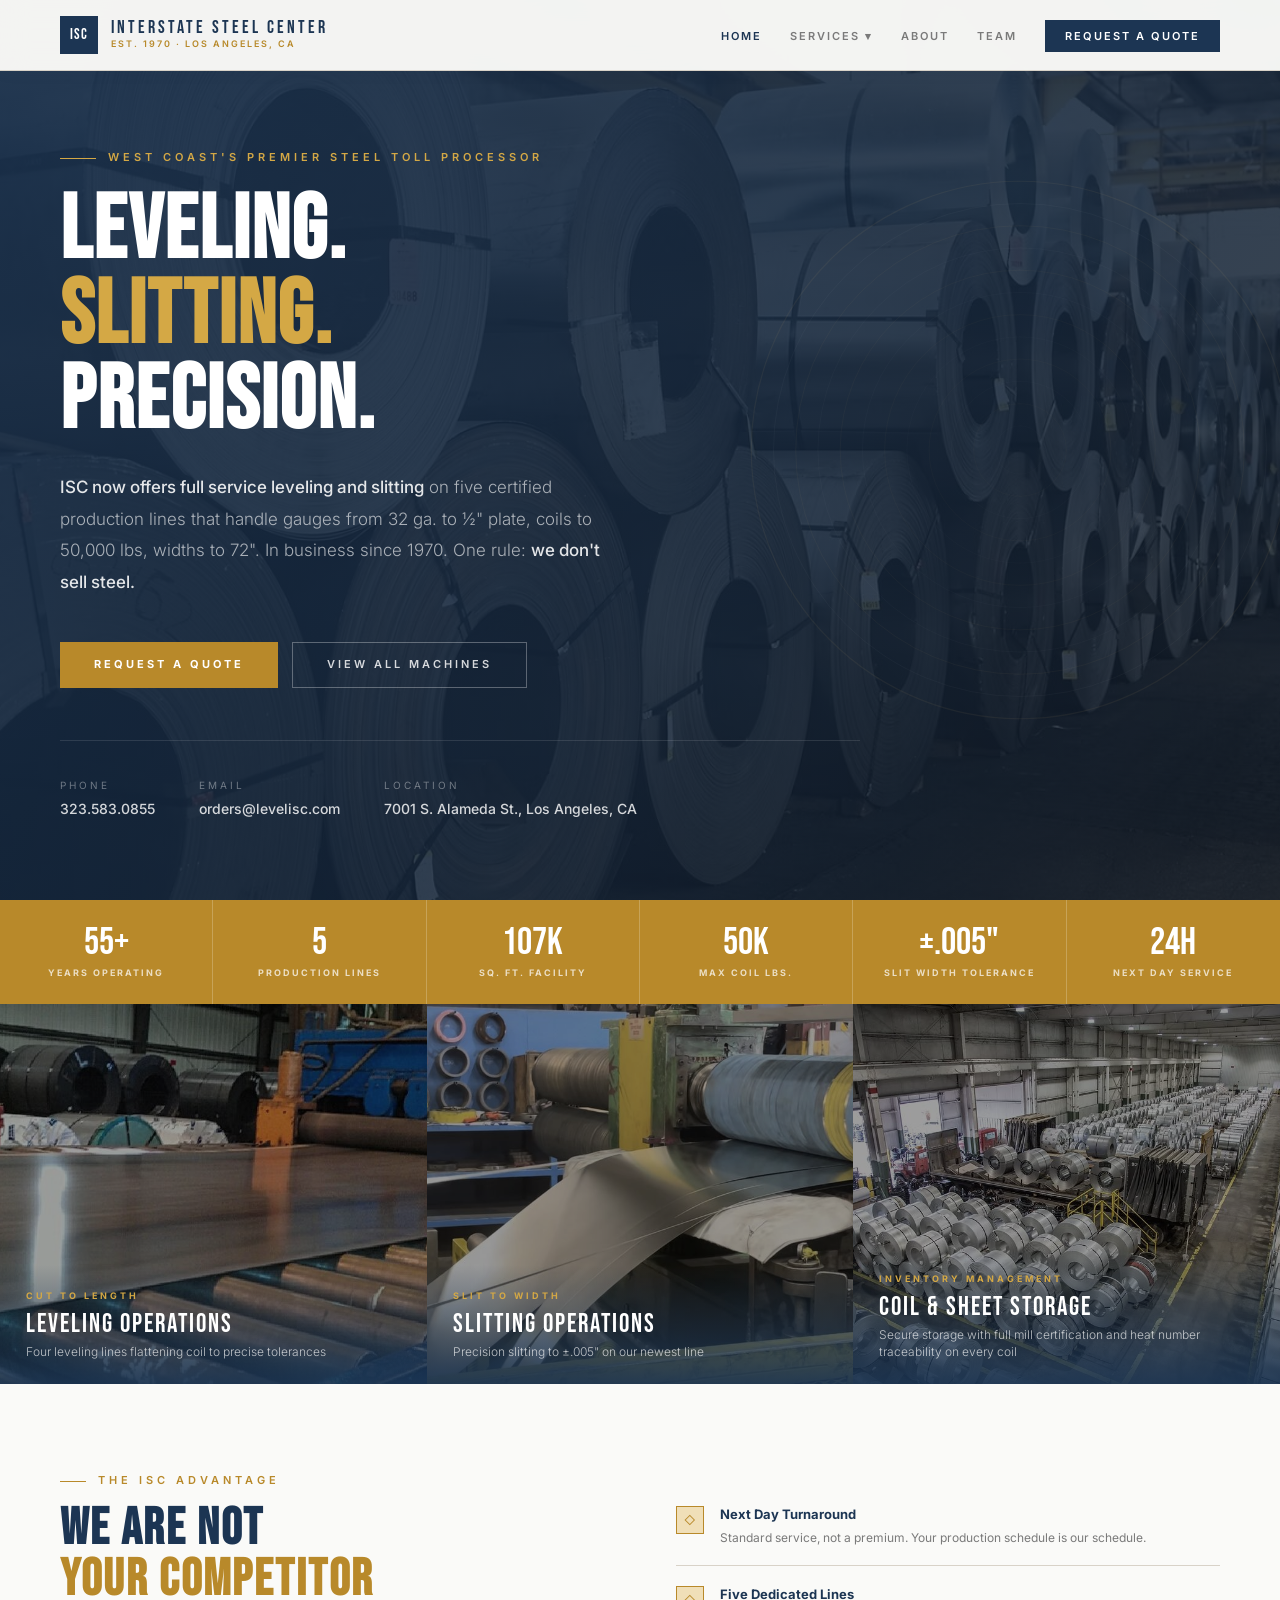
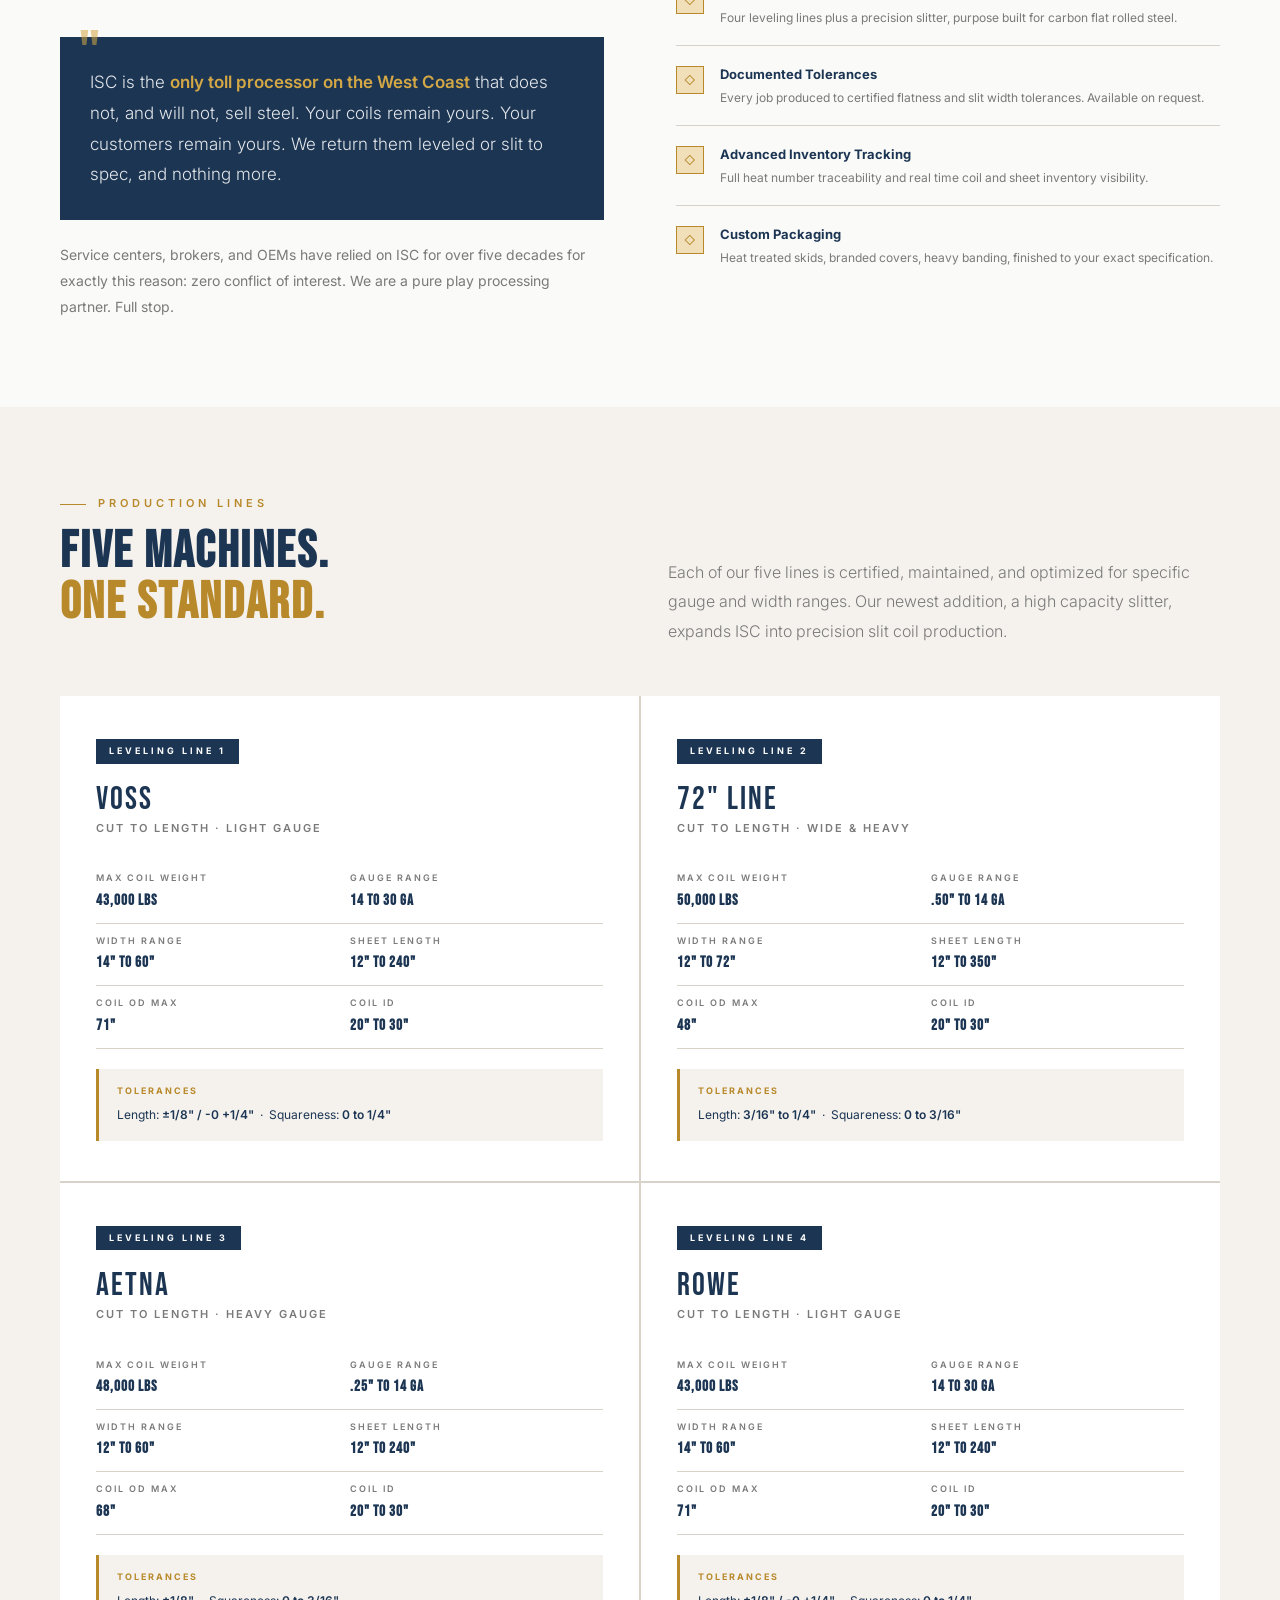
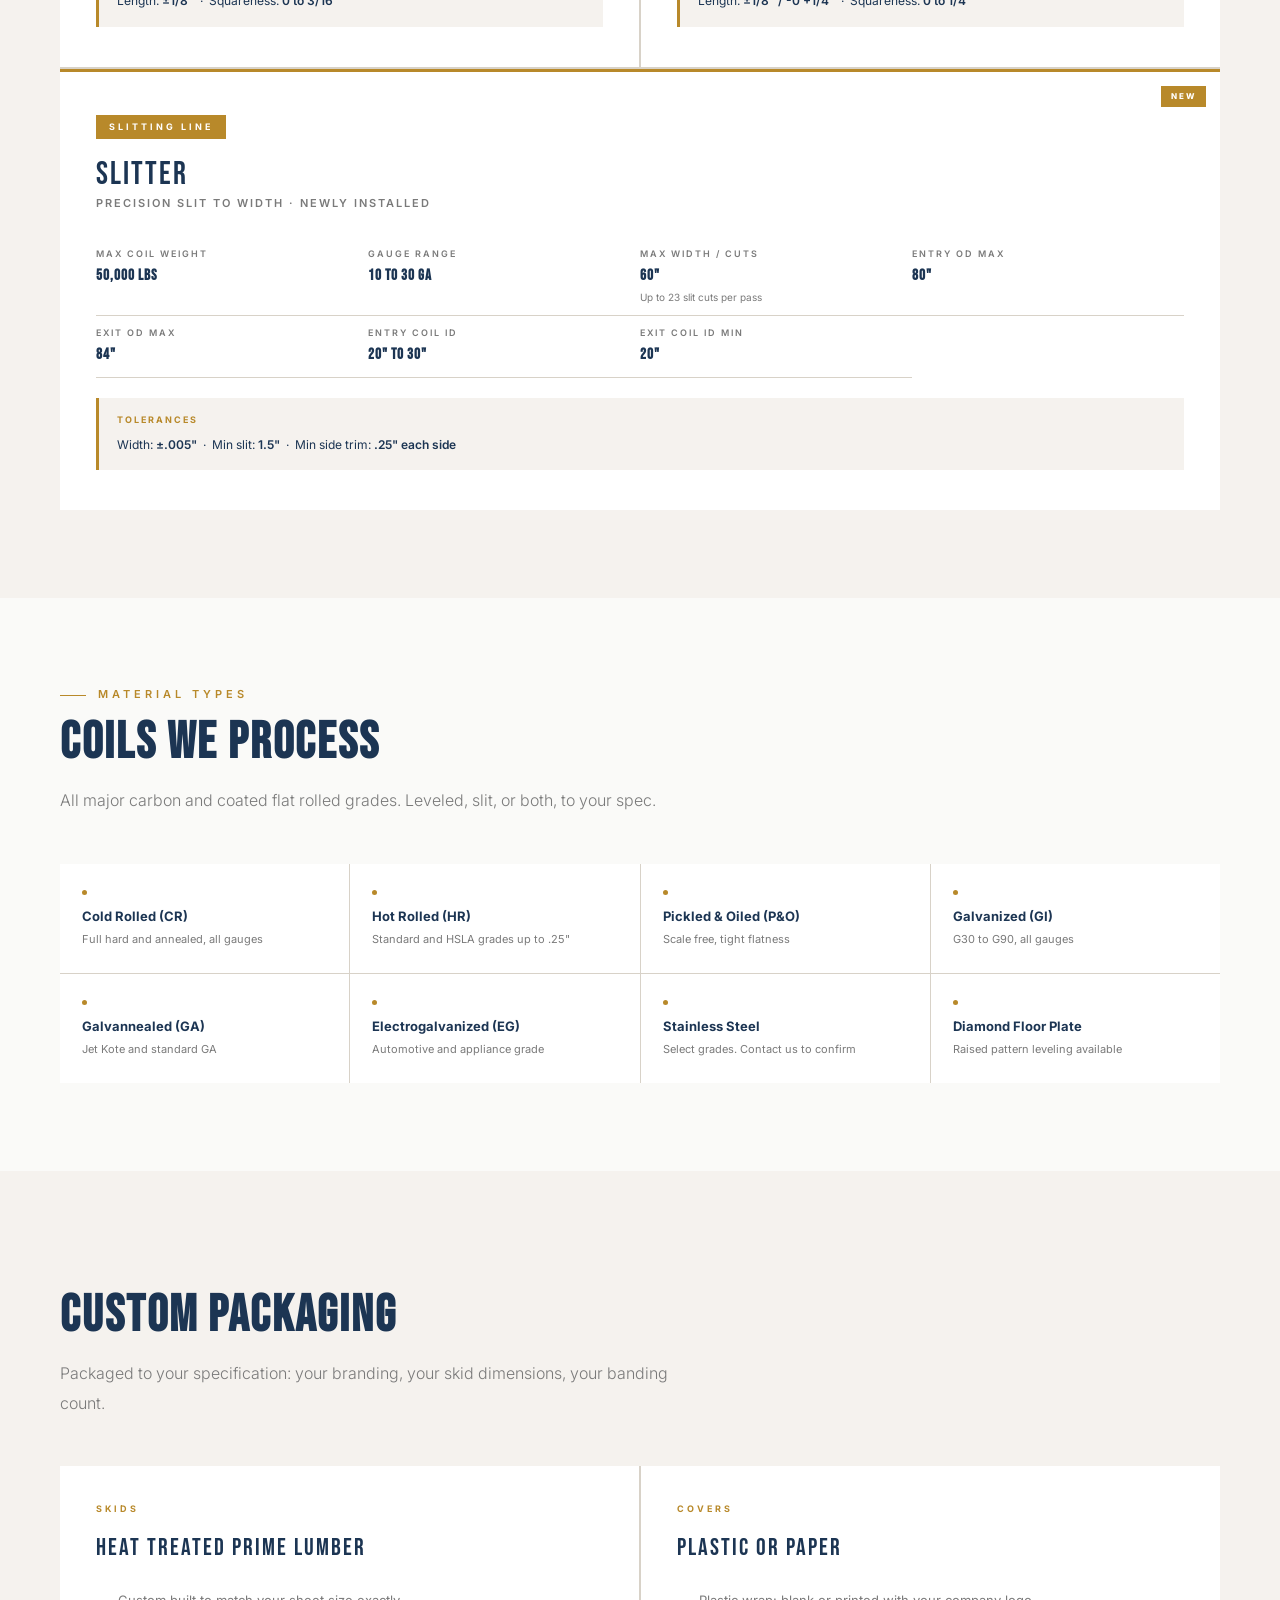
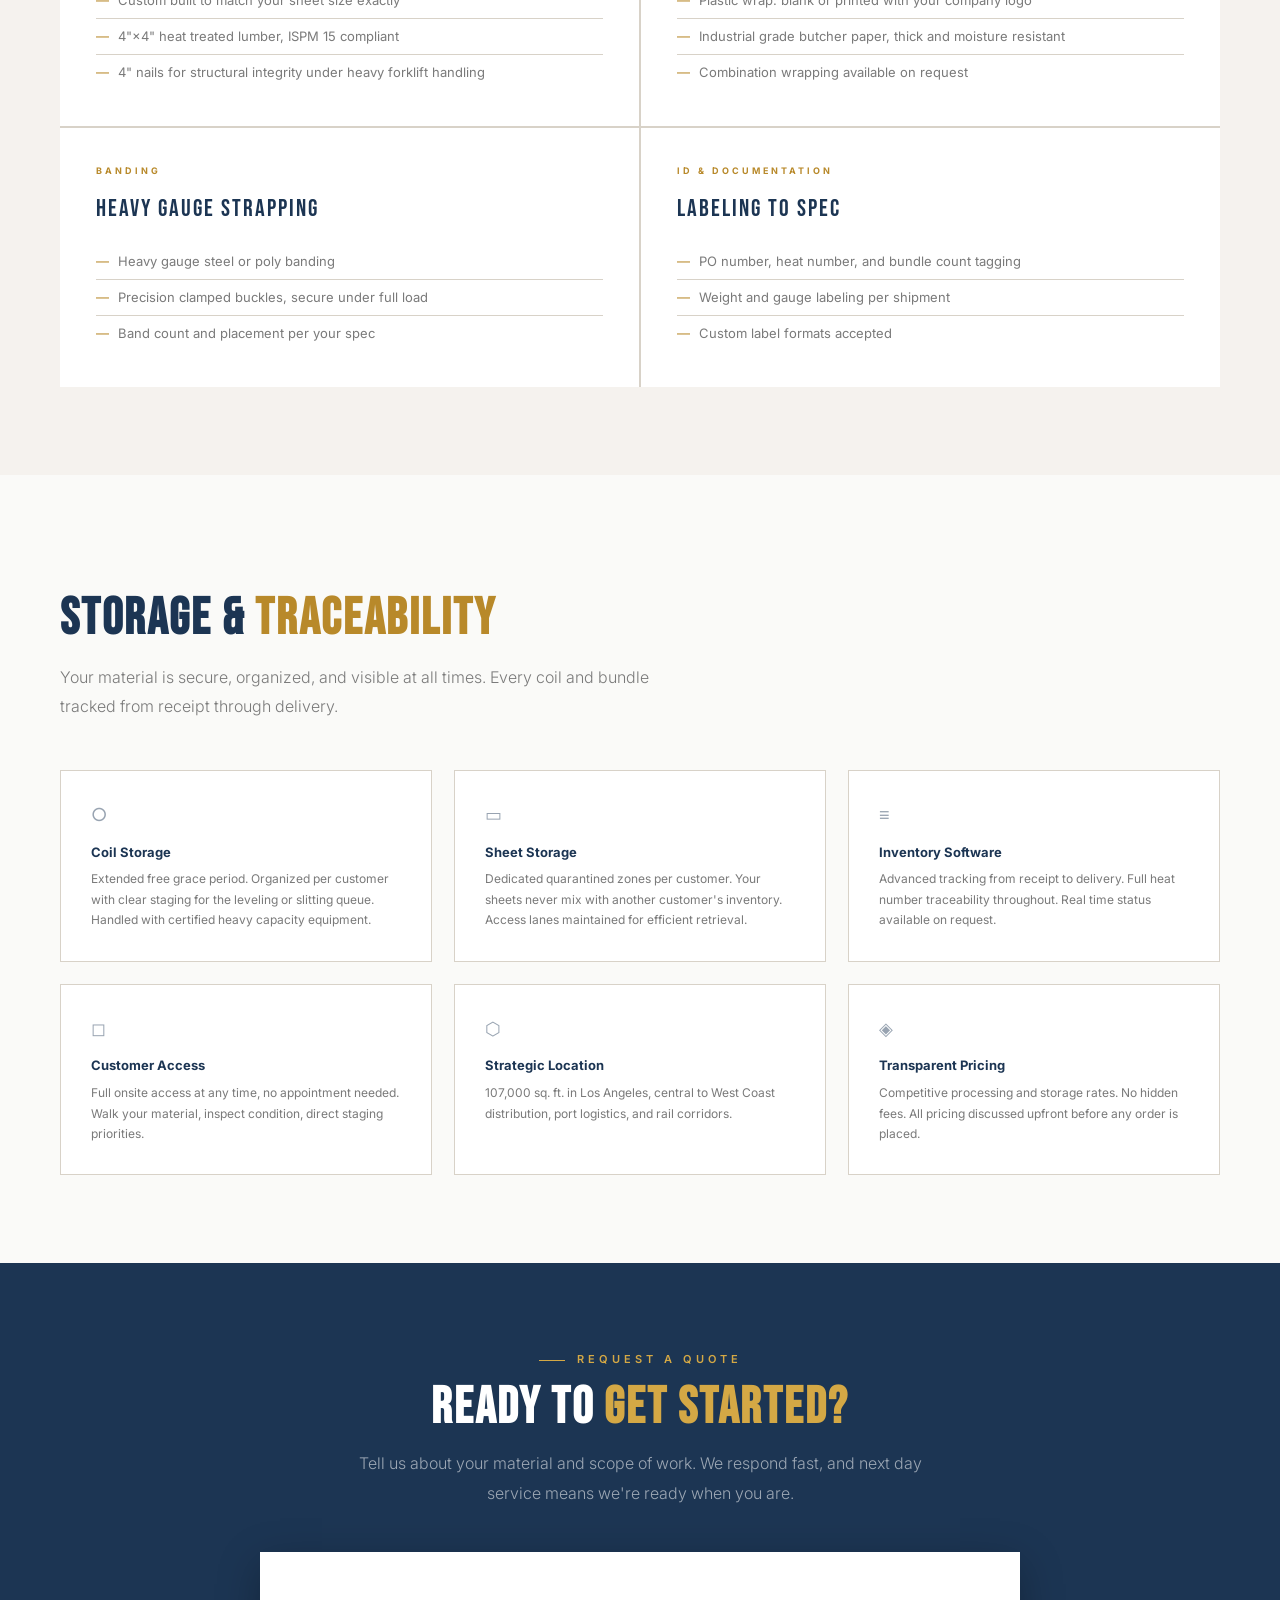
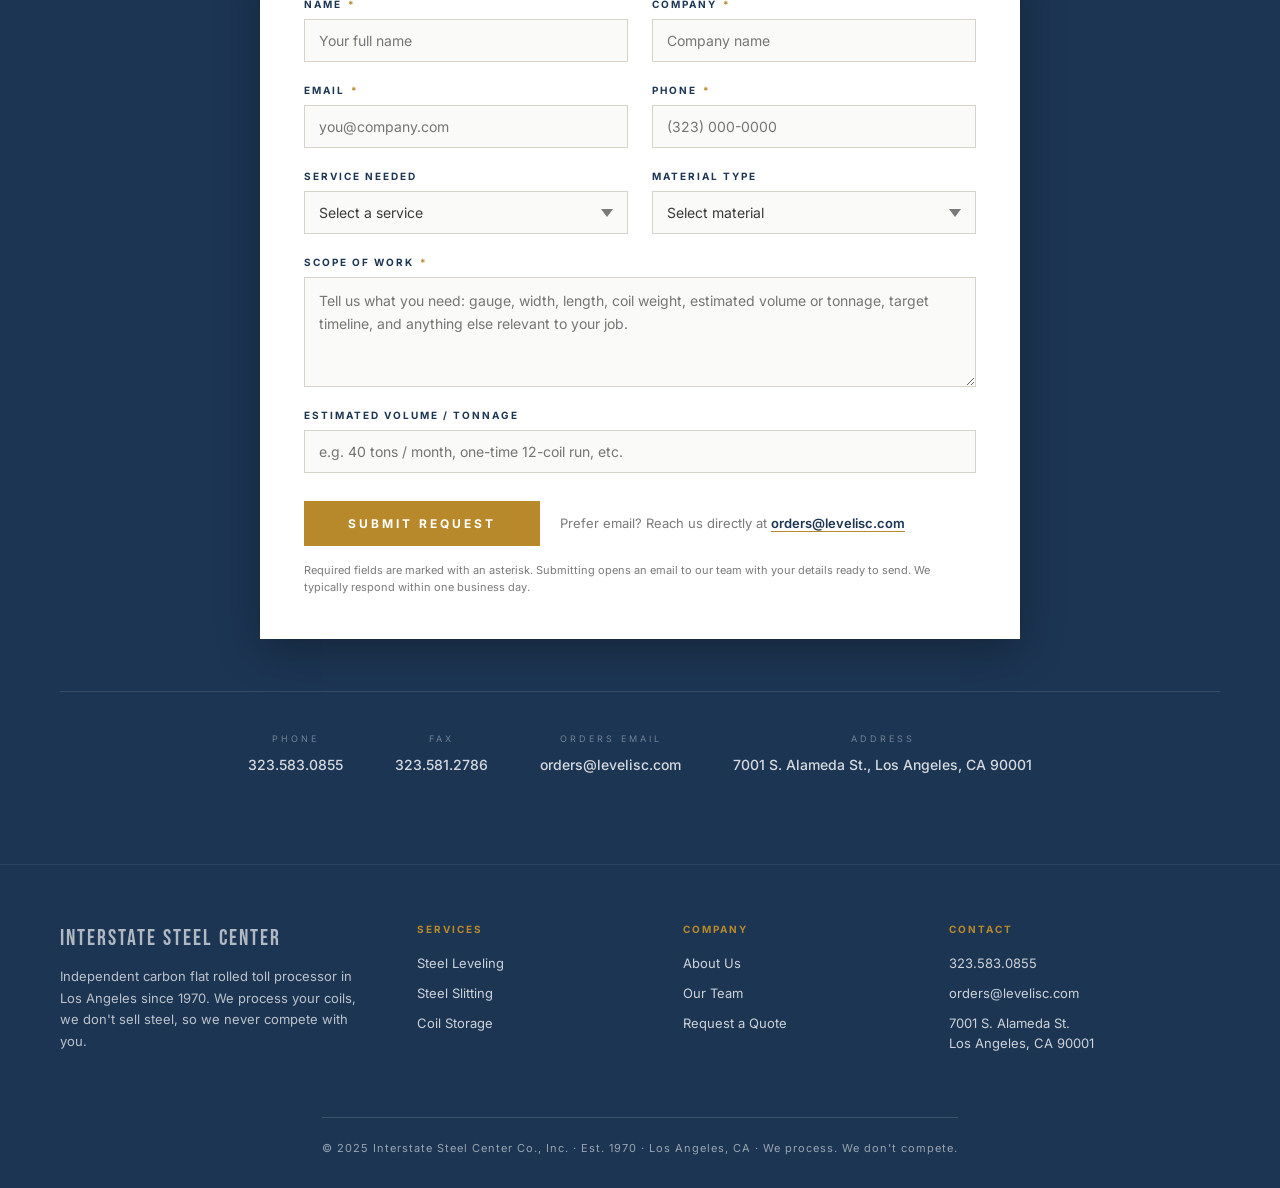
<file: index.html>
<!DOCTYPE html>
<html lang="en">
<head>
<meta charset="UTF-8">
<meta name="viewport" content="width=device-width, initial-scale=1.0">
<title>Steel Coil Leveling &amp; Slitting in Los Angeles | Interstate Steel Center</title>
<meta name="description" content="Independent carbon steel toll processor in Los Angeles since 1970. Coil leveling, slitting, and cut to length on customer owned coils. We process your steel. We never sell it, so we never compete with you.">
<link rel="canonical" href="https://www.interstatesteelcenter.com/">
<meta name="robots" content="index, follow, max-image-preview:large">
<meta property="og:type" content="website">
<meta property="og:site_name" content="Interstate Steel Center">
<meta property="og:title" content="Steel Coil Leveling &amp; Slitting in Los Angeles | Interstate Steel Center">
<meta property="og:description" content="Independent carbon steel toll processor in Los Angeles since 1970. Coil leveling, slitting, and cut to length on customer owned coils. We process your steel. We never sell it, so we never compete with you.">
<meta property="og:url" content="https://www.interstatesteelcenter.com/">
<meta property="og:image" content="https://www.interstatesteelcenter.com/assets/img/hero.jpg">
<link rel="preconnect" href="https://fonts.googleapis.com">
<link href="https://fonts.googleapis.com/css2?family=Bebas+Neue&family=Inter:ital,wght@0,300;0,400;0,500;0,600;0,700;1,300&display=swap" rel="stylesheet">
<link rel="stylesheet" href="assets/style.css">
<script type="application/ld+json">
{
  "@context": "https://schema.org",
  "@type": "LocalBusiness",
  "@id": "https://www.interstatesteelcenter.com/#business",
  "name": "Interstate Steel Center Co., Inc.",
  "alternateName": "ISC",
  "url": "https://www.interstatesteelcenter.com/",
  "image": "https://www.interstatesteelcenter.com/assets/img/hero.jpg",
  "description": "Independent carbon flat-rolled steel toll processor in Los Angeles. Toll leveling and slitting of customer-owned coils since 1970. We do not sell steel.",
  "telephone": "+1-323-583-0855",
  "faxNumber": "+1-323-581-2786",
  "email": "orders@levelisc.com",
  "foundingDate": "1970",
  "address": {"@type": "PostalAddress","streetAddress": "7001 S. Alameda St.","addressLocality": "Los Angeles","addressRegion": "CA","postalCode": "90001","addressCountry": "US"},
  "geo": {"@type": "GeoCoordinates","latitude": 33.9748,"longitude": -118.2470},
  "areaServed": [
    {"@type":"State","name":"Southern California"},
    {"@type":"State","name":"Northern California"},
    {"@type":"State","name":"Nevada"},
    {"@type":"State","name":"Arizona"}
  ],
  "knowsAbout": ["steel coil leveling","steel slitting","toll processing","cut to length","carbon flat rolled steel"]
}
</script>
</head>
<body>
<nav id="main-nav">
 <a class="nav-logo" href="index.html">
 <div class="nav-logo-mark">ISC</div>
 <div>
 <div class="nav-logo-text">Interstate Steel Center</div>
 <div class="nav-logo-sub">Est. 1970 &middot; Los Angeles, CA</div>
 </div>
 </a>
 <button class="nav-toggle" aria-label="Menu" aria-expanded="false"><span></span><span></span><span></span></button>
 <ul class="nav-links">
 <li><a href="index.html" class="active-link">Home</a></li>
 <li class="has-dropdown">
 <a href="#" class="dropdown-trigger">Services &#9662;</a>
 <ul class="dropdown-menu">
 <li><a href="steel-coil-leveling-los-angeles/">Steel Leveling</a></li>
 <li><a href="steel-coil-slitting-los-angeles/">Steel Slitting</a></li>
 <li><a href="steel-coil-storage-los-angeles/">Coil Storage</a></li>
 </ul>
 </li>
 <li><a href="about/">About</a></li>
 <li><a href="team/">Team</a></li>
 <li><a href="request-a-quote/" class="nav-cta">Request a Quote</a></li>
 </ul>
</nav>


 <!-- HERO -->
 <section class="hero">
 <div class="hero-bg-img"></div>
 <div class="hero-overlay"></div>
 <svg class="hero-coil" viewBox="0 0 600 600" xmlns="http://www.w3.org/2000/svg">
 <circle cx="300" cy="300" r="278" fill="none" stroke="#C8A96E" stroke-width="1.2"/>
 <circle cx="300" cy="300" r="255" fill="none" stroke="#fff" stroke-width="0.5" opacity="0.8"/>
 <circle cx="300" cy="300" r="232" fill="none" stroke="#C8A96E" stroke-width="1" opacity="0.7"/>
 <circle cx="300" cy="300" r="209" fill="none" stroke="#fff" stroke-width="0.5" opacity="0.6"/>
 <circle cx="300" cy="300" r="186" fill="none" stroke="#C8A96E" stroke-width="1" opacity="0.6"/>
 <circle cx="300" cy="300" r="163" fill="none" stroke="#fff" stroke-width="0.5" opacity="0.5"/>
 <circle cx="300" cy="300" r="140" fill="none" stroke="#C8A96E" stroke-width="1" opacity="0.5"/>
 <circle cx="300" cy="300" r="117" fill="none" stroke="#fff" stroke-width="0.5" opacity="0.4"/>
 <circle cx="300" cy="300" r="94"  fill="none" stroke="#C8A96E" stroke-width="1" opacity="0.4"/>
 <circle cx="300" cy="300" r="71"  fill="none" stroke="#fff" stroke-width="0.5" opacity="0.4"/>
 <circle cx="300" cy="300" r="48"  fill="none" stroke="#C8A96E" stroke-width="1" opacity="0.35"/>
 <circle cx="300" cy="300" r="25"  fill="none" stroke="#fff" stroke-width="0.5" opacity="0.3"/>
 <line x1="300" y1="22" x2="300" y2="578" stroke="#fff" stroke-width="0.35" opacity="0.25"/>
 <line x1="22" y1="300" x2="578" y2="300" stroke="#fff" stroke-width="0.35" opacity="0.25"/>
 <line x1="104" y1="104" x2="496" y2="496" stroke="#fff" stroke-width="0.25" opacity="0.18"/>
 <line x1="496" y1="104" x2="104" y2="496" stroke="#fff" stroke-width="0.25" opacity="0.18"/>
 </svg>
 <div class="hero-content">
 <div class="hero-eyebrow">West Coast's Premier Steel Toll Processor</div>
 <h1>LEVELING.<br><span>SLITTING.</span><br>PRECISION.</h1>
 <p class="hero-sub">
 <strong>ISC now offers full service leveling and slitting</strong> on five certified production lines that handle gauges from 32 ga. to ½" plate, coils to 50,000 lbs, widths to 72". In business since 1970. One rule: <strong>we don't sell steel.</strong>
 </p>
 <div class="hero-actions">
 <a href="request-a-quote/" class="btn-gold">Request a Quote</a>
 <a href="#machines" class="btn-outline-lt">View All Machines</a>
 </div>
 <div class="hero-meta">
 <div class="hero-meta-item"><span class="hero-meta-label">Phone</span><span class="hero-meta-val"><a href="tel:3235830855">323.583.0855</a></span></div>
 <div class="hero-meta-item"><span class="hero-meta-label">Email</span><span class="hero-meta-val"><a href="mailto:orders@levelisc.com">orders@levelisc.com</a></span></div>
 <div class="hero-meta-item"><span class="hero-meta-label">Location</span><span class="hero-meta-val">7001 S. Alameda St., Los Angeles, CA</span></div>
 </div>
 </div>
 </section>

 <!-- STATS -->
 <div class="stats-bar">
 <div class="stat-item"><div class="stat-num">55+</div><div class="stat-label">Years Operating</div></div>
 <div class="stat-item"><div class="stat-num">5</div><div class="stat-label">Production Lines</div></div>
 <div class="stat-item"><div class="stat-num">107K</div><div class="stat-label">Sq. Ft. Facility</div></div>
 <div class="stat-item"><div class="stat-num">50K</div><div class="stat-label">Max Coil Lbs.</div></div>
 <div class="stat-item"><div class="stat-num">±.005"</div><div class="stat-label">Slit Width Tolerance</div></div>
 <div class="stat-item"><div class="stat-num">24H</div><div class="stat-label">Next Day Service</div></div>
 </div>

 <!-- PHOTO STRIP -->
 <div class="photo-strip">
 <a class="photo-strip-item" href="steel-coil-leveling-los-angeles/">
 <img src="assets/img/leveling.jpg" alt="Interstate Steel Center leveling line in operation">
 <div class="photo-strip-caption">
 <span class="photo-strip-tag">Cut to Length</span>
 <span class="ttl">Leveling Operations</span>
 <span class="sub">Four leveling lines flattening coil to precise tolerances</span>
 </div></a>
 <a class="photo-strip-item" href="steel-coil-slitting-los-angeles/">
 <img src="assets/img/slitting.jpg" alt="Interstate Steel Center slitting line">
 <div class="photo-strip-caption">
 <span class="photo-strip-tag">Slit to Width</span>
 <span class="ttl">Slitting Operations</span>
 <span class="sub">Precision slitting to &plusmn;.005&quot; on our newest line</span>
 </div></a>
 <a class="photo-strip-item" href="steel-coil-storage-los-angeles/">
 <img src="assets/img/storage.jpg" alt="Interstate Steel Center wrap bay coil storage">
 <div class="photo-strip-caption">
 <span class="photo-strip-tag">Inventory Management</span>
 <span class="ttl">Coil &amp; Sheet Storage</span>
 <span class="sub">Secure storage with full mill certification and heat number traceability on every coil</span>
 </div></a>
 </div>


 <!-- DIFFERENCE -->
 <section id="difference">
 <div class="difference-inner">
 <div class="reveal">
 <div class="section-eyebrow">The ISC Advantage</div>
 <h2>WE ARE NOT<br><span>YOUR COMPETITOR</span></h2>
 <div class="diff-statement">
 <p>ISC is the <strong>only toll processor on the West Coast</strong> that does not, and will not, sell steel. Your coils remain yours. Your customers remain yours. We return them leveled or slit to spec, and nothing more.</p>
 </div>
 <p style="margin-top:22px; font-size:14px; color:var(--mid); line-height:1.85;">
 Service centers, brokers, and OEMs have relied on ISC for over five decades for exactly this reason: zero conflict of interest. We are a pure play processing partner. Full stop.
 </p>
 </div>
 <div class="reveal">
 <ul class="diff-list">
 <li><div class="diff-icon">◇</div><div><div class="diff-title">Next Day Turnaround</div><div class="diff-desc">Standard service, not a premium. Your production schedule is our schedule.</div></div></li>
 <li><div class="diff-icon">◇</div><div><div class="diff-title">Five Dedicated Lines</div><div class="diff-desc">Four leveling lines plus a precision slitter, purpose built for carbon flat rolled steel.</div></div></li>
 <li><div class="diff-icon">◇</div><div><div class="diff-title">Documented Tolerances</div><div class="diff-desc">Every job produced to certified flatness and slit width tolerances. Available on request.</div></div></li>
 <li><div class="diff-icon">◇</div><div><div class="diff-title">Advanced Inventory Tracking</div><div class="diff-desc">Full heat number traceability and real time coil and sheet inventory visibility.</div></div></li>
 <li><div class="diff-icon">◇</div><div><div class="diff-title">Custom Packaging</div><div class="diff-desc">Heat treated skids, branded covers, heavy banding, finished to your exact specification.</div></div></li>
 </ul>
 </div>
 </div>
 </section>

 <!-- MACHINES -->
 <section class="alt" id="machines">
 <div class="machines-intro">
 <div class="reveal">
 <div class="section-eyebrow">Production Lines</div>
 <h2>FIVE MACHINES.<br><span>ONE STANDARD.</span></h2>
 </div>
 <p class="section-lead reveal">Each of our five lines is certified, maintained, and optimized for specific gauge and width ranges. Our newest addition, a high capacity slitter, expands ISC into precision slit coil production.</p>
 </div>
 <div class="machines-grid">

 <div class="machine-card reveal">
 <div class="machine-badge">Leveling Line 1</div>
 <div class="machine-name">VOSS</div>
 <div class="machine-type">Cut to Length · Light Gauge</div>
 <div class="machine-specs">
 <div class="spec-row"><div class="spec-key">Max Coil Weight</div><div class="spec-val">43,000 LBS</div></div>
 <div class="spec-row"><div class="spec-key">Gauge Range</div><div class="spec-val">14 to 30 GA</div></div>
 <div class="spec-row"><div class="spec-key">Width Range</div><div class="spec-val">14" to 60"</div></div>
 <div class="spec-row"><div class="spec-key">Sheet Length</div><div class="spec-val">12" to 240"</div></div>
 <div class="spec-row"><div class="spec-key">Coil OD Max</div><div class="spec-val">71"</div></div>
 <div class="spec-row"><div class="spec-key">Coil ID</div><div class="spec-val">20" to 30"</div></div>
 </div>
 <div class="machine-tol"><div class="machine-tol-label">Tolerances</div><div class="machine-tol-vals">Length: <span>±1/8" / -0 +1/4"</span> &nbsp;·&nbsp; Squareness: <span>0 to 1/4"</span></div></div>
 </div>

 <div class="machine-card reveal">
 <div class="machine-badge">Leveling Line 2</div>
 <div class="machine-name">72" LINE</div>
 <div class="machine-type">Cut to Length · Wide &amp; Heavy</div>
 <div class="machine-specs">
 <div class="spec-row"><div class="spec-key">Max Coil Weight</div><div class="spec-val">50,000 LBS</div></div>
 <div class="spec-row"><div class="spec-key">Gauge Range</div><div class="spec-val">.50" to 14 GA</div></div>
 <div class="spec-row"><div class="spec-key">Width Range</div><div class="spec-val">12" to 72"</div></div>
 <div class="spec-row"><div class="spec-key">Sheet Length</div><div class="spec-val">12" to 350"</div></div>
 <div class="spec-row"><div class="spec-key">Coil OD Max</div><div class="spec-val">48"</div></div>
 <div class="spec-row"><div class="spec-key">Coil ID</div><div class="spec-val">20" to 30"</div></div>
 </div>
 <div class="machine-tol"><div class="machine-tol-label">Tolerances</div><div class="machine-tol-vals">Length: <span>3/16" to 1/4"</span> &nbsp;·&nbsp; Squareness: <span>0 to 3/16"</span></div></div>
 </div>

 <div class="machine-card reveal">
 <div class="machine-badge">Leveling Line 3</div>
 <div class="machine-name">AETNA</div>
 <div class="machine-type">Cut to Length · Heavy Gauge</div>
 <div class="machine-specs">
 <div class="spec-row"><div class="spec-key">Max Coil Weight</div><div class="spec-val">48,000 LBS</div></div>
 <div class="spec-row"><div class="spec-key">Gauge Range</div><div class="spec-val">.25" to 14 GA</div></div>
 <div class="spec-row"><div class="spec-key">Width Range</div><div class="spec-val">12" to 60"</div></div>
 <div class="spec-row"><div class="spec-key">Sheet Length</div><div class="spec-val">12" to 240"</div></div>
 <div class="spec-row"><div class="spec-key">Coil OD Max</div><div class="spec-val">68"</div></div>
 <div class="spec-row"><div class="spec-key">Coil ID</div><div class="spec-val">20" to 30"</div></div>
 </div>
 <div class="machine-tol"><div class="machine-tol-label">Tolerances</div><div class="machine-tol-vals">Length: <span>±1/8"</span> &nbsp;·&nbsp; Squareness: <span>0 to 3/16"</span></div></div>
 </div>

 <div class="machine-card reveal">
 <div class="machine-badge">Leveling Line 4</div>
 <div class="machine-name">ROWE</div>
 <div class="machine-type">Cut to Length · Light Gauge</div>
 <div class="machine-specs">
 <div class="spec-row"><div class="spec-key">Max Coil Weight</div><div class="spec-val">43,000 LBS</div></div>
 <div class="spec-row"><div class="spec-key">Gauge Range</div><div class="spec-val">14 to 30 GA</div></div>
 <div class="spec-row"><div class="spec-key">Width Range</div><div class="spec-val">14" to 60"</div></div>
 <div class="spec-row"><div class="spec-key">Sheet Length</div><div class="spec-val">12" to 240"</div></div>
 <div class="spec-row"><div class="spec-key">Coil OD Max</div><div class="spec-val">71"</div></div>
 <div class="spec-row"><div class="spec-key">Coil ID</div><div class="spec-val">20" to 30"</div></div>
 </div>
 <div class="machine-tol"><div class="machine-tol-label">Tolerances</div><div class="machine-tol-vals">Length: <span>±1/8" / -0 +1/4"</span> &nbsp;·&nbsp; Squareness: <span>0 to 1/4"</span></div></div>
 </div>

 <div class="machine-card reveal slitter-wide" style="border-top:3px solid var(--gold);">
 <div class="new-ribbon">New</div>
 <div class="machine-badge gold">Slitting Line</div>
 <div class="machine-name">SLITTER</div>
 <div class="machine-type">Precision Slit to Width · Newly Installed</div>
 <div class="machine-specs">
 <div class="spec-row"><div class="spec-key">Max Coil Weight</div><div class="spec-val">50,000 LBS</div></div>
 <div class="spec-row"><div class="spec-key">Gauge Range</div><div class="spec-val">10 to 30 GA</div></div>
 <div class="spec-row full"><div class="spec-key">Max Width / Cuts</div><div class="spec-val">60"</div><div class="spec-sub">Up to 23 slit cuts per pass</div></div>
 <div class="spec-row"><div class="spec-key">Entry OD Max</div><div class="spec-val">80"</div></div>
 <div class="spec-row"><div class="spec-key">Exit OD Max</div><div class="spec-val">84"</div></div>
 <div class="spec-row"><div class="spec-key">Entry Coil ID</div><div class="spec-val">20" to 30"</div></div>
 <div class="spec-row"><div class="spec-key">Exit Coil ID Min</div><div class="spec-val">20"</div></div>
 </div>
 <div class="machine-tol"><div class="machine-tol-label">Tolerances</div><div class="machine-tol-vals">Width: <span>±.005"</span> &nbsp;·&nbsp; Min slit: <span>1.5"</span> &nbsp;·&nbsp; Min side trim: <span>.25" each side</span></div></div>
 </div>

 </div>
 </section>

 <!-- PRODUCTS -->
 <section id="products">
 <div class="reveal"><div class="section-eyebrow">Material Types</div></div>
 <h2 class="reveal">COILS WE PROCESS</h2>
 <p class="section-lead reveal">All major carbon and coated flat rolled grades. Leveled, slit, or both, to your spec.</p>
 <div class="products-grid">
 <div class="product-card reveal"><div class="product-dot"></div><div class="product-name">Cold Rolled (CR)</div><div class="product-detail">Full hard and annealed, all gauges</div></div>
 <div class="product-card reveal"><div class="product-dot"></div><div class="product-name">Hot Rolled (HR)</div><div class="product-detail">Standard and HSLA grades up to .25"</div></div>
 <div class="product-card reveal"><div class="product-dot"></div><div class="product-name">Pickled &amp; Oiled (P&amp;O)</div><div class="product-detail">Scale free, tight flatness</div></div>
 <div class="product-card reveal"><div class="product-dot"></div><div class="product-name">Galvanized (GI)</div><div class="product-detail">G30 to G90, all gauges</div></div>
 <div class="product-card reveal"><div class="product-dot"></div><div class="product-name">Galvannealed (GA)</div><div class="product-detail">Jet Kote and standard GA</div></div>
 <div class="product-card reveal"><div class="product-dot"></div><div class="product-name">Electrogalvanized (EG)</div><div class="product-detail">Automotive and appliance grade</div></div>
 <div class="product-card reveal"><div class="product-dot"></div><div class="product-name">Stainless Steel</div><div class="product-detail">Select grades. Contact us to confirm</div></div>
 <div class="product-card reveal"><div class="product-dot"></div><div class="product-name">Diamond Floor Plate</div><div class="product-detail">Raised pattern leveling available</div></div>
 </div>
 </section>

 <!-- PACKAGING -->
 <section class="alt" id="packaging">
 <div class="reveal"><div class="section-eyebrow">Finished &amp; Ready</div></div>
 <h2 class="reveal">CUSTOM PACKAGING</h2>
 <p class="section-lead reveal">Packaged to your specification: your branding, your skid dimensions, your banding count.</p>
 <div class="pkg-grid">
 <div class="pkg-card reveal"><div class="pkg-label">Skids</div><div class="pkg-title">Heat Treated Prime Lumber</div><ul class="pkg-list"><li>Custom built to match your sheet size exactly</li><li>4"×4" heat treated lumber, ISPM 15 compliant</li><li>4" nails for structural integrity under heavy forklift handling</li></ul></div>
 <div class="pkg-card reveal"><div class="pkg-label">Covers</div><div class="pkg-title">Plastic or Paper</div><ul class="pkg-list"><li>Plastic wrap: blank or printed with your company logo</li><li>Industrial grade butcher paper, thick and moisture resistant</li><li>Combination wrapping available on request</li></ul></div>
 <div class="pkg-card reveal"><div class="pkg-label">Banding</div><div class="pkg-title">Heavy Gauge Strapping</div><ul class="pkg-list"><li>Heavy gauge steel or poly banding</li><li>Precision clamped buckles, secure under full load</li><li>Band count and placement per your spec</li></ul></div>
 <div class="pkg-card reveal"><div class="pkg-label">ID &amp; Documentation</div><div class="pkg-title">Labeling to Spec</div><ul class="pkg-list"><li>PO number, heat number, and bundle count tagging</li><li>Weight and gauge labeling per shipment</li><li>Custom label formats accepted</li></ul></div>
 </div>
 </section>

 <!-- STORAGE -->
 <section id="storage">
 <div class="reveal"><div class="section-eyebrow">Inventory Management</div></div>
 <h2 class="reveal">STORAGE &amp; <span>TRACEABILITY</span></h2>
 <p class="section-lead reveal">Your material is secure, organized, and visible at all times. Every coil and bundle tracked from receipt through delivery.</p>
 <div class="storage-grid">
 <div class="storage-card reveal"><div class="storage-icon">○</div><div class="storage-title">Coil Storage</div><div class="storage-desc">Extended free grace period. Organized per customer with clear staging for the leveling or slitting queue. Handled with certified heavy capacity equipment.</div></div>
 <div class="storage-card reveal"><div class="storage-icon">▭</div><div class="storage-title">Sheet Storage</div><div class="storage-desc">Dedicated quarantined zones per customer. Your sheets never mix with another customer's inventory. Access lanes maintained for efficient retrieval.</div></div>
 <div class="storage-card reveal"><div class="storage-icon">≡</div><div class="storage-title">Inventory Software</div><div class="storage-desc">Advanced tracking from receipt to delivery. Full heat number traceability throughout. Real time status available on request.</div></div>
 <div class="storage-card reveal"><div class="storage-icon">◻</div><div class="storage-title">Customer Access</div><div class="storage-desc">Full onsite access at any time, no appointment needed. Walk your material, inspect condition, direct staging priorities.</div></div>
 <div class="storage-card reveal"><div class="storage-icon">⬡</div><div class="storage-title">Strategic Location</div><div class="storage-desc">107,000 sq. ft. in Los Angeles, central to West Coast distribution, port logistics, and rail corridors.</div></div>
 <div class="storage-card reveal"><div class="storage-icon">◈</div><div class="storage-title">Transparent Pricing</div><div class="storage-desc">Competitive processing and storage rates. No hidden fees. All pricing discussed upfront before any order is placed.</div></div>
 </div>
 </section>

 <!-- CTA / QUOTE FORM -->
 <section class="cta-section" id="contact">
 <div class="section-eyebrow reveal" style="display:flex; justify-content:center;">Request a Quote</div>
 <h2 class="reveal">READY TO <span>GET STARTED?</span></h2>
 <p class="section-lead reveal">Tell us about your material and scope of work. We respond fast, and next day service means we're ready when you are.</p>

 <div class="quote-form-wrap reveal">
 <form class="quote-form" id="quoteForm" onsubmit="return false;">
 <input type="text" name="_gotcha" style="display:none" tabindex="-1" autocomplete="off">

 <div class="quote-form-grid">
 <div class="qf-field">
 <label class="qf-label">Name <span class="req">*</span></label>
 <input type="text" id="qf_name" name="Name" required placeholder="Your full name">
 </div>
 <div class="qf-field">
 <label class="qf-label">Company <span class="req">*</span></label>
 <input type="text" id="qf_company" name="Company" required placeholder="Company name">
 </div>
 <div class="qf-field">
 <label class="qf-label">Email <span class="req">*</span></label>
 <input type="email" id="qf_email" name="Email" required placeholder="you@company.com">
 </div>
 <div class="qf-field">
 <label class="qf-label">Phone <span class="req">*</span></label>
 <input type="tel" id="qf_phone" name="Phone" required placeholder="(323) 000-0000">
 </div>
 <div class="qf-field">
 <label class="qf-label">Service Needed</label>
 <select id="qf_service" name="Service Needed">
 <option value="">Select a service</option>
 <option>Cut to Length Leveling</option>
 <option>Slitting</option>
 <option>Leveling &amp; Slitting</option>
 <option>Storage / Warehousing</option>
 <option>Not sure, need guidance</option>
 </select>
 </div>
 <div class="qf-field">
 <label class="qf-label">Material Type</label>
 <select id="qf_material" name="Material Type">
 <option value="">Select material</option>
 <option>Cold Rolled (CR)</option>
 <option>Hot Rolled (HR)</option>
 <option>Pickled &amp; Oiled (P&amp;O)</option>
 <option>Galvanized (GI)</option>
 <option>Galvannealed (GA)</option>
 <option>Electrogalvanized (EG)</option>
 <option>Stainless Steel</option>
 <option>Diamond Floor Plate</option>
 <option>Other / Multiple</option>
 </select>
 </div>
 <div class="qf-field full">
 <label class="qf-label">Scope of Work <span class="req">*</span></label>
 <textarea id="qf_scope" name="Scope of Work" required placeholder="Tell us what you need: gauge, width, length, coil weight, estimated volume or tonnage, target timeline, and anything else relevant to your job."></textarea>
 </div>
 <div class="qf-field full">
 <label class="qf-label">Estimated Volume / Tonnage</label>
 <input type="text" id="qf_volume" name="Estimated Volume" placeholder="e.g. 40 tons / month, one-time 12-coil run, etc.">
 </div>
 </div>

 <div class="qf-submit-row">
 <button type="submit" class="qf-submit" id="qfSubmit">Submit Request</button>
 <span class="qf-alt">Prefer email? Reach us directly at <a href="mailto:orders@levelisc.com">orders@levelisc.com</a></span>
 </div>
 <div class="qf-error" id="qfError">Please fill in the required fields, or email us directly at orders@levelisc.com or call 323.583.0855.</div>
 <p class="qf-note">Required fields are marked with an asterisk. Submitting opens an email to our team with your details ready to send. We typically respond within one business day.</p>
 </form>

 <div class="qf-success" id="qfSuccess">
 <div class="qf-success-icon">
 <svg viewBox="0 0 24 24"><path d="M5 13l4 4L19 7" stroke-linecap="round" stroke-linejoin="round"/></svg>
 </div>
 <h3>Almost Done</h3>
 <p>Your email should now be open with all your details filled in. Just hit send and it comes straight to our team. If your email didn't open, reach us at orders@levelisc.com or call 323.583.0855.</p>
 </div>
 </div>

 <div class="cta-contact reveal">
 <div class="cta-contact-item"><div class="cta-contact-label">Phone</div><div class="cta-contact-val"><a href="tel:3235830855">323.583.0855</a></div></div>
 <div class="cta-contact-item"><div class="cta-contact-label">Fax</div><div class="cta-contact-val">323.581.2786</div></div>
 <div class="cta-contact-item"><div class="cta-contact-label">Orders Email</div><div class="cta-contact-val"><a href="mailto:orders@levelisc.com">orders@levelisc.com</a></div></div>
 <div class="cta-contact-item"><div class="cta-contact-label">Address</div><div class="cta-contact-val">7001 S. Alameda St., Los Angeles, CA 90001</div></div>
 </div>
 </section>

 
<footer class="site-footer">
 <div class="footer-cols">
 <div class="footer-brand">
 <div class="footer-logo">Interstate Steel Center</div>
 <p>Independent carbon flat rolled toll processor in Los Angeles since 1970. We process your coils, we don't sell steel, so we never compete with you.</p>
 </div>
 <div>
 <h5>Services</h5>
 <a href="steel-coil-leveling-los-angeles/">Steel Leveling</a>
 <a href="steel-coil-slitting-los-angeles/">Steel Slitting</a>
 <a href="steel-coil-storage-los-angeles/">Coil Storage</a>
 </div>
 <div>
 <h5>Company</h5>
 <a href="about/">About Us</a>
 <a href="team/">Our Team</a>
 <a href="request-a-quote/">Request a Quote</a>
 </div>
 <div>
 <h5>Contact</h5>
 <a href="tel:3235830855">323.583.0855</a>
 <a href="mailto:orders@levelisc.com">orders@levelisc.com</a>
 <a href="https://maps.google.com/?q=7001+S+Alameda+St+Los+Angeles+CA+90001" target="_blank" rel="noopener">7001 S. Alameda St.<br>Los Angeles, CA 90001</a>
 </div>
 </div>
 <div class="footer-bottom">&copy; 2025 Interstate Steel Center Co., Inc. &middot; Est. 1970 &middot; Los Angeles, CA &middot; We process. We don't compete.</div>
</footer>
<script src="assets/app.js"></script>
</body>
</html>
</file>
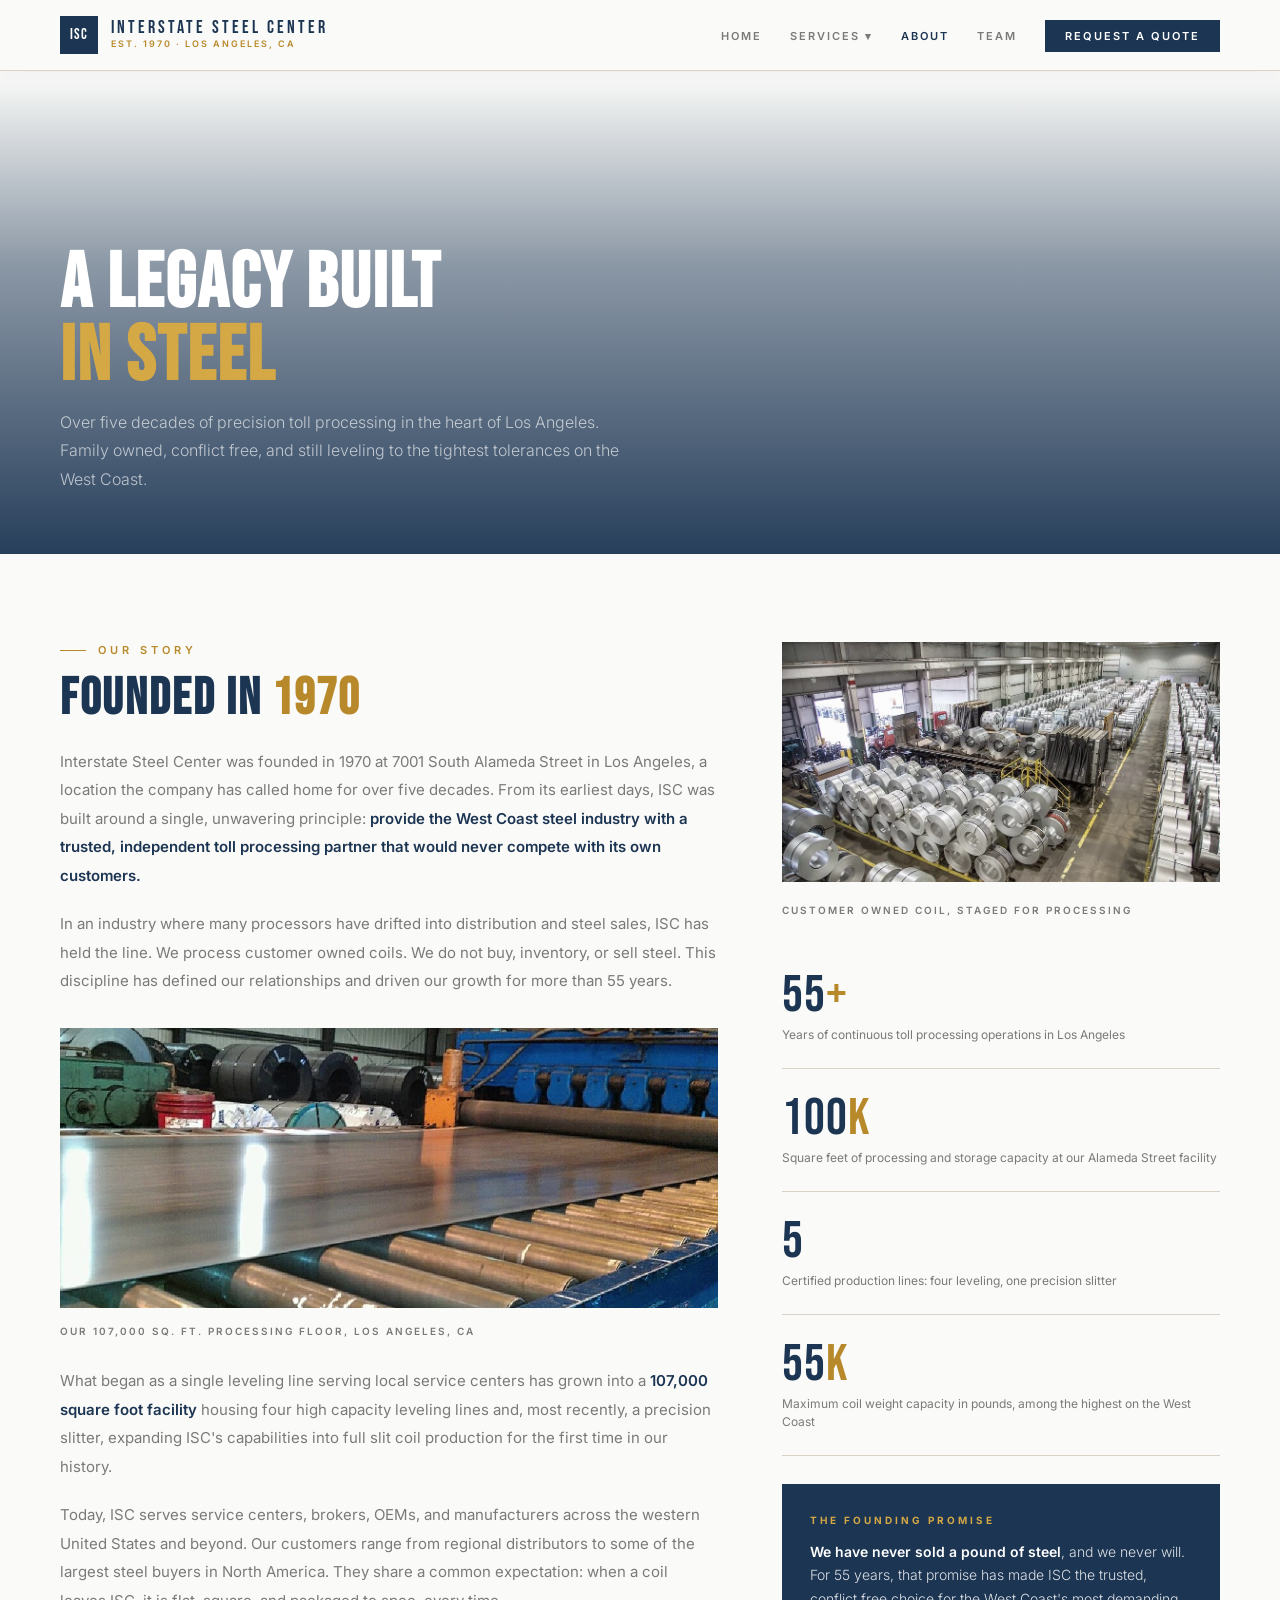
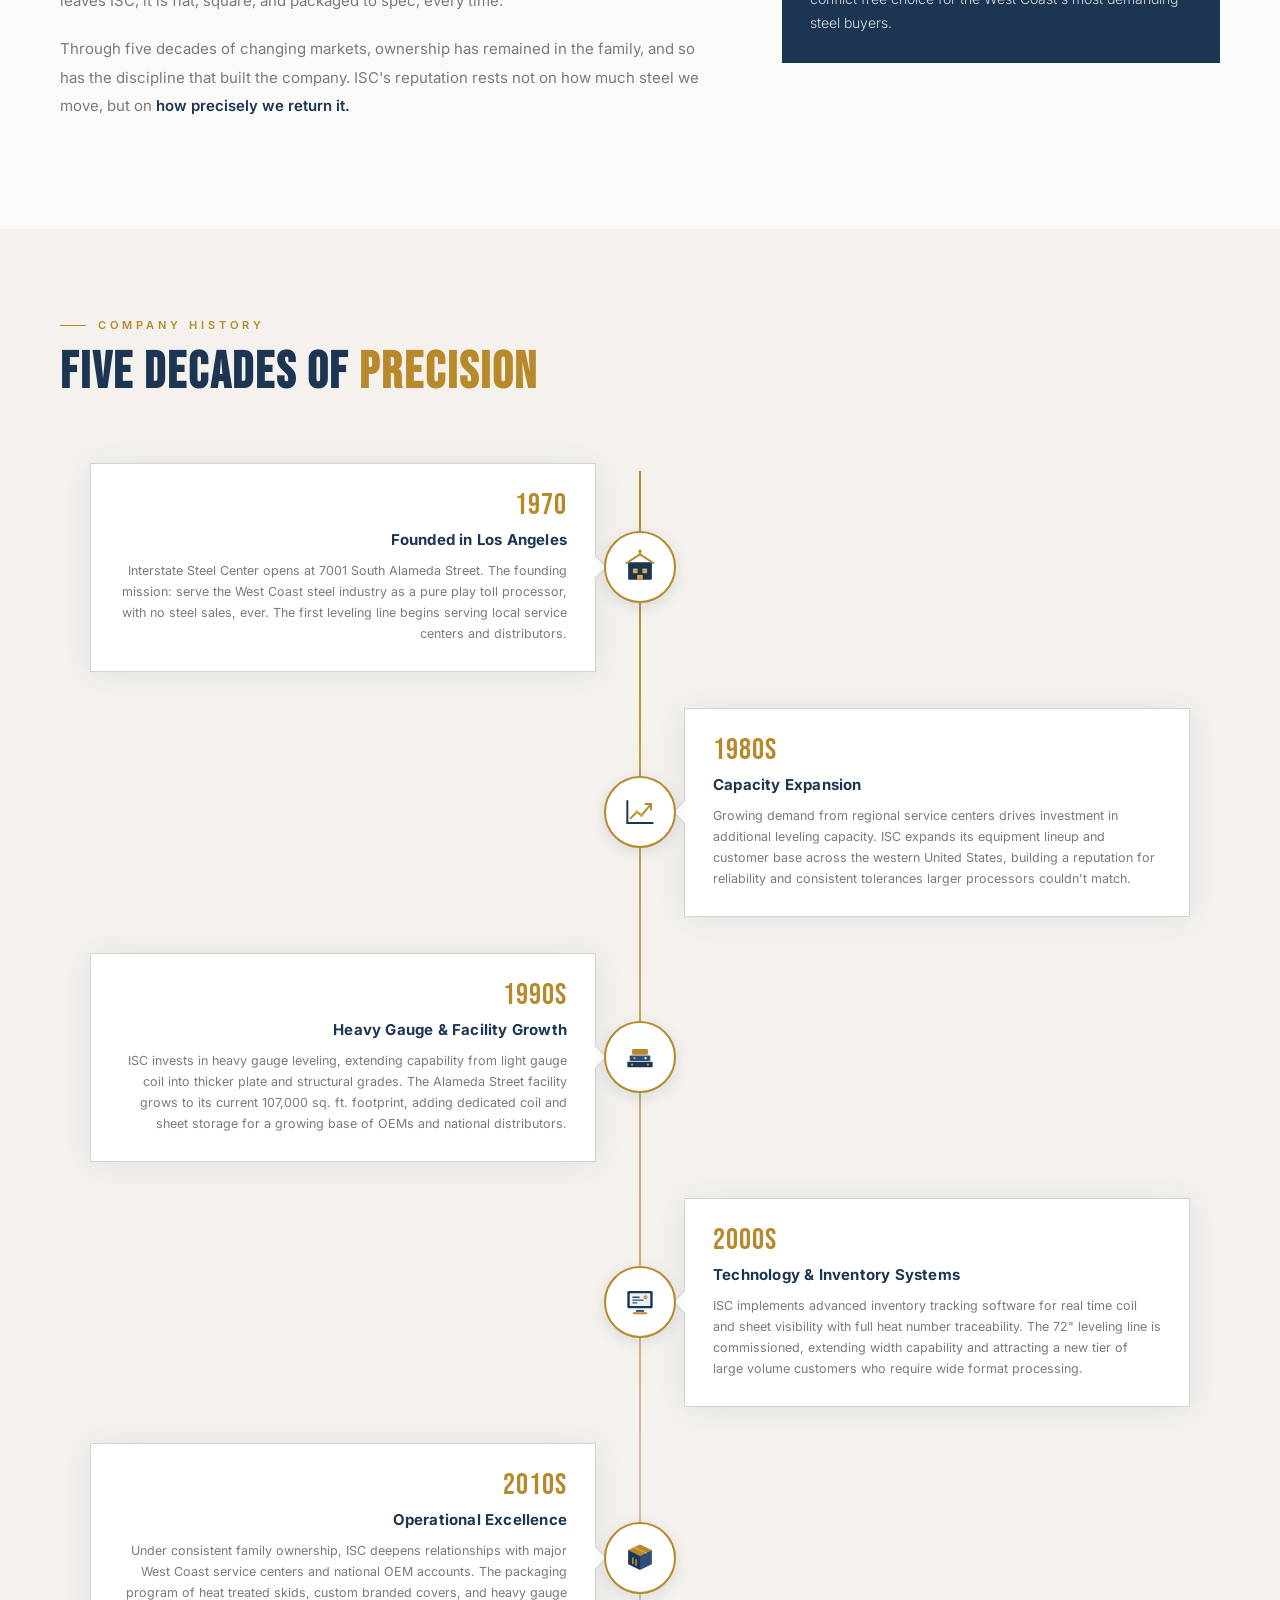
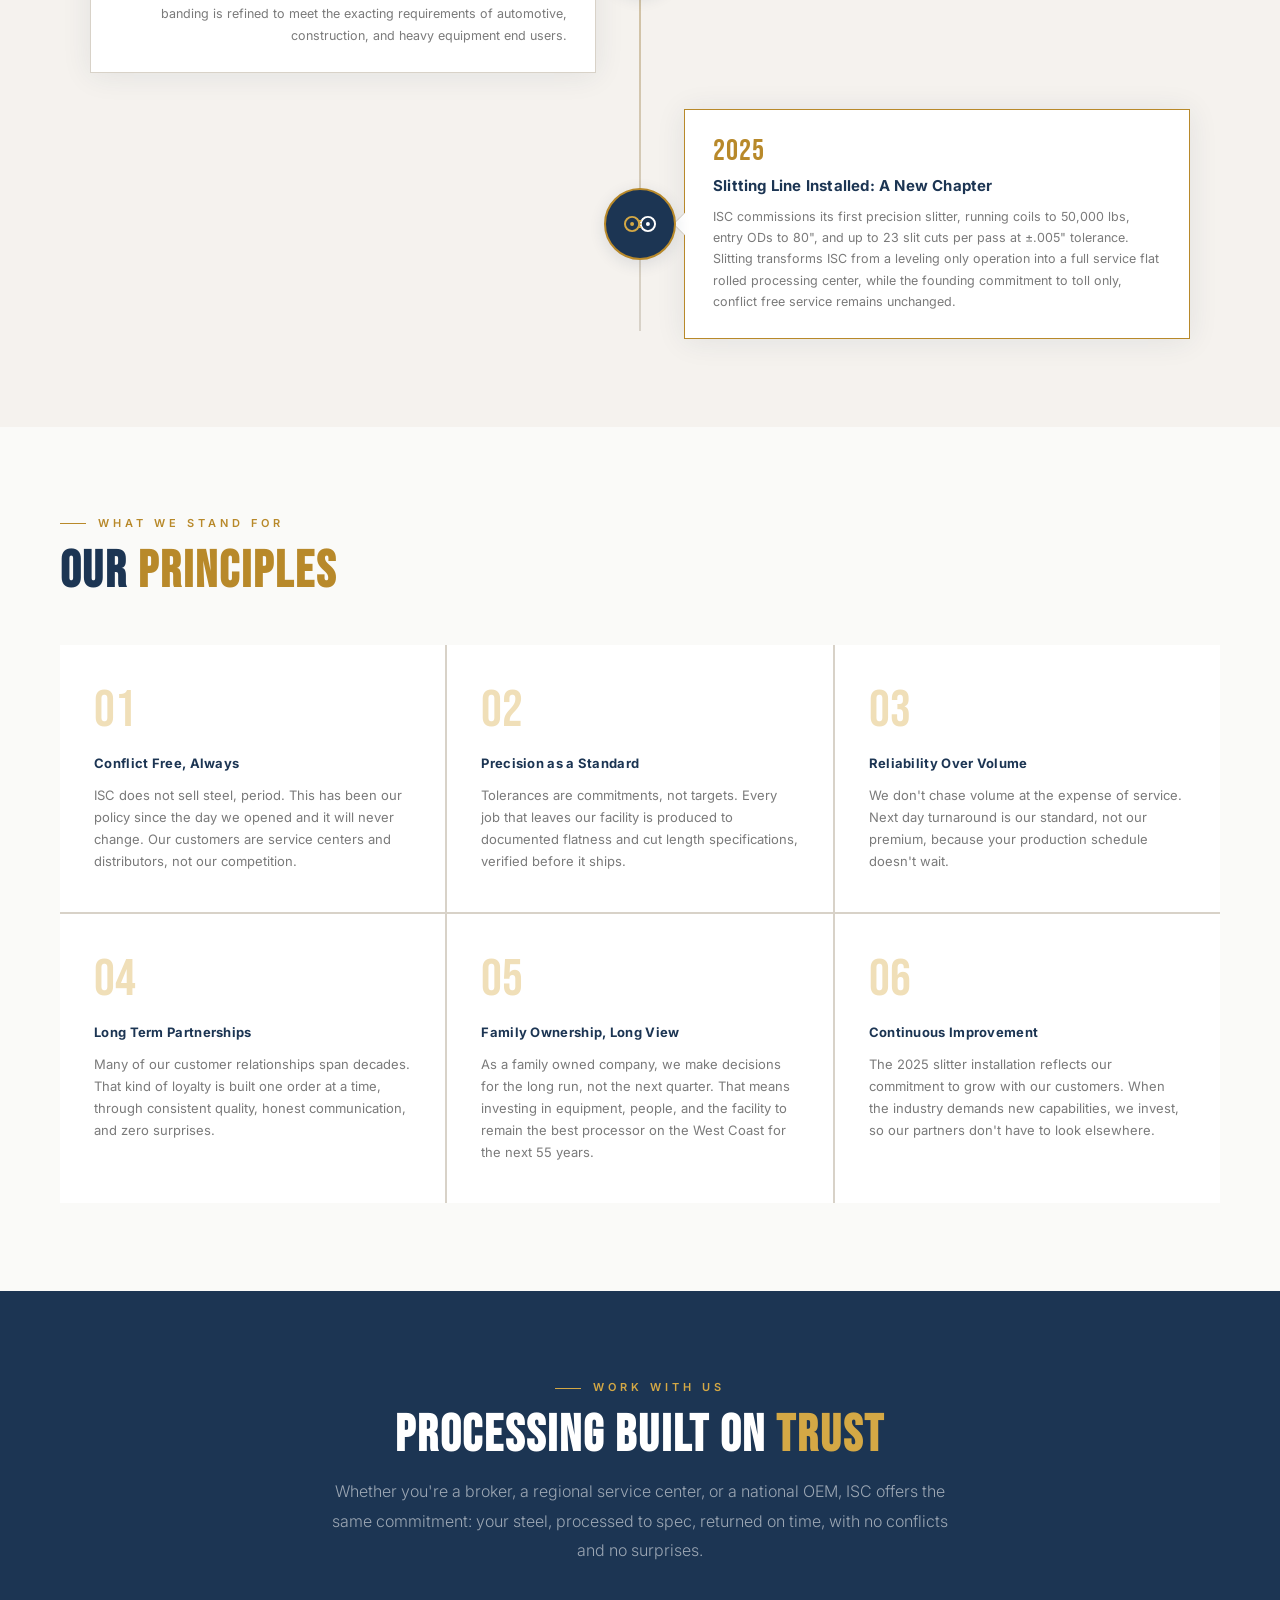
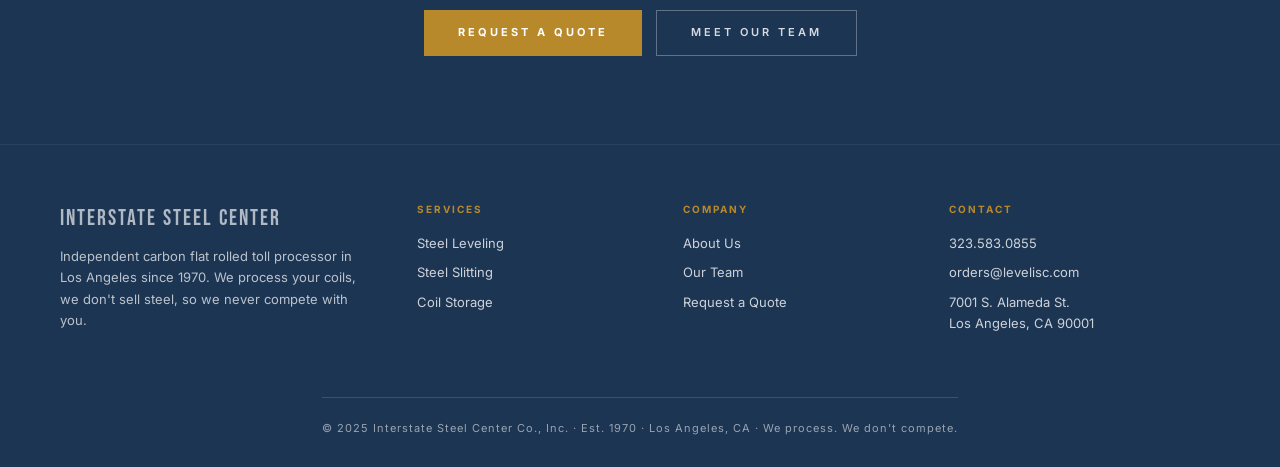
<file: about/index.html>
<!DOCTYPE html>
<html lang="en">
<head>
<meta charset="UTF-8">
<meta name="viewport" content="width=device-width, initial-scale=1.0">
<title>About Interstate Steel Center | LA Toll Processor Since 1970</title>
<meta name="description" content="Interstate Steel Center is an independent, family owned carbon flat rolled toll processor in Los Angeles since 1970. We level and slit customer owned coil, we never sell steel.">
<link rel="canonical" href="https://www.interstatesteelcenter.com/about/">
<meta name="robots" content="index, follow, max-image-preview:large">
<meta property="og:type" content="website">
<meta property="og:site_name" content="Interstate Steel Center">
<meta property="og:title" content="About Interstate Steel Center | LA Toll Processor Since 1970">
<meta property="og:description" content="Interstate Steel Center is an independent, family owned carbon flat rolled toll processor in Los Angeles since 1970. We level and slit customer owned coil, we never sell steel.">
<meta property="og:url" content="https://www.interstatesteelcenter.com/about/">
<meta property="og:image" content="https://www.interstatesteelcenter.com/assets/img/hero.jpg">
<link rel="preconnect" href="https://fonts.googleapis.com">
<link href="https://fonts.googleapis.com/css2?family=Bebas+Neue&family=Inter:ital,wght@0,300;0,400;0,500;0,600;0,700;1,300&display=swap" rel="stylesheet">
<link rel="stylesheet" href="../assets/style.css">

</head>
<body>
<nav id="main-nav">
 <a class="nav-logo" href="../index.html">
 <div class="nav-logo-mark">ISC</div>
 <div>
 <div class="nav-logo-text">Interstate Steel Center</div>
 <div class="nav-logo-sub">Est. 1970 &middot; Los Angeles, CA</div>
 </div>
 </a>
 <button class="nav-toggle" aria-label="Menu" aria-expanded="false"><span></span><span></span><span></span></button>
 <ul class="nav-links">
 <li><a href="../index.html">Home</a></li>
 <li class="has-dropdown">
 <a href="#" class="dropdown-trigger">Services &#9662;</a>
 <ul class="dropdown-menu">
 <li><a href="../steel-coil-leveling-los-angeles/">Steel Leveling</a></li>
 <li><a href="../steel-coil-slitting-los-angeles/">Steel Slitting</a></li>
 <li><a href="../steel-coil-storage-los-angeles/">Coil Storage</a></li>
 </ul>
 </li>
 <li><a href="../about/" class="active-link">About</a></li>
 <li><a href="../team/">Team</a></li>
 <li><a href="../request-a-quote/" class="nav-cta">Request a Quote</a></li>
 </ul>
</nav>


 <div style="height:74px;"></div><!-- nav spacer -->

 <!-- HERO -->
 <div class="about-hero">
 <div class="about-hero-img"></div>
 <div class="about-hero-overlay"></div>
 <div class="about-hero-content">
 <h1>A LEGACY BUILT<br><span>IN STEEL</span></h1>
 <p>Over five decades of precision toll processing in the heart of Los Angeles. Family owned, conflict free, and still leveling to the tightest tolerances on the West Coast.</p>
 </div>
 </div>

 <!-- INTRO -->
 <div class="about-intro">
 <div class="about-intro-text reveal">
 <div class="section-eyebrow">Our Story</div>
 <h2>FOUNDED IN <span>1970</span></h2>
 <p>Interstate Steel Center was founded in 1970 at 7001 South Alameda Street in Los Angeles, a location the company has called home for over five decades. From its earliest days, ISC was built around a single, unwavering principle: <strong>provide the West Coast steel industry with a trusted, independent toll processing partner that would never compete with its own customers.</strong></p>
 <p>In an industry where many processors have drifted into distribution and steel sales, ISC has held the line. We process customer owned coils. We do not buy, inventory, or sell steel. This discipline has defined our relationships and driven our growth for more than 55 years.</p>
 <img class="about-intro-img" src="../assets/img/leveling.jpg" alt="Steel processing operations at Interstate Steel Center">
 <div class="about-intro-imgcap">Our 107,000 sq. ft. processing floor, Los Angeles, CA</div>
 <p>What began as a single leveling line serving local service centers has grown into a <strong>107,000 square foot facility</strong> housing four high capacity leveling lines and, most recently, a precision slitter, expanding ISC's capabilities into full slit coil production for the first time in our history.</p>
 <p>Today, ISC serves service centers, brokers, OEMs, and manufacturers across the western United States and beyond. Our customers range from regional distributors to some of the largest steel buyers in North America. They share a common expectation: when a coil leaves ISC, it is flat, square, and packaged to spec, every time.</p>
 <p>Through five decades of changing markets, ownership has remained in the family, and so has the discipline that built the company. ISC's reputation rests not on how much steel we move, but on <strong>how precisely we return it.</strong></p>
 </div>
 <div class="reveal">
 <img class="about-aside-img" src="../assets/img/storage.jpg" alt="Steel coils staged for processing">
 <div class="about-aside-imgcap">Customer owned coil, staged for processing</div>
 <div class="about-aside-stat"><div class="about-aside-num">55<span>+</span></div><div class="about-aside-label">Years of continuous toll processing operations in Los Angeles</div></div>
 <div class="about-aside-stat"><div class="about-aside-num">100<span>K</span></div><div class="about-aside-label">Square feet of processing and storage capacity at our Alameda Street facility</div></div>
 <div class="about-aside-stat"><div class="about-aside-num">5</div><div class="about-aside-label">Certified production lines: four leveling, one precision slitter</div></div>
 <div class="about-aside-stat"><div class="about-aside-num">55<span>K</span></div><div class="about-aside-label">Maximum coil weight capacity in pounds, among the highest on the West Coast</div></div>
 <div class="about-aside-callout">
 <div class="about-aside-callout-label">The Founding Promise</div>
 <p><strong>We have never sold a pound of steel</strong>, and we never will. For 55 years, that promise has made ISC the trusted, conflict free choice for the West Coast's most demanding steel buyers.</p>
 </div>
 </div>
 </div>

 <!-- TIMELINE -->
 <div class="timeline-section">
 <div class="reveal"><div class="section-eyebrow">Company History</div></div>
 <h2 class="reveal">FIVE DECADES OF <span>PRECISION</span></h2>
 <div class="timeline">

 <div class="timeline-item left reveal">
 <div class="timeline-card">
 <div class="timeline-card-year">1970</div>
 <div class="timeline-title">Founded in Los Angeles</div>
 <div class="timeline-desc">Interstate Steel Center opens at 7001 South Alameda Street. The founding mission: serve the West Coast steel industry as a pure play toll processor, with no steel sales, ever. The first leveling line begins serving local service centers and distributors.</div>
 </div>
 <div class="timeline-node">
 <div class="timeline-icon">
 <svg viewBox="0 0 48 48" fill="none" xmlns="http://www.w3.org/2000/svg">
 <rect x="9" y="18" width="30" height="22" rx="1.5" fill="#1C3553"/>
 <path d="M7 19 L24 8 L41 19" stroke="#B8892A" stroke-width="2.5" stroke-linecap="round" stroke-linejoin="round" fill="none"/>
 <rect x="15" y="26" width="6" height="6" rx="0.8" fill="#D4A845"/>
 <rect x="27" y="26" width="6" height="6" rx="0.8" fill="#D4A845"/>
 <rect x="20.5" y="34" width="7" height="6" fill="#D4A845"/>
 <path d="M24 8 L24 4" stroke="#B8892A" stroke-width="2.5" stroke-linecap="round"/>
 <circle cx="24" cy="4" r="2" fill="#B8892A"/>
 </svg>
 </div>
 </div>
 <div></div>
 </div>

 <div class="timeline-item right reveal">
 <div></div>
 <div class="timeline-node">
 <div class="timeline-icon">
 <svg viewBox="0 0 48 48" fill="none" xmlns="http://www.w3.org/2000/svg">
 <path d="M8 38 L8 10" stroke="#1C3553" stroke-width="2.5" stroke-linecap="round"/>
 <path d="M8 38 L40 38" stroke="#1C3553" stroke-width="2.5" stroke-linecap="round"/>
 <path d="M12 32 L20 24 L26 28 L38 14" stroke="#B8892A" stroke-width="2.5" stroke-linecap="round" stroke-linejoin="round" fill="none"/>
 <path d="M31 14 L38 14 L38 21" stroke="#B8892A" stroke-width="2.5" stroke-linecap="round" stroke-linejoin="round" fill="none"/>
 <circle cx="20" cy="24" r="2.2" fill="#D4A845"/>
 <circle cx="26" cy="28" r="2.2" fill="#D4A845"/>
 </svg>
 </div>
 </div>
 <div class="timeline-card">
 <div class="timeline-card-year">1980s</div>
 <div class="timeline-title">Capacity Expansion</div>
 <div class="timeline-desc">Growing demand from regional service centers drives investment in additional leveling capacity. ISC expands its equipment lineup and customer base across the western United States, building a reputation for reliability and consistent tolerances larger processors couldn't match.</div>
 </div>
 </div>

 <div class="timeline-item left reveal">
 <div class="timeline-card">
 <div class="timeline-card-year">1990s</div>
 <div class="timeline-title">Heavy Gauge &amp; Facility Growth</div>
 <div class="timeline-desc">ISC invests in heavy gauge leveling, extending capability from light gauge coil into thicker plate and structural grades. The Alameda Street facility grows to its current 107,000 sq. ft. footprint, adding dedicated coil and sheet storage for a growing base of OEMs and national distributors.</div>
 </div>
 <div class="timeline-node">
 <div class="timeline-icon">
 <svg viewBox="0 0 48 48" fill="none" xmlns="http://www.w3.org/2000/svg">
 <rect x="8" y="30" width="32" height="7" rx="1" fill="#1C3553"/>
 <rect x="11" y="22" width="26" height="7" rx="1" fill="#2E5078"/>
 <rect x="14" y="14" width="20" height="7" rx="1" fill="#B8892A"/>
 <circle cx="14" cy="33.5" r="1.4" fill="#D4A845"/>
 <circle cx="34" cy="33.5" r="1.4" fill="#D4A845"/>
 <circle cx="17" cy="25.5" r="1.4" fill="#D4A845"/>
 <circle cx="31" cy="25.5" r="1.4" fill="#fff"/>
 </svg>
 </div>
 </div>
 <div></div>
 </div>

 <div class="timeline-item right reveal">
 <div></div>
 <div class="timeline-node">
 <div class="timeline-icon">
 <svg viewBox="0 0 48 48" fill="none" xmlns="http://www.w3.org/2000/svg">
 <rect x="8" y="10" width="32" height="22" rx="2" fill="#1C3553"/>
 <rect x="11" y="13" width="26" height="16" rx="1" fill="#EAF0F7"/>
 <path d="M15 18 L23 18 M15 21.5 L28 21.5 M15 25 L20 25" stroke="#2E5078" stroke-width="1.6" stroke-linecap="round"/>
 <circle cx="31" cy="18" r="2.5" fill="#B8892A"/>
 <path d="M30 18 L30.8 18.8 L32.2 17.2" stroke="#fff" stroke-width="1" stroke-linecap="round" stroke-linejoin="round" fill="none"/>
 <rect x="19" y="34" width="10" height="2.5" fill="#2E5078"/>
 <rect x="15" y="37" width="18" height="2.5" rx="1" fill="#B8892A"/>
 </svg>
 </div>
 </div>
 <div class="timeline-card">
 <div class="timeline-card-year">2000s</div>
 <div class="timeline-title">Technology &amp; Inventory Systems</div>
 <div class="timeline-desc">ISC implements advanced inventory tracking software for real time coil and sheet visibility with full heat number traceability. The 72" leveling line is commissioned, extending width capability and attracting a new tier of large volume customers who require wide format processing.</div>
 </div>
 </div>

 <div class="timeline-item left reveal">
 <div class="timeline-card">
 <div class="timeline-card-year">2010s</div>
 <div class="timeline-title">Operational Excellence</div>
 <div class="timeline-desc">Under consistent family ownership, ISC deepens relationships with major West Coast service centers and national OEM accounts. The packaging program of heat treated skids, custom branded covers, and heavy gauge banding is refined to meet the exacting requirements of automotive, construction, and heavy equipment end users.</div>
 </div>
 <div class="timeline-node">
 <div class="timeline-icon">
 <svg viewBox="0 0 48 48" fill="none" xmlns="http://www.w3.org/2000/svg">
 <path d="M24 7 L39 14 L24 21 L9 14 Z" fill="#B8892A"/>
 <path d="M9 14 L9 32 L24 39 L24 21 Z" fill="#1C3553"/>
 <path d="M39 14 L39 32 L24 39 L24 21 Z" fill="#2E5078"/>
 <path d="M16.5 10.5 L31.5 17.5" stroke="#D4A845" stroke-width="2" stroke-linecap="round"/>
 <path d="M15 24 L15 31 M19 26 L19 33" stroke="#D4A845" stroke-width="1.6" stroke-linecap="round"/>
 </svg>
 </div>
 </div>
 <div></div>
 </div>

 <div class="timeline-item right reveal">
 <div></div>
 <div class="timeline-node">
 <div class="timeline-icon" style="border-color: var(--gold); background: var(--steel);">
 <svg viewBox="0 0 48 48" fill="none" xmlns="http://www.w3.org/2000/svg">
 <circle cx="14" cy="24" r="9" fill="none" stroke="#D4A845" stroke-width="2.5"/>
 <circle cx="14" cy="24" r="2.5" fill="#D4A845"/>
 <circle cx="34" cy="24" r="9" fill="none" stroke="#fff" stroke-width="2.5"/>
 <circle cx="34" cy="24" r="2.5" fill="#fff"/>
 <path d="M23 20 L25 20 M23 24 L25 24 M23 28 L25 28" stroke="#D4A845" stroke-width="2" stroke-linecap="round"/>
 </svg>
 </div>
 </div>
 <div class="timeline-card" style="border-color: var(--gold); border-width: 1.5px;">
 <div class="timeline-card-year">2025</div>
 <div class="timeline-title">Slitting Line Installed: A New Chapter</div>
 <div class="timeline-desc">ISC commissions its first precision slitter, running coils to 50,000 lbs, entry ODs to 80", and up to 23 slit cuts per pass at ±.005" tolerance. Slitting transforms ISC from a leveling only operation into a full service flat rolled processing center, while the founding commitment to toll only, conflict free service remains unchanged.</div>
 </div>
 </div>

 </div>
 </div>

 <!-- VALUES -->
 <div class="about-values">
 <div class="reveal"><div class="section-eyebrow">What We Stand For</div></div>
 <h2 class="reveal">OUR <span>PRINCIPLES</span></h2>
 <div class="values-grid">
 <div class="value-card reveal">
 <div class="value-num">01</div>
 <div class="value-title">Conflict Free, Always</div>
 <div class="value-desc">ISC does not sell steel, period. This has been our policy since the day we opened and it will never change. Our customers are service centers and distributors, not our competition.</div>
 </div>
 <div class="value-card reveal">
 <div class="value-num">02</div>
 <div class="value-title">Precision as a Standard</div>
 <div class="value-desc">Tolerances are commitments, not targets. Every job that leaves our facility is produced to documented flatness and cut length specifications, verified before it ships.</div>
 </div>
 <div class="value-card reveal">
 <div class="value-num">03</div>
 <div class="value-title">Reliability Over Volume</div>
 <div class="value-desc">We don't chase volume at the expense of service. Next day turnaround is our standard, not our premium, because your production schedule doesn't wait.</div>
 </div>
 <div class="value-card reveal">
 <div class="value-num">04</div>
 <div class="value-title">Long Term Partnerships</div>
 <div class="value-desc">Many of our customer relationships span decades. That kind of loyalty is built one order at a time, through consistent quality, honest communication, and zero surprises.</div>
 </div>
 <div class="value-card reveal">
 <div class="value-num">05</div>
 <div class="value-title">Family Ownership, Long View</div>
 <div class="value-desc">As a family owned company, we make decisions for the long run, not the next quarter. That means investing in equipment, people, and the facility to remain the best processor on the West Coast for the next 55 years.</div>
 </div>
 <div class="value-card reveal">
 <div class="value-num">06</div>
 <div class="value-title">Continuous Improvement</div>
 <div class="value-desc">The 2025 slitter installation reflects our commitment to grow with our customers. When the industry demands new capabilities, we invest, so our partners don't have to look elsewhere.</div>
 </div>
 </div>
 </div>

 <!-- CTA -->
 <section class="cta-section">
 <div class="section-eyebrow reveal" style="display:flex; justify-content:center;">Work With Us</div>
 <h2 class="reveal">PROCESSING BUILT ON <span>TRUST</span></h2>
 <p class="section-lead reveal">Whether you're a broker, a regional service center, or a national OEM, ISC offers the same commitment: your steel, processed to spec, returned on time, with no conflicts and no surprises.</p>
 <div style="display:flex; justify-content:center; gap:14px; flex-wrap:wrap;" class="reveal">
 <a href="../request-a-quote/" class="btn-gold">Request a Quote</a>
 <a href="../team/" class="btn-outline-lt">Meet Our Team</a>
 </div>
 </section>

 
<footer class="site-footer">
 <div class="footer-cols">
 <div class="footer-brand">
 <div class="footer-logo">Interstate Steel Center</div>
 <p>Independent carbon flat rolled toll processor in Los Angeles since 1970. We process your coils, we don't sell steel, so we never compete with you.</p>
 </div>
 <div>
 <h5>Services</h5>
 <a href="../steel-coil-leveling-los-angeles/">Steel Leveling</a>
 <a href="../steel-coil-slitting-los-angeles/">Steel Slitting</a>
 <a href="../steel-coil-storage-los-angeles/">Coil Storage</a>
 </div>
 <div>
 <h5>Company</h5>
 <a href="../about/">About Us</a>
 <a href="../team/">Our Team</a>
 <a href="../request-a-quote/">Request a Quote</a>
 </div>
 <div>
 <h5>Contact</h5>
 <a href="tel:3235830855">323.583.0855</a>
 <a href="mailto:orders@levelisc.com">orders@levelisc.com</a>
 <a href="https://maps.google.com/?q=7001+S+Alameda+St+Los+Angeles+CA+90001" target="_blank" rel="noopener">7001 S. Alameda St.<br>Los Angeles, CA 90001</a>
 </div>
 </div>
 <div class="footer-bottom">&copy; 2025 Interstate Steel Center Co., Inc. &middot; Est. 1970 &middot; Los Angeles, CA &middot; We process. We don't compete.</div>
</footer>
<script src="../assets/app.js"></script>
</body>
</html>
</file>
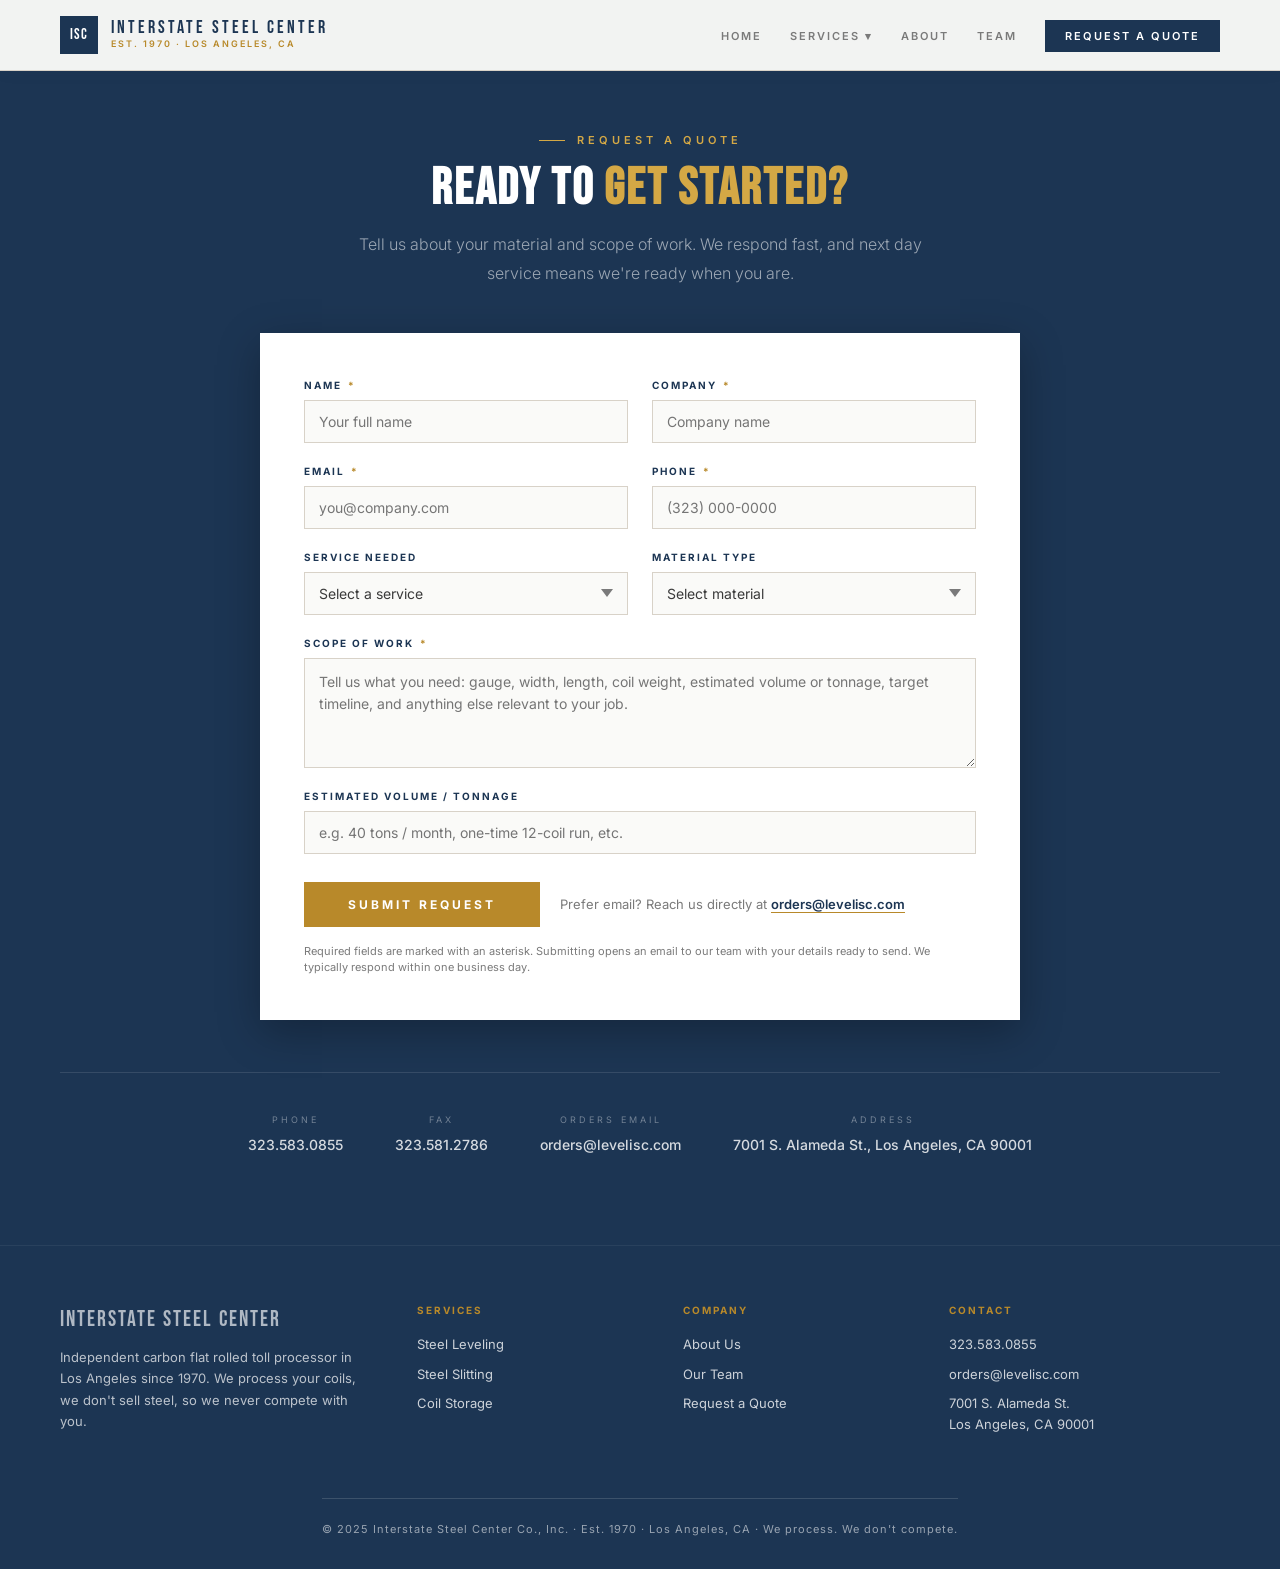
<file: request-a-quote/index.html>
<!DOCTYPE html>
<html lang="en">
<head>
<meta charset="UTF-8">
<meta name="viewport" content="width=device-width, initial-scale=1.0">
<title>Request a Quote | Interstate Steel Center Los Angeles</title>
<meta name="description" content="Request a steel leveling, slitting, or storage quote from Interstate Steel Center in Los Angeles. Tell us your gauge, width, length, and volume, we respond within one business day.">
<link rel="canonical" href="https://www.interstatesteelcenter.com/request-a-quote/">
<meta name="robots" content="index, follow, max-image-preview:large">
<meta property="og:type" content="website">
<meta property="og:site_name" content="Interstate Steel Center">
<meta property="og:title" content="Request a Quote | Interstate Steel Center Los Angeles">
<meta property="og:description" content="Request a steel leveling, slitting, or storage quote from Interstate Steel Center in Los Angeles. Tell us your gauge, width, length, and volume, we respond within one business day.">
<meta property="og:url" content="https://www.interstatesteelcenter.com/request-a-quote/">
<meta property="og:image" content="https://www.interstatesteelcenter.com/assets/img/hero.jpg">
<link rel="preconnect" href="https://fonts.googleapis.com">
<link href="https://fonts.googleapis.com/css2?family=Bebas+Neue&family=Inter:ital,wght@0,300;0,400;0,500;0,600;0,700;1,300&display=swap" rel="stylesheet">
<link rel="stylesheet" href="../assets/style.css">

</head>
<body>
<nav id="main-nav">
 <a class="nav-logo" href="../index.html">
 <div class="nav-logo-mark">ISC</div>
 <div>
 <div class="nav-logo-text">Interstate Steel Center</div>
 <div class="nav-logo-sub">Est. 1970 &middot; Los Angeles, CA</div>
 </div>
 </a>
 <button class="nav-toggle" aria-label="Menu" aria-expanded="false"><span></span><span></span><span></span></button>
 <ul class="nav-links">
 <li><a href="../index.html">Home</a></li>
 <li class="has-dropdown">
 <a href="#" class="dropdown-trigger">Services &#9662;</a>
 <ul class="dropdown-menu">
 <li><a href="../steel-coil-leveling-los-angeles/">Steel Leveling</a></li>
 <li><a href="../steel-coil-slitting-los-angeles/">Steel Slitting</a></li>
 <li><a href="../steel-coil-storage-los-angeles/">Coil Storage</a></li>
 </ul>
 </li>
 <li><a href="../about/">About</a></li>
 <li><a href="../team/">Team</a></li>
 <li><a href="../request-a-quote/" class="nav-cta">Request a Quote</a></li>
 </ul>
</nav>

 <section class="cta-section" id="quote-top" style="padding-top:132px;">
 <div class="section-eyebrow reveal" style="display:flex; justify-content:center;">Request a Quote</div>
 <h2 class="reveal">READY TO <span>GET STARTED?</span></h2>
 <p class="section-lead reveal">Tell us about your material and scope of work. We respond fast, and next day service means we're ready when you are.</p>

 <div class="quote-form-wrap reveal">
 <form class="quote-form" onsubmit="return false;">
 <input type="text" name="_gotcha" style="display:none" tabindex="-1" autocomplete="off">

 <div class="quote-form-grid">
 <div class="qf-field">
 <label class="qf-label">Name <span class="req">*</span></label>
 <input type="text" name="Name" required placeholder="Your full name">
 </div>
 <div class="qf-field">
 <label class="qf-label">Company <span class="req">*</span></label>
 <input type="text" name="Company" required placeholder="Company name">
 </div>
 <div class="qf-field">
 <label class="qf-label">Email <span class="req">*</span></label>
 <input type="email" name="Email" required placeholder="you@company.com">
 </div>
 <div class="qf-field">
 <label class="qf-label">Phone <span class="req">*</span></label>
 <input type="tel" name="Phone" required placeholder="(323) 000-0000">
 </div>
 <div class="qf-field">
 <label class="qf-label">Service Needed</label>
 <select name="Service Needed">
 <option value="">Select a service</option>
 <option>Cut to Length Leveling</option>
 <option>Slitting</option>
 <option>Leveling &amp; Slitting</option>
 <option>Storage / Warehousing</option>
 <option>Not sure, need guidance</option>
 </select>
 </div>
 <div class="qf-field">
 <label class="qf-label">Material Type</label>
 <select name="Material Type">
 <option value="">Select material</option>
 <option>Cold Rolled (CR)</option>
 <option>Hot Rolled (HR)</option>
 <option>Pickled &amp; Oiled (P&amp;O)</option>
 <option>Galvanized (GI)</option>
 <option>Galvannealed (GA)</option>
 <option>Electrogalvanized (EG)</option>
 <option>Stainless Steel</option>
 <option>Diamond Floor Plate</option>
 <option>Other / Multiple</option>
 </select>
 </div>
 <div class="qf-field full">
 <label class="qf-label">Scope of Work <span class="req">*</span></label>
 <textarea name="Scope of Work" required placeholder="Tell us what you need: gauge, width, length, coil weight, estimated volume or tonnage, target timeline, and anything else relevant to your job."></textarea>
 </div>
 <div class="qf-field full">
 <label class="qf-label">Estimated Volume / Tonnage</label>
 <input type="text" name="Estimated Volume" placeholder="e.g. 40 tons / month, one-time 12-coil run, etc.">
 </div>
 </div>

 <div class="qf-submit-row">
 <button type="submit" class="qf-submit">Submit Request</button>
 <span class="qf-alt">Prefer email? Reach us directly at <a href="mailto:orders@levelisc.com">orders@levelisc.com</a></span>
 </div>
 <div class="qf-error">Please fill in the required fields, or email us directly at orders@levelisc.com or call 323.583.0855.</div>
 <p class="qf-note">Required fields are marked with an asterisk. Submitting opens an email to our team with your details ready to send. We typically respond within one business day.</p>
 </form>

 <div class="qf-success">
 <div class="qf-success-icon">
 <svg viewBox="0 0 24 24"><path d="M5 13l4 4L19 7" stroke-linecap="round" stroke-linejoin="round"/></svg>
 </div>
 <h3>Almost Done</h3>
 <p>Your email should now be open with all your details filled in. Just hit send and it comes straight to our team. If your email didn't open, reach us at orders@levelisc.com or call 323.583.0855.</p>
 </div>
 </div>

 <div class="cta-contact reveal">
 <div class="cta-contact-item"><div class="cta-contact-label">Phone</div><div class="cta-contact-val"><a href="tel:3235830855">323.583.0855</a></div></div>
 <div class="cta-contact-item"><div class="cta-contact-label">Fax</div><div class="cta-contact-val">323.581.2786</div></div>
 <div class="cta-contact-item"><div class="cta-contact-label">Orders Email</div><div class="cta-contact-val"><a href="mailto:orders@levelisc.com">orders@levelisc.com</a></div></div>
 <div class="cta-contact-item"><div class="cta-contact-label">Address</div><div class="cta-contact-val">7001 S. Alameda St., Los Angeles, CA 90001</div></div>
 </div>
 </section>

 
<footer class="site-footer">
 <div class="footer-cols">
 <div class="footer-brand">
 <div class="footer-logo">Interstate Steel Center</div>
 <p>Independent carbon flat rolled toll processor in Los Angeles since 1970. We process your coils, we don't sell steel, so we never compete with you.</p>
 </div>
 <div>
 <h5>Services</h5>
 <a href="../steel-coil-leveling-los-angeles/">Steel Leveling</a>
 <a href="../steel-coil-slitting-los-angeles/">Steel Slitting</a>
 <a href="../steel-coil-storage-los-angeles/">Coil Storage</a>
 </div>
 <div>
 <h5>Company</h5>
 <a href="../about/">About Us</a>
 <a href="../team/">Our Team</a>
 <a href="../request-a-quote/">Request a Quote</a>
 </div>
 <div>
 <h5>Contact</h5>
 <a href="tel:3235830855">323.583.0855</a>
 <a href="mailto:orders@levelisc.com">orders@levelisc.com</a>
 <a href="https://maps.google.com/?q=7001+S+Alameda+St+Los+Angeles+CA+90001" target="_blank" rel="noopener">7001 S. Alameda St.<br>Los Angeles, CA 90001</a>
 </div>
 </div>
 <div class="footer-bottom">&copy; 2025 Interstate Steel Center Co., Inc. &middot; Est. 1970 &middot; Los Angeles, CA &middot; We process. We don't compete.</div>
</footer>
<script src="../assets/app.js"></script>
</body>
</html>
</file>
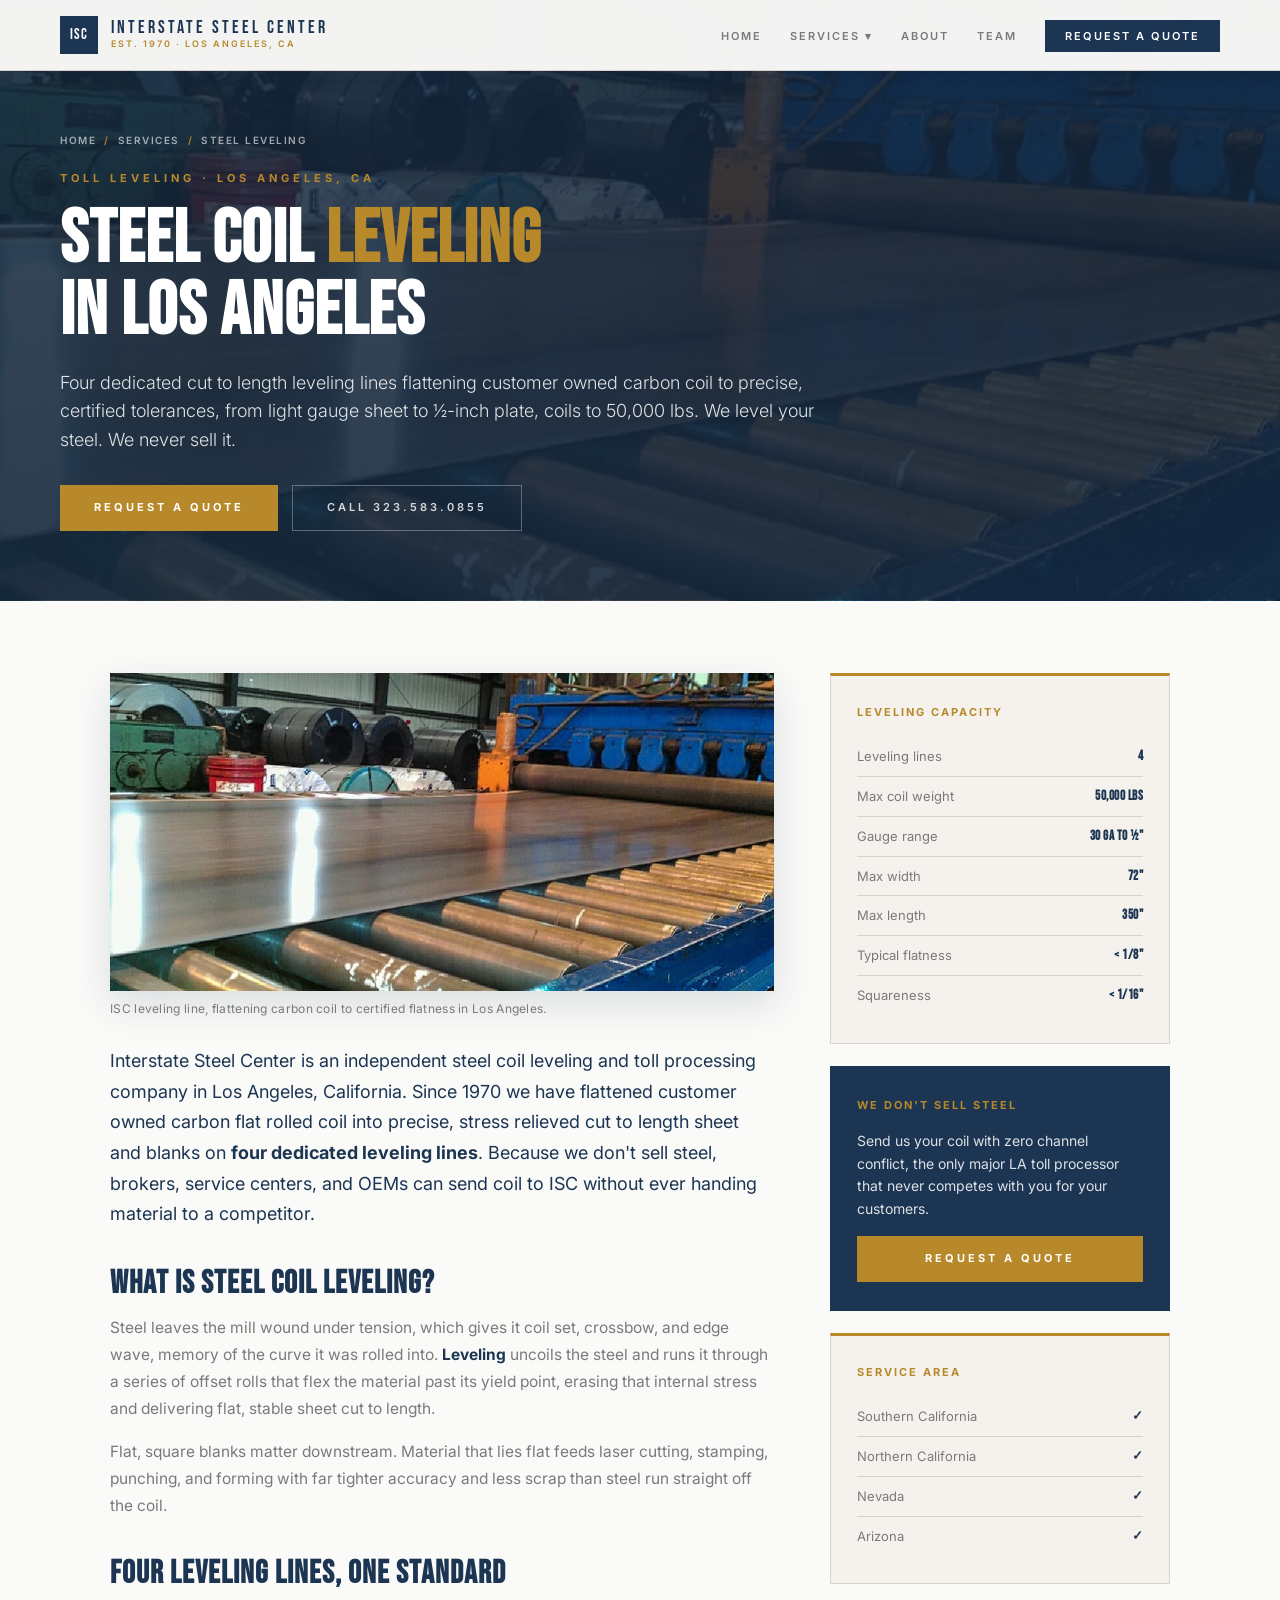
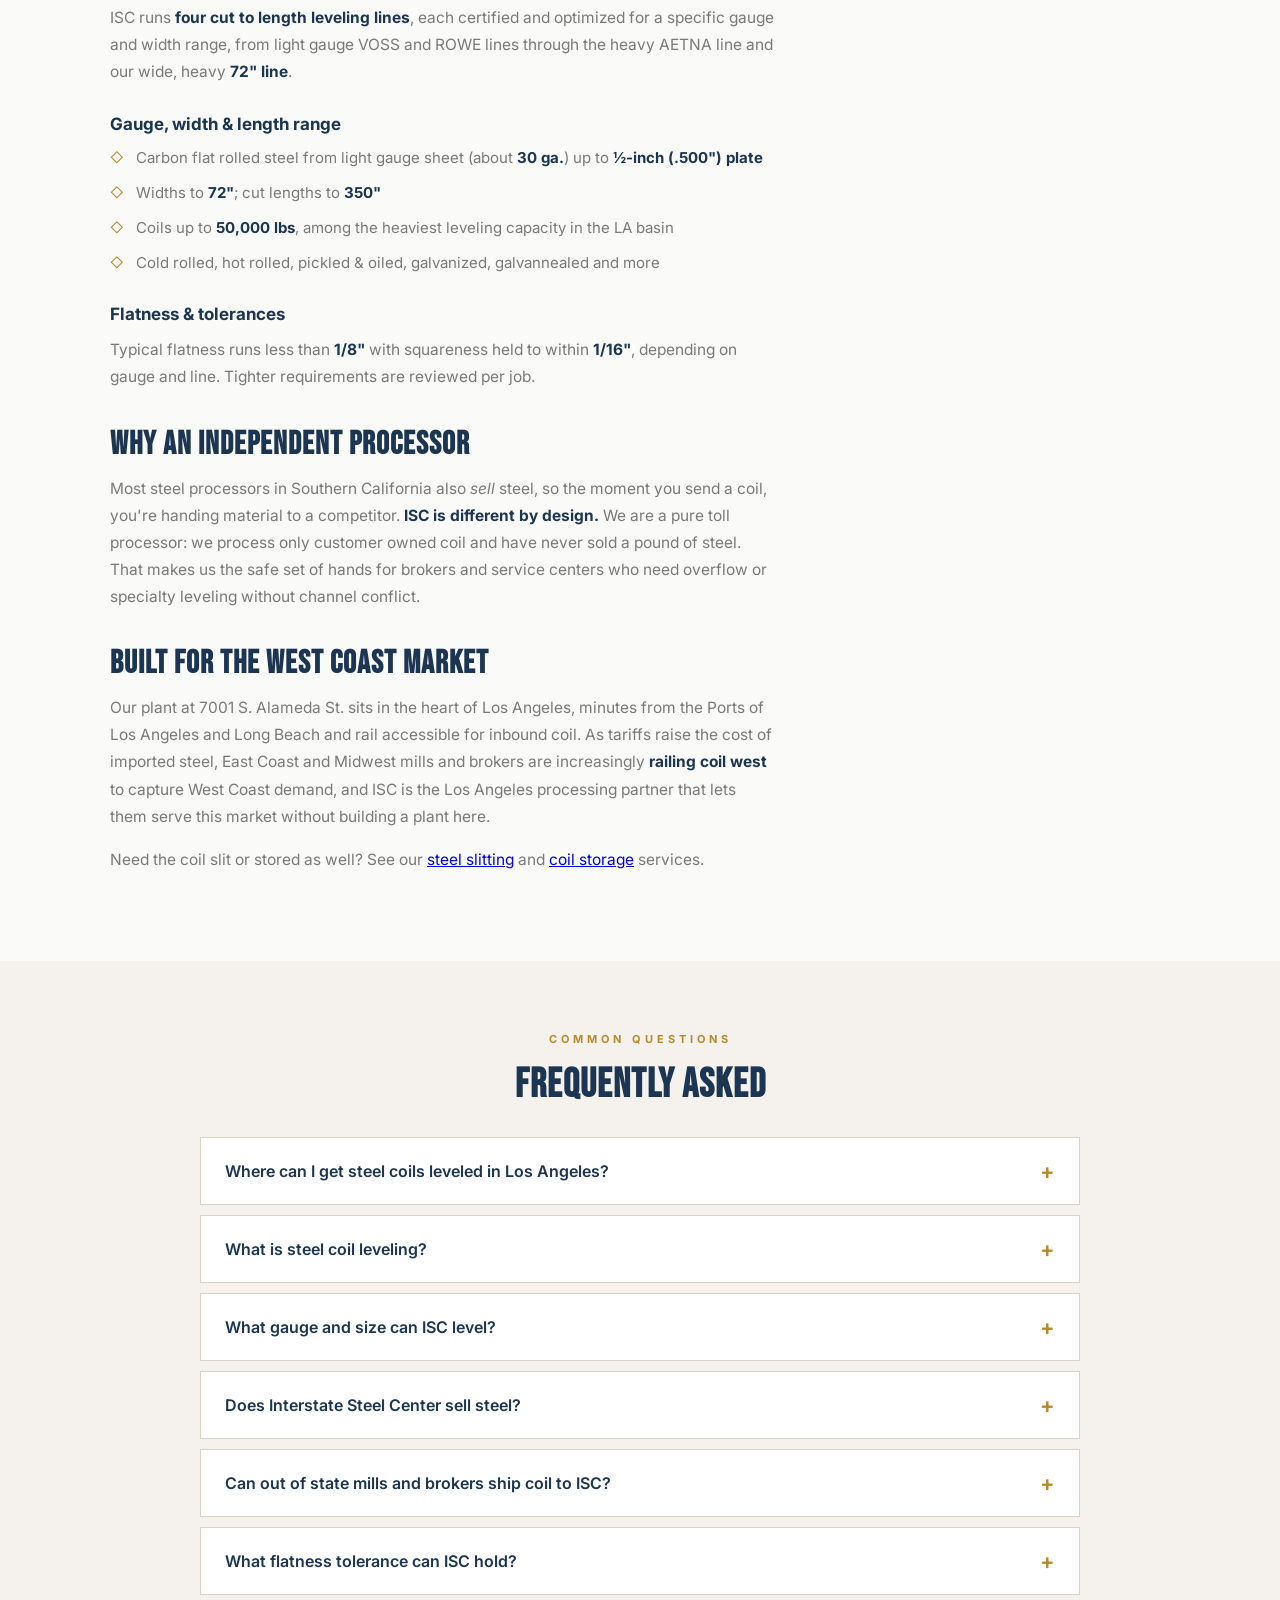
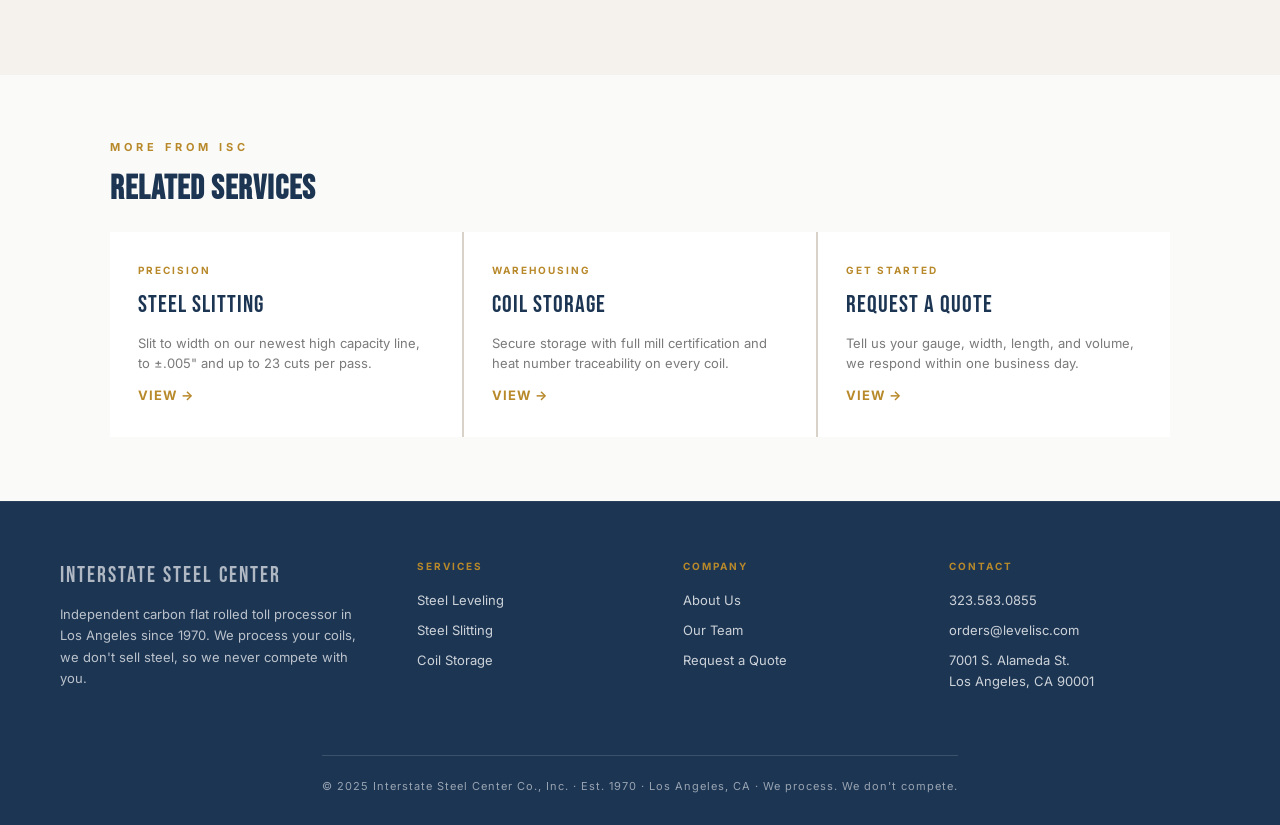
<file: steel-coil-leveling-los-angeles/index.html>
<!DOCTYPE html>
<html lang="en">
<head>
<meta charset="UTF-8">
<meta name="viewport" content="width=device-width, initial-scale=1.0">
<title>Steel Coil Leveling in Los Angeles | Cut to Length Toll Processing | ISC</title>
<meta name="description" content="Independent steel coil leveling in Los Angeles since 1970. Four cut to length leveling lines flatten customer owned carbon coil to certified tolerances, up to 1/2-inch plate, coils to 50,000 lbs. We level your steel, we never sell it.">
<link rel="canonical" href="https://www.interstatesteelcenter.com/steel-coil-leveling-los-angeles/">
<meta name="robots" content="index, follow, max-image-preview:large">
<meta property="og:type" content="website">
<meta property="og:site_name" content="Interstate Steel Center">
<meta property="og:title" content="Steel Coil Leveling in Los Angeles | Cut to Length Toll Processing | ISC">
<meta property="og:description" content="Independent steel coil leveling in Los Angeles since 1970. Four cut to length leveling lines flatten customer owned carbon coil to certified tolerances, up to 1/2-inch plate, coils to 50,000 lbs. We level your steel, we never sell it.">
<meta property="og:url" content="https://www.interstatesteelcenter.com/steel-coil-leveling-los-angeles/">
<meta property="og:image" content="https://www.interstatesteelcenter.com/assets/img/hero.jpg">
<link rel="preconnect" href="https://fonts.googleapis.com">
<link href="https://fonts.googleapis.com/css2?family=Bebas+Neue&family=Inter:ital,wght@0,300;0,400;0,500;0,600;0,700;1,300&display=swap" rel="stylesheet">
<link rel="stylesheet" href="../assets/style.css">
<script type="application/ld+json">
{
 "@context": "https://schema.org",
 "@graph": [
  {
   "@type": "Service",
   "@id": "https://www.interstatesteelcenter.com/steel-coil-leveling-los-angeles/#service",
   "serviceType": "Toll Leveling &middot; Los Angeles, CA",
   "name": "Steel Leveling",
   "provider": {
    "@type": "LocalBusiness",
    "name": "Interstate Steel Center Co., Inc.",
    "@id": "https://www.interstatesteelcenter.com/#business",
    "telephone": "+1-323-583-0855",
    "address": {
     "@type": "PostalAddress",
     "streetAddress": "7001 S. Alameda St.",
     "addressLocality": "Los Angeles",
     "addressRegion": "CA",
     "postalCode": "90001",
     "addressCountry": "US"
    }
   },
   "areaServed": [
    "Los Angeles",
    "Southern California",
    "Northern California",
    "Nevada",
    "Arizona"
   ],
   "description": "Independent steel coil leveling in Los Angeles since 1970. Four cut to length leveling lines flatten customer owned carbon coil to certified tolerances, up to 1/2-inch plate, coils to 50,000 lbs. We level your steel, we never sell it."
  },
  {
   "@type": "BreadcrumbList",
   "itemListElement": [
    {
     "@type": "ListItem",
     "position": 1,
     "name": "Home",
     "item": "https://www.interstatesteelcenter.com/"
    },
    {
     "@type": "ListItem",
     "position": 2,
     "name": "Steel Leveling",
     "item": "https://www.interstatesteelcenter.com/steel-coil-leveling-los-angeles/"
    }
   ]
  },
  {
   "@type": "FAQPage",
   "mainEntity": [
    {
     "@type": "Question",
     "name": "Where can I get steel coils leveled in Los Angeles?",
     "acceptedAnswer": {
      "@type": "Answer",
      "text": "Interstate Steel Center at 7001 S. Alameda St. in Los Angeles is an independent toll processor that levels customer owned carbon coil on four dedicated cut to length lines. Because ISC does not sell steel, brokers, service centers, and OEMs can have coils leveled without giving business to a competitor."
     }
    },
    {
     "@type": "Question",
     "name": "What is steel coil leveling?",
     "acceptedAnswer": {
      "@type": "Answer",
      "text": "Coil leveling uncoils steel and passes it through offset rolls that flex the material to remove coil set, crossbow, and edge wave, producing flat, stress relieved sheet cut to length. Flat blanks feed laser cutting, stamping, and fabrication far more accurately than material straight off the coil."
     }
    },
    {
     "@type": "Question",
     "name": "What gauge and size can ISC level?",
     "acceptedAnswer": {
      "@type": "Answer",
      "text": "ISC levels carbon flat rolled steel from light gauge sheet (about 30 ga.) up to 1/2-inch (.500) plate, in widths to 72 inches and cut lengths to 350 inches, handling coils up to 50,000 lbs across four leveling lines."
     }
    },
    {
     "@type": "Question",
     "name": "Does Interstate Steel Center sell steel?",
     "acceptedAnswer": {
      "@type": "Answer",
      "text": "No. ISC is a pure toll processor that processes only customer owned coil and never sells steel. This eliminates channel conflict, so brokers and service centers can use ISC without routing material to a competitor."
     }
    },
    {
     "@type": "Question",
     "name": "Can out of state mills and brokers ship coil to ISC?",
     "acceptedAnswer": {
      "@type": "Answer",
      "text": "Yes. ISC is rail accessible and minutes from the Ports of Los Angeles and Long Beach. East Coast and Midwest mills and brokers regularly rail coil west to reach West Coast demand, using ISC as their Los Angeles processing partner."
     }
    },
    {
     "@type": "Question",
     "name": "What flatness tolerance can ISC hold?",
     "acceptedAnswer": {
      "@type": "Answer",
      "text": "Typical flatness is held to less than 1/8 inch with squareness held to within 1/16 inch, depending on gauge and line. Tighter requirements can be reviewed per job."
     }
    }
   ]
  }
 ]
}
</script>
</head>
<body>
<nav id="main-nav">
 <a class="nav-logo" href="../index.html">
 <div class="nav-logo-mark">ISC</div>
 <div>
 <div class="nav-logo-text">Interstate Steel Center</div>
 <div class="nav-logo-sub">Est. 1970 &middot; Los Angeles, CA</div>
 </div>
 </a>
 <button class="nav-toggle" aria-label="Menu" aria-expanded="false"><span></span><span></span><span></span></button>
 <ul class="nav-links">
 <li><a href="../index.html">Home</a></li>
 <li class="has-dropdown">
 <a href="#" class="dropdown-trigger">Services &#9662;</a>
 <ul class="dropdown-menu">
 <li><a href="../steel-coil-leveling-los-angeles/">Steel Leveling</a></li>
 <li><a href="../steel-coil-slitting-los-angeles/">Steel Slitting</a></li>
 <li><a href="../steel-coil-storage-los-angeles/">Coil Storage</a></li>
 </ul>
 </li>
 <li><a href="../about/">About</a></li>
 <li><a href="../team/">Team</a></li>
 <li><a href="../request-a-quote/" class="nav-cta">Request a Quote</a></li>
 </ul>
</nav>
<section class="svc-hero has-photo" style="background:linear-gradient(rgba(20,38,59,0.82), rgba(20,38,59,0.90)), url('../assets/img/leveling.jpg'); background-size:cover; background-position:center;">
 <div class="breadcrumb"><a href="../index.html">Home</a><span>/</span>Services<span>/</span>Steel Leveling</div>
 <div class="svc-hero-eyebrow">Toll Leveling &middot; Los Angeles, CA</div>
 <h1>STEEL COIL <span>LEVELING</span><br>IN LOS ANGELES</h1>
 <p class="svc-hero-lead">Four dedicated cut to length leveling lines flattening customer owned carbon coil to precise, certified tolerances, from light gauge sheet to &frac12;-inch plate, coils to 50,000 lbs. We level your steel. We never sell it.</p>
 <div class="svc-hero-cta">
 <a href="../request-a-quote/" class="btn-gold">Request a Quote</a>
 <a href="tel:3235830855" class="btn-outline-lt">Call 323.583.0855</a>
 </div>
</section>

<section class="svc-body">
 <div class="svc-grid">
 <div class="svc-prose">
 <img class="svc-photo reveal" src="../assets/img/leveling.jpg" alt="ISC leveling line &mdash; flattening carbon coil to certified flatness in Los Angeles.">
 <div class="svc-photo-cap reveal">ISC leveling line, flattening carbon coil to certified flatness in Los Angeles.</div>
 <p class="svc-lead-para reveal">Interstate Steel Center is an independent steel coil leveling and toll processing company in Los Angeles, California. Since 1970 we have flattened customer owned carbon flat rolled coil into precise, stress relieved cut to length sheet and blanks on <strong>four dedicated leveling lines</strong>. Because we don't sell steel, brokers, service centers, and OEMs can send coil to ISC without ever handing material to a competitor.</p>
<h2 class="reveal">What is steel coil leveling?</h2>
<p class="reveal">Steel leaves the mill wound under tension, which gives it coil set, crossbow, and edge wave, memory of the curve it was rolled into. <strong>Leveling</strong> uncoils the steel and runs it through a series of offset rolls that flex the material past its yield point, erasing that internal stress and delivering flat, stable sheet cut to length.</p>
<p class="reveal">Flat, square blanks matter downstream. Material that lies flat feeds laser cutting, stamping, punching, and forming with far tighter accuracy and less scrap than steel run straight off the coil.</p>
<h2 class="reveal">Four leveling lines, one standard</h2>
<p class="reveal">ISC runs <strong>four cut to length leveling lines</strong>, each certified and optimized for a specific gauge and width range, from light gauge VOSS and ROWE lines through the heavy AETNA line and our wide, heavy <strong>72" line</strong>.</p>
<h3 class="reveal">Gauge, width &amp; length range</h3>
<ul class="reveal">
 <li>Carbon flat rolled steel from light gauge sheet (about <strong>30 ga.</strong>) up to <strong>&frac12;-inch (.500") plate</strong></li>
 <li>Widths to <strong>72"</strong>; cut lengths to <strong>350"</strong></li>
 <li>Coils up to <strong>50,000 lbs</strong>, among the heaviest leveling capacity in the LA basin</li>
 <li>Cold rolled, hot rolled, pickled &amp; oiled, galvanized, galvannealed and more</li>
</ul>
<h3 class="reveal">Flatness &amp; tolerances</h3>
<p class="reveal">Typical flatness runs less than <strong>1/8"</strong> with squareness held to within <strong>1/16"</strong>, depending on gauge and line. Tighter requirements are reviewed per job.</p>
<h2 class="reveal">Why an independent processor</h2>
<p class="reveal">Most steel processors in Southern California also <em>sell</em> steel, so the moment you send a coil, you're handing material to a competitor. <strong>ISC is different by design.</strong> We are a pure toll processor: we process only customer owned coil and have never sold a pound of steel. That makes us the safe set of hands for brokers and service centers who need overflow or specialty leveling without channel conflict.</p>
<h2 class="reveal">Built for the West Coast market</h2>
<p class="reveal">Our plant at 7001 S. Alameda St. sits in the heart of Los Angeles, minutes from the Ports of Los Angeles and Long Beach and rail accessible for inbound coil. As tariffs raise the cost of imported steel, East Coast and Midwest mills and brokers are increasingly <strong>railing coil west</strong> to capture West Coast demand, and ISC is the Los Angeles processing partner that lets them serve this market without building a plant here.</p>
<p class="reveal">Need the coil slit or stored as well? See our <a href="../steel-coil-slitting-los-angeles/">steel slitting</a> and <a href="../steel-coil-storage-los-angeles/">coil storage</a> services.</p>
 </div>
 <aside class="svc-aside">
 <div class="aside-card reveal">
 <h4>Leveling Capacity</h4>
 <div class="aside-spec"><span class="k">Leveling lines</span><span class="v">4</span></div>
 <div class="aside-spec"><span class="k">Max coil weight</span><span class="v">50,000 lbs</span></div>
 <div class="aside-spec"><span class="k">Gauge range</span><span class="v">30 ga to &frac12;"</span></div>
 <div class="aside-spec"><span class="k">Max width</span><span class="v">72"</span></div>
 <div class="aside-spec"><span class="k">Max length</span><span class="v">350"</span></div>
 <div class="aside-spec"><span class="k">Typical flatness</span><span class="v">&lt; 1/8"</span></div>
    <div class="aside-spec"><span class="k">Squareness</span><span class="v">&lt; 1/16"</span></div>
 </div><div class="aside-card dark reveal">
 <h4>We Don't Sell Steel</h4>
 <p>Send us your coil with zero channel conflict, the only major LA toll processor that never competes with you for your customers.</p>
 <a href="../request-a-quote/" class="btn-gold" style="width:100%; text-align:center;">Request a Quote</a>
 </div><div class="aside-card reveal">
 <h4>Service Area</h4>
 <div class="aside-spec"><span class="k">Southern California</span><span class="v">&#10003;</span></div>
 <div class="aside-spec"><span class="k">Northern California</span><span class="v">&#10003;</span></div>
 <div class="aside-spec"><span class="k">Nevada</span><span class="v">&#10003;</span></div>
 <div class="aside-spec"><span class="k">Arizona</span><span class="v">&#10003;</span></div>
 </div>
 </aside>
 </div>
</section>
<section class="faq-section"><div class="faq-wrap">
<div class="reveal" style="text-align:center; margin-bottom:32px;">
<div class="svc-hero-eyebrow" style="color:var(--gold)">Common Questions</div>
<h2 style="font-family:'Bebas Neue',sans-serif; font-size:40px; color:var(--steel); letter-spacing:1px;">FREQUENTLY ASKED</h2></div>
<div class="faq-item"><button class="faq-q">Where can I get steel coils leveled in Los Angeles?</button><div class="faq-a"><p>Interstate Steel Center at 7001 S. Alameda St. in Los Angeles is an independent toll processor that levels customer owned carbon coil on four dedicated cut to length lines. Because ISC does not sell steel, brokers, service centers, and OEMs can have coils leveled without giving business to a competitor.</p></div></div>
<div class="faq-item"><button class="faq-q">What is steel coil leveling?</button><div class="faq-a"><p>Coil leveling uncoils steel and passes it through offset rolls that flex the material to remove coil set, crossbow, and edge wave, producing flat, stress relieved sheet cut to length. Flat blanks feed laser cutting, stamping, and fabrication far more accurately than material straight off the coil.</p></div></div>
<div class="faq-item"><button class="faq-q">What gauge and size can ISC level?</button><div class="faq-a"><p>ISC levels carbon flat rolled steel from light gauge sheet (about 30 ga.) up to 1/2-inch (.500) plate, in widths to 72 inches and cut lengths to 350 inches, handling coils up to 50,000 lbs across four leveling lines.</p></div></div>
<div class="faq-item"><button class="faq-q">Does Interstate Steel Center sell steel?</button><div class="faq-a"><p>No. ISC is a pure toll processor that processes only customer owned coil and never sells steel. This eliminates channel conflict, so brokers and service centers can use ISC without routing material to a competitor.</p></div></div>
<div class="faq-item"><button class="faq-q">Can out of state mills and brokers ship coil to ISC?</button><div class="faq-a"><p>Yes. ISC is rail accessible and minutes from the Ports of Los Angeles and Long Beach. East Coast and Midwest mills and brokers regularly rail coil west to reach West Coast demand, using ISC as their Los Angeles processing partner.</p></div></div>
<div class="faq-item"><button class="faq-q">What flatness tolerance can ISC hold?</button><div class="faq-a"><p>Typical flatness is held to less than 1/8 inch with squareness held to within 1/16 inch, depending on gauge and line. Tighter requirements can be reviewed per job.</p></div></div>
</div></section>
<section class="related"><div class="reveal"><div class="svc-hero-eyebrow" style="color:var(--gold)">More From ISC</div>
<h2 style="font-family:'Bebas Neue',sans-serif; font-size:34px; color:var(--steel); letter-spacing:1px;">RELATED SERVICES</h2></div>
<div class="related-grid reveal">
<a class="related-card" href="../steel-coil-slitting-los-angeles/"><div class="rc-label">Precision</div><div class="rc-title">Steel Slitting</div><div class="rc-desc">Slit to width on our newest high capacity line, to &plusmn;.005" and up to 23 cuts per pass.</div><span class="rc-arrow">View &rarr;</span></a>
<a class="related-card" href="../steel-coil-storage-los-angeles/"><div class="rc-label">Warehousing</div><div class="rc-title">Coil Storage</div><div class="rc-desc">Secure storage with full mill certification and heat number traceability on every coil.</div><span class="rc-arrow">View &rarr;</span></a>
<a class="related-card" href="../request-a-quote/"><div class="rc-label">Get Started</div><div class="rc-title">Request a Quote</div><div class="rc-desc">Tell us your gauge, width, length, and volume, we respond within one business day.</div><span class="rc-arrow">View &rarr;</span></a>
</div></section>

<footer class="site-footer">
 <div class="footer-cols">
 <div class="footer-brand">
 <div class="footer-logo">Interstate Steel Center</div>
 <p>Independent carbon flat rolled toll processor in Los Angeles since 1970. We process your coils, we don't sell steel, so we never compete with you.</p>
 </div>
 <div>
 <h5>Services</h5>
 <a href="../steel-coil-leveling-los-angeles/">Steel Leveling</a>
 <a href="../steel-coil-slitting-los-angeles/">Steel Slitting</a>
 <a href="../steel-coil-storage-los-angeles/">Coil Storage</a>
 </div>
 <div>
 <h5>Company</h5>
 <a href="../about/">About Us</a>
 <a href="../team/">Our Team</a>
 <a href="../request-a-quote/">Request a Quote</a>
 </div>
 <div>
 <h5>Contact</h5>
 <a href="tel:3235830855">323.583.0855</a>
 <a href="mailto:orders@levelisc.com">orders@levelisc.com</a>
 <a href="https://maps.google.com/?q=7001+S+Alameda+St+Los+Angeles+CA+90001" target="_blank" rel="noopener">7001 S. Alameda St.<br>Los Angeles, CA 90001</a>
 </div>
 </div>
 <div class="footer-bottom">&copy; 2025 Interstate Steel Center Co., Inc. &middot; Est. 1970 &middot; Los Angeles, CA &middot; We process. We don't compete.</div>
</footer>
<script src="../assets/app.js"></script>
</body>
</html>
</file>
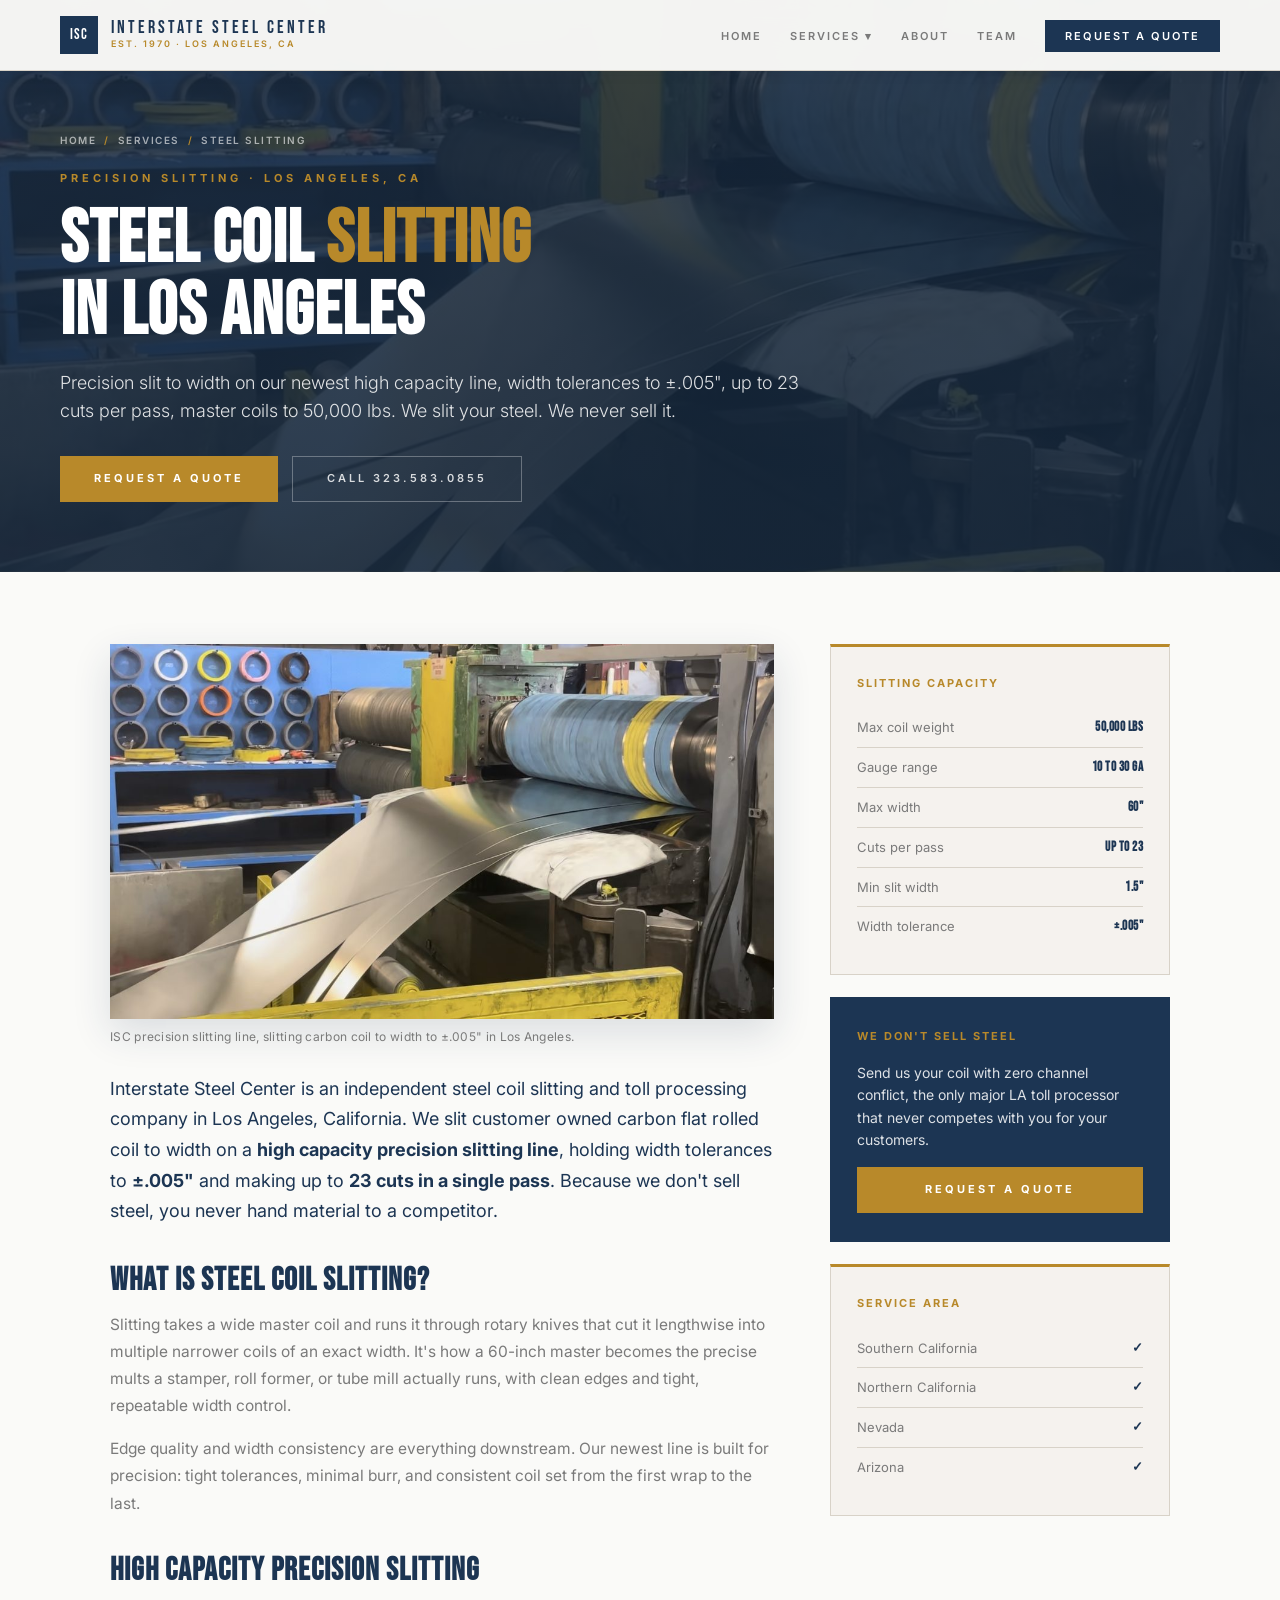
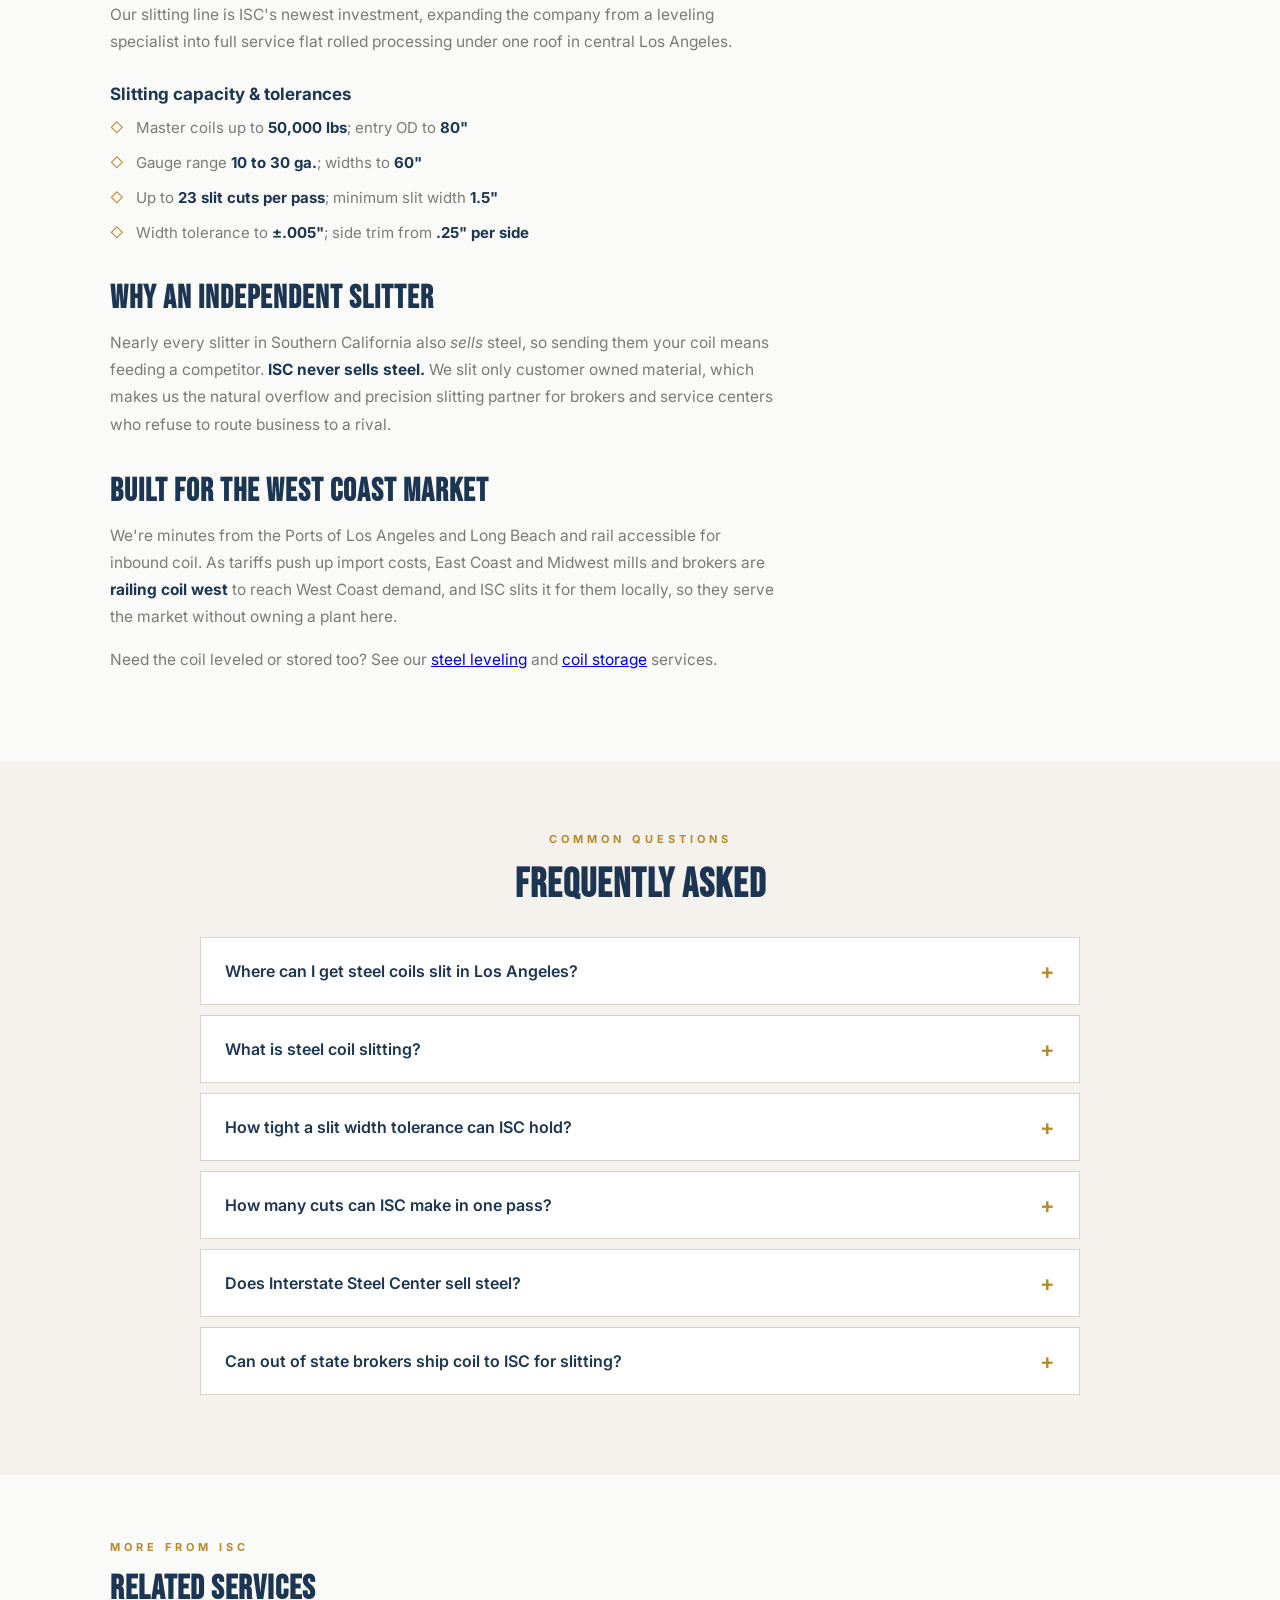
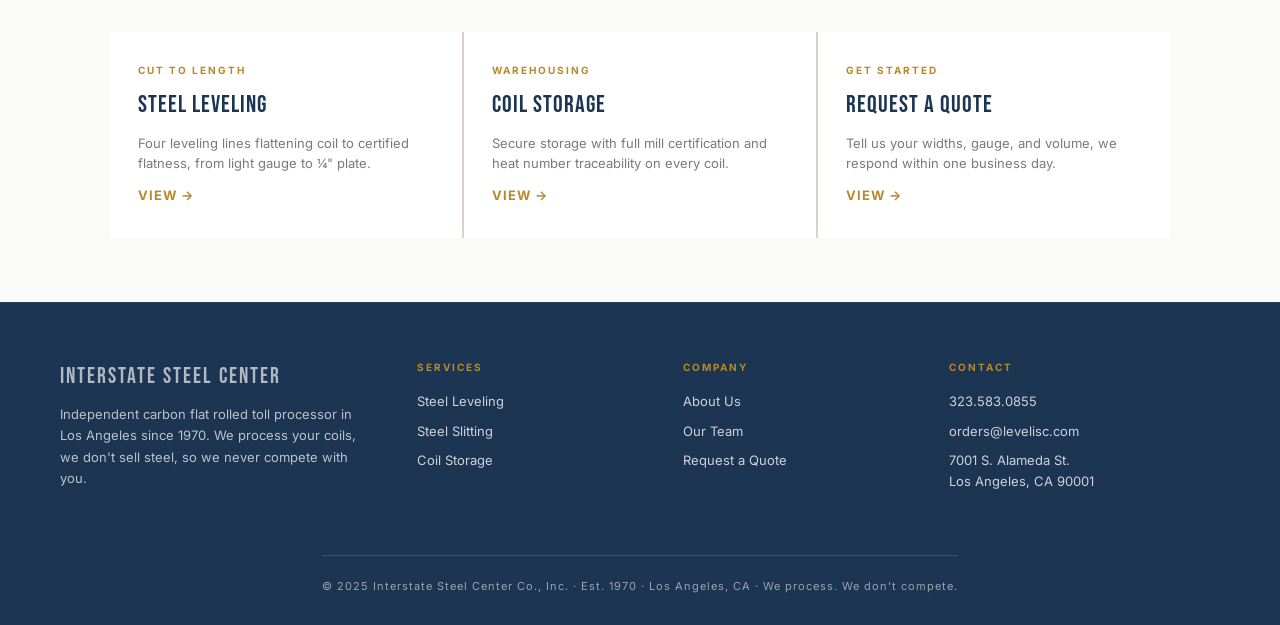
<file: steel-coil-slitting-los-angeles/index.html>
<!DOCTYPE html>
<html lang="en">
<head>
<meta charset="UTF-8">
<meta name="viewport" content="width=device-width, initial-scale=1.0">
<title>Steel Coil Slitting in Los Angeles | Precision Slit to Width | ISC</title>
<meta name="description" content="Independent steel coil slitting in Los Angeles. Precision slit to width on a high capacity line to plus/minus .005 inch, up to 23 cuts per pass, coils to 50,000 lbs. We slit your steel, we never sell it.">
<link rel="canonical" href="https://www.interstatesteelcenter.com/steel-coil-slitting-los-angeles/">
<meta name="robots" content="index, follow, max-image-preview:large">
<meta property="og:type" content="website">
<meta property="og:site_name" content="Interstate Steel Center">
<meta property="og:title" content="Steel Coil Slitting in Los Angeles | Precision Slit to Width | ISC">
<meta property="og:description" content="Independent steel coil slitting in Los Angeles. Precision slit to width on a high capacity line to plus/minus .005 inch, up to 23 cuts per pass, coils to 50,000 lbs. We slit your steel, we never sell it.">
<meta property="og:url" content="https://www.interstatesteelcenter.com/steel-coil-slitting-los-angeles/">
<meta property="og:image" content="https://www.interstatesteelcenter.com/assets/img/hero.jpg">
<link rel="preconnect" href="https://fonts.googleapis.com">
<link href="https://fonts.googleapis.com/css2?family=Bebas+Neue&family=Inter:ital,wght@0,300;0,400;0,500;0,600;0,700;1,300&display=swap" rel="stylesheet">
<link rel="stylesheet" href="../assets/style.css">
<script type="application/ld+json">
{
 "@context": "https://schema.org",
 "@graph": [
  {
   "@type": "Service",
   "@id": "https://www.interstatesteelcenter.com/steel-coil-slitting-los-angeles/#service",
   "serviceType": "Precision Slitting &middot; Los Angeles, CA",
   "name": "Steel Slitting",
   "provider": {
    "@type": "LocalBusiness",
    "name": "Interstate Steel Center Co., Inc.",
    "@id": "https://www.interstatesteelcenter.com/#business",
    "telephone": "+1-323-583-0855",
    "address": {
     "@type": "PostalAddress",
     "streetAddress": "7001 S. Alameda St.",
     "addressLocality": "Los Angeles",
     "addressRegion": "CA",
     "postalCode": "90001",
     "addressCountry": "US"
    }
   },
   "areaServed": [
    "Los Angeles",
    "Southern California",
    "Northern California",
    "Nevada",
    "Arizona"
   ],
   "description": "Independent steel coil slitting in Los Angeles. Precision slit to width on a high capacity line to plus/minus .005 inch, up to 23 cuts per pass, coils to 50,000 lbs. We slit your steel, we never sell it."
  },
  {
   "@type": "BreadcrumbList",
   "itemListElement": [
    {
     "@type": "ListItem",
     "position": 1,
     "name": "Home",
     "item": "https://www.interstatesteelcenter.com/"
    },
    {
     "@type": "ListItem",
     "position": 2,
     "name": "Steel Slitting",
     "item": "https://www.interstatesteelcenter.com/steel-coil-slitting-los-angeles/"
    }
   ]
  },
  {
   "@type": "FAQPage",
   "mainEntity": [
    {
     "@type": "Question",
     "name": "Where can I get steel coils slit in Los Angeles?",
     "acceptedAnswer": {
      "@type": "Answer",
      "text": "Interstate Steel Center at 7001 S. Alameda St. in Los Angeles slits customer owned carbon coil to width on a high capacity precision line, holding tolerances to plus or minus .005 inch. Because ISC does not sell steel, brokers and service centers can slit with us without feeding a competitor."
     }
    },
    {
     "@type": "Question",
     "name": "What is steel coil slitting?",
     "acceptedAnswer": {
      "@type": "Answer",
      "text": "Slitting runs a wide master coil through rotary knives that cut it lengthwise into multiple narrower coils of an exact width, producing the precise mults that stampers, roll formers, and tube mills run. It delivers clean edges and tight, repeatable width control."
     }
    },
    {
     "@type": "Question",
     "name": "How tight a slit width tolerance can ISC hold?",
     "acceptedAnswer": {
      "@type": "Answer",
      "text": "ISC's precision slitting line holds width tolerances to plus or minus .005 inch, with minimum slit widths of 1.5 inches and side trim from .25 inch per side, on coils up to 50,000 lbs."
     }
    },
    {
     "@type": "Question",
     "name": "How many cuts can ISC make in one pass?",
     "acceptedAnswer": {
      "@type": "Answer",
      "text": "The slitting line makes up to 23 slit cuts per pass on carbon flat rolled coil from 10 to 30 gauge in widths up to 60 inches."
     }
    },
    {
     "@type": "Question",
     "name": "Does Interstate Steel Center sell steel?",
     "acceptedAnswer": {
      "@type": "Answer",
      "text": "No. ISC is a pure toll processor that slits and levels only customer owned coil and never sells steel, which eliminates channel conflict for brokers and service centers."
     }
    },
    {
     "@type": "Question",
     "name": "Can out of state brokers ship coil to ISC for slitting?",
     "acceptedAnswer": {
      "@type": "Answer",
      "text": "Yes. ISC is rail accessible and minutes from the Ports of Los Angeles and Long Beach, so East Coast and Midwest mills and brokers regularly rail coil west and use ISC as their Los Angeles slitting partner."
     }
    }
   ]
  }
 ]
}
</script>
</head>
<body>
<nav id="main-nav">
 <a class="nav-logo" href="../index.html">
 <div class="nav-logo-mark">ISC</div>
 <div>
 <div class="nav-logo-text">Interstate Steel Center</div>
 <div class="nav-logo-sub">Est. 1970 &middot; Los Angeles, CA</div>
 </div>
 </a>
 <button class="nav-toggle" aria-label="Menu" aria-expanded="false"><span></span><span></span><span></span></button>
 <ul class="nav-links">
 <li><a href="../index.html">Home</a></li>
 <li class="has-dropdown">
 <a href="#" class="dropdown-trigger">Services &#9662;</a>
 <ul class="dropdown-menu">
 <li><a href="../steel-coil-leveling-los-angeles/">Steel Leveling</a></li>
 <li><a href="../steel-coil-slitting-los-angeles/">Steel Slitting</a></li>
 <li><a href="../steel-coil-storage-los-angeles/">Coil Storage</a></li>
 </ul>
 </li>
 <li><a href="../about/">About</a></li>
 <li><a href="../team/">Team</a></li>
 <li><a href="../request-a-quote/" class="nav-cta">Request a Quote</a></li>
 </ul>
</nav>
<section class="svc-hero has-photo" style="background:linear-gradient(rgba(20,38,59,0.82), rgba(20,38,59,0.90)), url('../assets/img/slitting.jpg'); background-size:cover; background-position:center;">
 <div class="breadcrumb"><a href="../index.html">Home</a><span>/</span>Services<span>/</span>Steel Slitting</div>
 <div class="svc-hero-eyebrow">Precision Slitting &middot; Los Angeles, CA</div>
 <h1>STEEL COIL <span>SLITTING</span><br>IN LOS ANGELES</h1>
 <p class="svc-hero-lead">Precision slit to width on our newest high capacity line, width tolerances to &plusmn;.005", up to 23 cuts per pass, master coils to 50,000 lbs. We slit your steel. We never sell it.</p>
 <div class="svc-hero-cta">
 <a href="../request-a-quote/" class="btn-gold">Request a Quote</a>
 <a href="tel:3235830855" class="btn-outline-lt">Call 323.583.0855</a>
 </div>
</section>

<section class="svc-body">
 <div class="svc-grid">
 <div class="svc-prose">
 <img class="svc-photo reveal" src="../assets/img/slitting.jpg" alt="ISC precision slitting line &mdash; slitting carbon coil to width to &plusmn;.005" in Los Angeles.">
 <div class="svc-photo-cap reveal">ISC precision slitting line, slitting carbon coil to width to &plusmn;.005" in Los Angeles.</div>
 <p class="svc-lead-para reveal">Interstate Steel Center is an independent steel coil slitting and toll processing company in Los Angeles, California. We slit customer owned carbon flat rolled coil to width on a <strong>high capacity precision slitting line</strong>, holding width tolerances to <strong>&plusmn;.005"</strong> and making up to <strong>23 cuts in a single pass</strong>. Because we don't sell steel, you never hand material to a competitor.</p>
<h2 class="reveal">What is steel coil slitting?</h2>
<p class="reveal">Slitting takes a wide master coil and runs it through rotary knives that cut it lengthwise into multiple narrower coils of an exact width. It's how a 60-inch master becomes the precise mults a stamper, roll former, or tube mill actually runs, with clean edges and tight, repeatable width control.</p>
<p class="reveal">Edge quality and width consistency are everything downstream. Our newest line is built for precision: tight tolerances, minimal burr, and consistent coil set from the first wrap to the last.</p>
<h2 class="reveal">High capacity precision slitting</h2>
<p class="reveal">Our slitting line is ISC's newest investment, expanding the company from a leveling specialist into full service flat rolled processing under one roof in central Los Angeles.</p>
<h3 class="reveal">Slitting capacity &amp; tolerances</h3>
<ul class="reveal">
 <li>Master coils up to <strong>50,000 lbs</strong>; entry OD to <strong>80"</strong></li>
 <li>Gauge range <strong>10 to 30 ga.</strong>; widths to <strong>60"</strong></li>
 <li>Up to <strong>23 slit cuts per pass</strong>; minimum slit width <strong>1.5"</strong></li>
 <li>Width tolerance to <strong>&plusmn;.005"</strong>; side trim from <strong>.25" per side</strong></li>
</ul>
<h2 class="reveal">Why an independent slitter</h2>
<p class="reveal">Nearly every slitter in Southern California also <em>sells</em> steel, so sending them your coil means feeding a competitor. <strong>ISC never sells steel.</strong> We slit only customer owned material, which makes us the natural overflow and precision slitting partner for brokers and service centers who refuse to route business to a rival.</p>
<h2 class="reveal">Built for the West Coast market</h2>
<p class="reveal">We're minutes from the Ports of Los Angeles and Long Beach and rail accessible for inbound coil. As tariffs push up import costs, East Coast and Midwest mills and brokers are <strong>railing coil west</strong> to reach West Coast demand, and ISC slits it for them locally, so they serve the market without owning a plant here.</p>
<p class="reveal">Need the coil leveled or stored too? See our <a href="../steel-coil-leveling-los-angeles/">steel leveling</a> and <a href="../steel-coil-storage-los-angeles/">coil storage</a> services.</p>
 </div>
 <aside class="svc-aside">
 <div class="aside-card reveal">
 <h4>Slitting Capacity</h4>
 <div class="aside-spec"><span class="k">Max coil weight</span><span class="v">50,000 lbs</span></div>
 <div class="aside-spec"><span class="k">Gauge range</span><span class="v">10 to 30 ga</span></div>
 <div class="aside-spec"><span class="k">Max width</span><span class="v">60"</span></div>
 <div class="aside-spec"><span class="k">Cuts per pass</span><span class="v">up to 23</span></div>
 <div class="aside-spec"><span class="k">Min slit width</span><span class="v">1.5"</span></div>
 <div class="aside-spec"><span class="k">Width tolerance</span><span class="v">&plusmn;.005"</span></div>
 </div><div class="aside-card dark reveal">
 <h4>We Don't Sell Steel</h4>
 <p>Send us your coil with zero channel conflict, the only major LA toll processor that never competes with you for your customers.</p>
 <a href="../request-a-quote/" class="btn-gold" style="width:100%; text-align:center;">Request a Quote</a>
 </div><div class="aside-card reveal">
 <h4>Service Area</h4>
 <div class="aside-spec"><span class="k">Southern California</span><span class="v">&#10003;</span></div>
 <div class="aside-spec"><span class="k">Northern California</span><span class="v">&#10003;</span></div>
 <div class="aside-spec"><span class="k">Nevada</span><span class="v">&#10003;</span></div>
 <div class="aside-spec"><span class="k">Arizona</span><span class="v">&#10003;</span></div>
 </div>
 </aside>
 </div>
</section>
<section class="faq-section"><div class="faq-wrap">
<div class="reveal" style="text-align:center; margin-bottom:32px;">
<div class="svc-hero-eyebrow" style="color:var(--gold)">Common Questions</div>
<h2 style="font-family:'Bebas Neue',sans-serif; font-size:40px; color:var(--steel); letter-spacing:1px;">FREQUENTLY ASKED</h2></div>
<div class="faq-item"><button class="faq-q">Where can I get steel coils slit in Los Angeles?</button><div class="faq-a"><p>Interstate Steel Center at 7001 S. Alameda St. in Los Angeles slits customer owned carbon coil to width on a high capacity precision line, holding tolerances to plus or minus .005 inch. Because ISC does not sell steel, brokers and service centers can slit with us without feeding a competitor.</p></div></div>
<div class="faq-item"><button class="faq-q">What is steel coil slitting?</button><div class="faq-a"><p>Slitting runs a wide master coil through rotary knives that cut it lengthwise into multiple narrower coils of an exact width, producing the precise mults that stampers, roll formers, and tube mills run. It delivers clean edges and tight, repeatable width control.</p></div></div>
<div class="faq-item"><button class="faq-q">How tight a slit width tolerance can ISC hold?</button><div class="faq-a"><p>ISC's precision slitting line holds width tolerances to plus or minus .005 inch, with minimum slit widths of 1.5 inches and side trim from .25 inch per side, on coils up to 50,000 lbs.</p></div></div>
<div class="faq-item"><button class="faq-q">How many cuts can ISC make in one pass?</button><div class="faq-a"><p>The slitting line makes up to 23 slit cuts per pass on carbon flat rolled coil from 10 to 30 gauge in widths up to 60 inches.</p></div></div>
<div class="faq-item"><button class="faq-q">Does Interstate Steel Center sell steel?</button><div class="faq-a"><p>No. ISC is a pure toll processor that slits and levels only customer owned coil and never sells steel, which eliminates channel conflict for brokers and service centers.</p></div></div>
<div class="faq-item"><button class="faq-q">Can out of state brokers ship coil to ISC for slitting?</button><div class="faq-a"><p>Yes. ISC is rail accessible and minutes from the Ports of Los Angeles and Long Beach, so East Coast and Midwest mills and brokers regularly rail coil west and use ISC as their Los Angeles slitting partner.</p></div></div>
</div></section>
<section class="related"><div class="reveal"><div class="svc-hero-eyebrow" style="color:var(--gold)">More From ISC</div>
<h2 style="font-family:'Bebas Neue',sans-serif; font-size:34px; color:var(--steel); letter-spacing:1px;">RELATED SERVICES</h2></div>
<div class="related-grid reveal">
<a class="related-card" href="../steel-coil-leveling-los-angeles/"><div class="rc-label">Cut to Length</div><div class="rc-title">Steel Leveling</div><div class="rc-desc">Four leveling lines flattening coil to certified flatness, from light gauge to &frac14;" plate.</div><span class="rc-arrow">View &rarr;</span></a>
<a class="related-card" href="../steel-coil-storage-los-angeles/"><div class="rc-label">Warehousing</div><div class="rc-title">Coil Storage</div><div class="rc-desc">Secure storage with full mill certification and heat number traceability on every coil.</div><span class="rc-arrow">View &rarr;</span></a>
<a class="related-card" href="../request-a-quote/"><div class="rc-label">Get Started</div><div class="rc-title">Request a Quote</div><div class="rc-desc">Tell us your widths, gauge, and volume, we respond within one business day.</div><span class="rc-arrow">View &rarr;</span></a>
</div></section>

<footer class="site-footer">
 <div class="footer-cols">
 <div class="footer-brand">
 <div class="footer-logo">Interstate Steel Center</div>
 <p>Independent carbon flat rolled toll processor in Los Angeles since 1970. We process your coils, we don't sell steel, so we never compete with you.</p>
 </div>
 <div>
 <h5>Services</h5>
 <a href="../steel-coil-leveling-los-angeles/">Steel Leveling</a>
 <a href="../steel-coil-slitting-los-angeles/">Steel Slitting</a>
 <a href="../steel-coil-storage-los-angeles/">Coil Storage</a>
 </div>
 <div>
 <h5>Company</h5>
 <a href="../about/">About Us</a>
 <a href="../team/">Our Team</a>
 <a href="../request-a-quote/">Request a Quote</a>
 </div>
 <div>
 <h5>Contact</h5>
 <a href="tel:3235830855">323.583.0855</a>
 <a href="mailto:orders@levelisc.com">orders@levelisc.com</a>
 <a href="https://maps.google.com/?q=7001+S+Alameda+St+Los+Angeles+CA+90001" target="_blank" rel="noopener">7001 S. Alameda St.<br>Los Angeles, CA 90001</a>
 </div>
 </div>
 <div class="footer-bottom">&copy; 2025 Interstate Steel Center Co., Inc. &middot; Est. 1970 &middot; Los Angeles, CA &middot; We process. We don't compete.</div>
</footer>
<script src="../assets/app.js"></script>
</body>
</html>
</file>
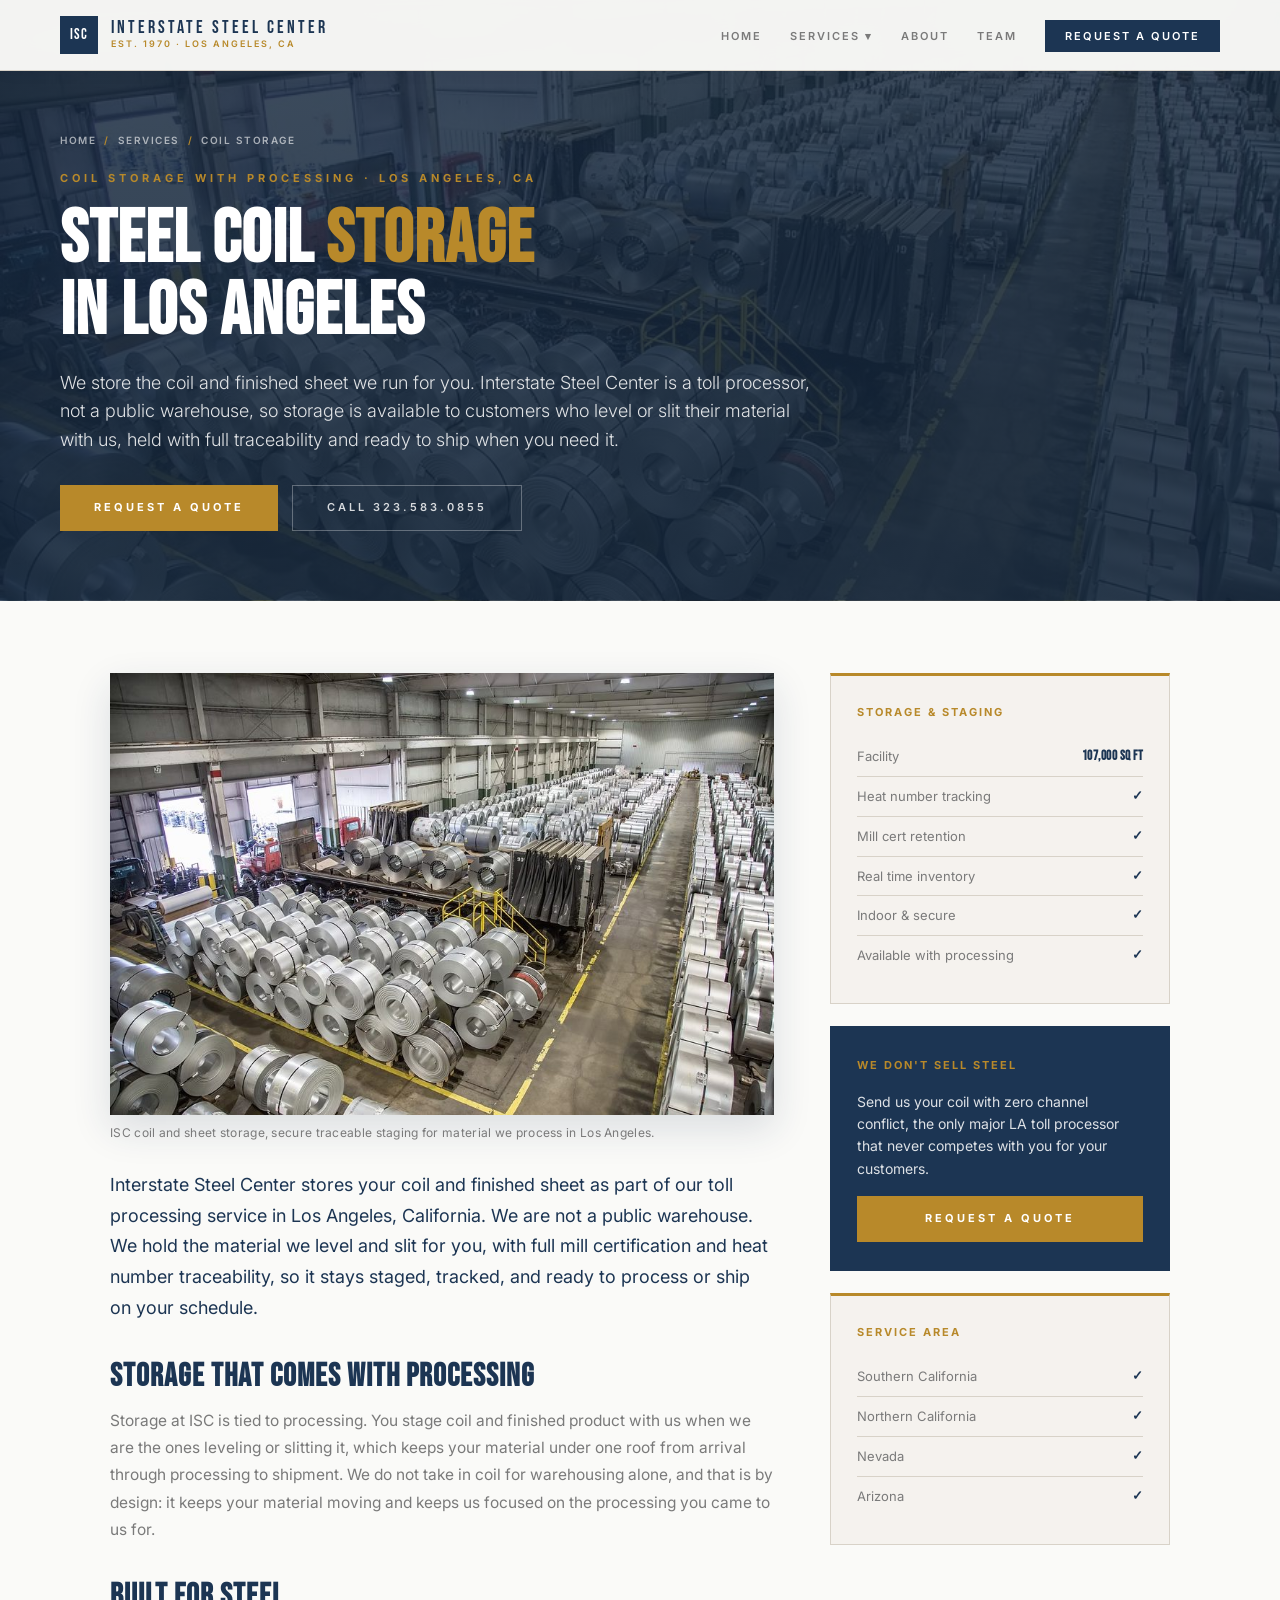
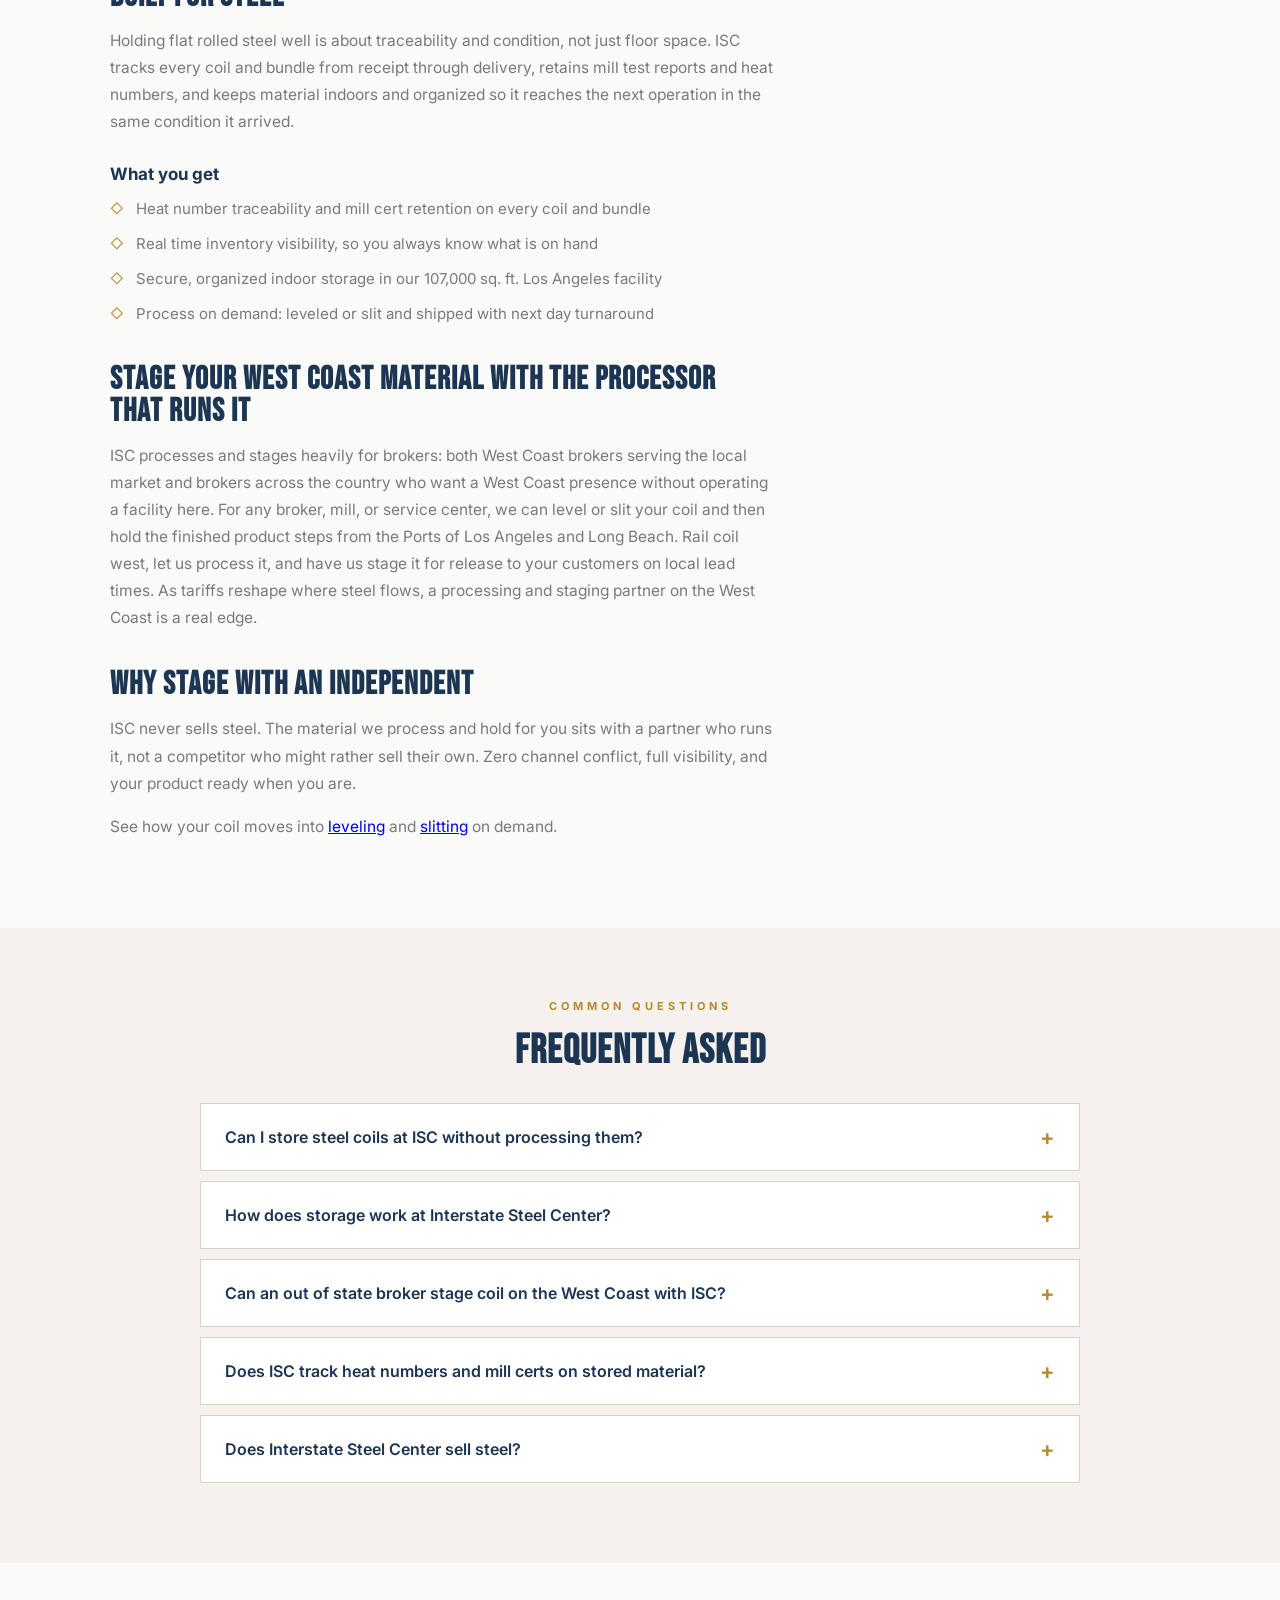
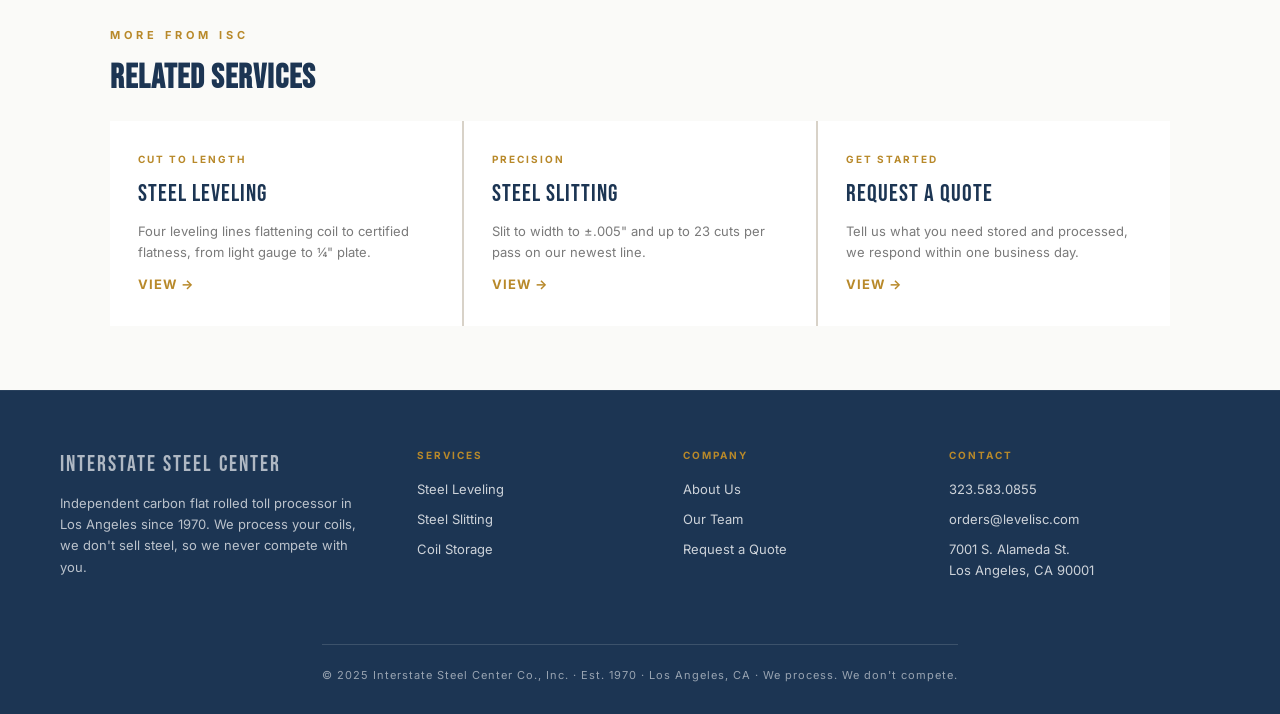
<file: steel-coil-storage-los-angeles/index.html>
<!DOCTYPE html>
<html lang="en">
<head>
<meta charset="UTF-8">
<meta name="viewport" content="width=device-width, initial-scale=1.0">
<title>Steel Coil Storage in Los Angeles | Toll Processing &amp; Staging | ISC</title>
<meta name="description" content="Secure steel coil and sheet storage in Los Angeles for material you level or slit with us. Full heat number traceability, mill cert retention, and process on demand. Interstate Steel Center is a toll processor, not a public warehouse.">
<link rel="canonical" href="https://www.interstatesteelcenter.com/steel-coil-storage-los-angeles/">
<meta name="robots" content="index, follow, max-image-preview:large">
<meta property="og:type" content="website">
<meta property="og:site_name" content="Interstate Steel Center">
<meta property="og:title" content="Steel Coil Storage in Los Angeles | Toll Processing &amp; Staging | ISC">
<meta property="og:description" content="Secure steel coil and sheet storage in Los Angeles for material you level or slit with us. Full heat number traceability, mill cert retention, and process on demand. Interstate Steel Center is a toll processor, not a public warehouse.">
<meta property="og:url" content="https://www.interstatesteelcenter.com/steel-coil-storage-los-angeles/">
<meta property="og:image" content="https://www.interstatesteelcenter.com/assets/img/hero.jpg">
<link rel="preconnect" href="https://fonts.googleapis.com">
<link href="https://fonts.googleapis.com/css2?family=Bebas+Neue&family=Inter:ital,wght@0,300;0,400;0,500;0,600;0,700;1,300&display=swap" rel="stylesheet">
<link rel="stylesheet" href="../assets/style.css">
<script type="application/ld+json">
{
 "@context": "https://schema.org",
 "@graph": [
  {
   "@type": "Service",
   "@id": "https://www.interstatesteelcenter.com/steel-coil-storage-los-angeles/#service",
   "serviceType": "Coil Storage with Processing &middot; Los Angeles, CA",
   "name": "Coil Storage",
   "provider": {
    "@type": "LocalBusiness",
    "name": "Interstate Steel Center Co., Inc.",
    "@id": "https://www.interstatesteelcenter.com/#business",
    "telephone": "+1-323-583-0855",
    "address": {
     "@type": "PostalAddress",
     "streetAddress": "7001 S. Alameda St.",
     "addressLocality": "Los Angeles",
     "addressRegion": "CA",
     "postalCode": "90001",
     "addressCountry": "US"
    }
   },
   "areaServed": [
    "Los Angeles",
    "Southern California",
    "Northern California",
    "Nevada",
    "Arizona"
   ],
   "description": "Secure steel coil and sheet storage in Los Angeles for material you level or slit with us. Full heat number traceability, mill cert retention, and process on demand. Interstate Steel Center is a toll processor, not a public warehouse."
  },
  {
   "@type": "BreadcrumbList",
   "itemListElement": [
    {
     "@type": "ListItem",
     "position": 1,
     "name": "Home",
     "item": "https://www.interstatesteelcenter.com/"
    },
    {
     "@type": "ListItem",
     "position": 2,
     "name": "Coil Storage",
     "item": "https://www.interstatesteelcenter.com/steel-coil-storage-los-angeles/"
    }
   ]
  },
  {
   "@type": "FAQPage",
   "mainEntity": [
    {
     "@type": "Question",
     "name": "Can I store steel coils at ISC without processing them?",
     "acceptedAnswer": {
      "@type": "Answer",
      "text": "No. Interstate Steel Center is a toll processor, not a public warehouse. Storage is available to customers who also level or slit their material with us. We hold the coil and finished product we process for you, ready to ship on demand."
     }
    },
    {
     "@type": "Question",
     "name": "How does storage work at Interstate Steel Center?",
     "acceptedAnswer": {
      "@type": "Answer",
      "text": "When ISC levels or slits your coil, we can stage that material and the finished product in our 107,000 sq. ft. Los Angeles facility with full heat number traceability, then release it on your schedule. Storage is part of the processing relationship, not a standalone service."
     }
    },
    {
     "@type": "Question",
     "name": "Can an out of state broker stage coil on the West Coast with ISC?",
     "acceptedAnswer": {
      "@type": "Answer",
      "text": "Yes, when ISC processes it. Rail coil west, have us level or slit it, and we can hold the finished product steps from the Ports of Los Angeles and Long Beach for release to your West Coast customers on local lead times."
     }
    },
    {
     "@type": "Question",
     "name": "Does ISC track heat numbers and mill certs on stored material?",
     "acceptedAnswer": {
      "@type": "Answer",
      "text": "Yes. Every coil and bundle is tracked from receipt through delivery with heat number traceability, and mill test reports are retained so certification follows the material through processing and shipment."
     }
    },
    {
     "@type": "Question",
     "name": "Does Interstate Steel Center sell steel?",
     "acceptedAnswer": {
      "@type": "Answer",
      "text": "No. ISC is a pure toll processor for customer owned material. It never sells steel, so the product it processes and holds for you is never in the hands of a competitor."
     }
    }
   ]
  }
 ]
}
</script>
</head>
<body>
<nav id="main-nav">
 <a class="nav-logo" href="../index.html">
 <div class="nav-logo-mark">ISC</div>
 <div>
 <div class="nav-logo-text">Interstate Steel Center</div>
 <div class="nav-logo-sub">Est. 1970 &middot; Los Angeles, CA</div>
 </div>
 </a>
 <button class="nav-toggle" aria-label="Menu" aria-expanded="false"><span></span><span></span><span></span></button>
 <ul class="nav-links">
 <li><a href="../index.html">Home</a></li>
 <li class="has-dropdown">
 <a href="#" class="dropdown-trigger">Services &#9662;</a>
 <ul class="dropdown-menu">
 <li><a href="../steel-coil-leveling-los-angeles/">Steel Leveling</a></li>
 <li><a href="../steel-coil-slitting-los-angeles/">Steel Slitting</a></li>
 <li><a href="../steel-coil-storage-los-angeles/">Coil Storage</a></li>
 </ul>
 </li>
 <li><a href="../about/">About</a></li>
 <li><a href="../team/">Team</a></li>
 <li><a href="../request-a-quote/" class="nav-cta">Request a Quote</a></li>
 </ul>
</nav>
<section class="svc-hero has-photo" style="background:linear-gradient(rgba(20,38,59,0.82), rgba(20,38,59,0.90)), url('../assets/img/storage.jpg'); background-size:cover; background-position:center;">
 <div class="breadcrumb"><a href="../index.html">Home</a><span>/</span>Services<span>/</span>Coil Storage</div>
 <div class="svc-hero-eyebrow">Coil Storage with Processing &middot; Los Angeles, CA</div>
 <h1>STEEL COIL <span>STORAGE</span><br>IN LOS ANGELES</h1>
 <p class="svc-hero-lead">We store the coil and finished sheet we run for you. Interstate Steel Center is a toll processor, not a public warehouse, so storage is available to customers who level or slit their material with us, held with full traceability and ready to ship when you need it.</p>
 <div class="svc-hero-cta">
 <a href="../request-a-quote/" class="btn-gold">Request a Quote</a>
 <a href="tel:3235830855" class="btn-outline-lt">Call 323.583.0855</a>
 </div>
</section>

<section class="svc-body">
 <div class="svc-grid">
 <div class="svc-prose">
 <img class="svc-photo reveal" src="../assets/img/storage.jpg" alt="ISC coil and sheet storage, secure traceable staging for material we process in Los Angeles.">
 <div class="svc-photo-cap reveal">ISC coil and sheet storage, secure traceable staging for material we process in Los Angeles.</div>
 <p class="svc-lead-para reveal">Interstate Steel Center stores your coil and finished sheet as part of our toll processing service in Los Angeles, California. We are not a public warehouse. We hold the material we level and slit for you, with full mill certification and heat number traceability, so it stays staged, tracked, and ready to process or ship on your schedule.</p>
<h2 class="reveal">Storage that comes with processing</h2>
<p class="reveal">Storage at ISC is tied to processing. You stage coil and finished product with us when we are the ones leveling or slitting it, which keeps your material under one roof from arrival through processing to shipment. We do not take in coil for warehousing alone, and that is by design: it keeps your material moving and keeps us focused on the processing you came to us for.</p>
<h2 class="reveal">Built for steel</h2>
<p class="reveal">Holding flat rolled steel well is about traceability and condition, not just floor space. ISC tracks every coil and bundle from receipt through delivery, retains mill test reports and heat numbers, and keeps material indoors and organized so it reaches the next operation in the same condition it arrived.</p>
<h3 class="reveal">What you get</h3>
<ul class="reveal">
 <li>Heat number traceability and mill cert retention on every coil and bundle</li>
 <li>Real time inventory visibility, so you always know what is on hand</li>
 <li>Secure, organized indoor storage in our 107,000 sq. ft. Los Angeles facility</li>
 <li>Process on demand: leveled or slit and shipped with next day turnaround</li>
</ul>
<h2 class="reveal">Stage your West Coast material with the processor that runs it</h2>
<p class="reveal">ISC processes and stages heavily for brokers: both West Coast brokers serving the local market and brokers across the country who want a West Coast presence without operating a facility here. For any broker, mill, or service center, we can level or slit your coil and then hold the finished product steps from the Ports of Los Angeles and Long Beach. Rail coil west, let us process it, and have us stage it for release to your customers on local lead times. As tariffs reshape where steel flows, a processing and staging partner on the West Coast is a real edge.</p>
<h2 class="reveal">Why stage with an independent</h2>
<p class="reveal">ISC never sells steel. The material we process and hold for you sits with a partner who runs it, not a competitor who might rather sell their own. Zero channel conflict, full visibility, and your product ready when you are.</p>
<p class="reveal">See how your coil moves into <a href="../steel-coil-leveling-los-angeles/">leveling</a> and <a href="../steel-coil-slitting-los-angeles/">slitting</a> on demand.</p>
 </div>
 <aside class="svc-aside">
 <div class="aside-card reveal">
 <h4>Storage &amp; Staging</h4>
 <div class="aside-spec"><span class="k">Facility</span><span class="v">107,000 sq ft</span></div>
 <div class="aside-spec"><span class="k">Heat number tracking</span><span class="v">&#10003;</span></div>
 <div class="aside-spec"><span class="k">Mill cert retention</span><span class="v">&#10003;</span></div>
 <div class="aside-spec"><span class="k">Real time inventory</span><span class="v">&#10003;</span></div>
 <div class="aside-spec"><span class="k">Indoor &amp; secure</span><span class="v">&#10003;</span></div>
 <div class="aside-spec"><span class="k">Available with processing</span><span class="v">&#10003;</span></div>
 </div><div class="aside-card dark reveal">
 <h4>We Don't Sell Steel</h4>
 <p>Send us your coil with zero channel conflict, the only major LA toll processor that never competes with you for your customers.</p>
 <a href="../request-a-quote/" class="btn-gold" style="width:100%; text-align:center;">Request a Quote</a>
 </div><div class="aside-card reveal">
 <h4>Service Area</h4>
 <div class="aside-spec"><span class="k">Southern California</span><span class="v">&#10003;</span></div>
 <div class="aside-spec"><span class="k">Northern California</span><span class="v">&#10003;</span></div>
 <div class="aside-spec"><span class="k">Nevada</span><span class="v">&#10003;</span></div>
 <div class="aside-spec"><span class="k">Arizona</span><span class="v">&#10003;</span></div>
 </div>
 </aside>
 </div>
</section>
<section class="faq-section"><div class="faq-wrap">
<div class="reveal" style="text-align:center; margin-bottom:32px;">
<div class="svc-hero-eyebrow" style="color:var(--gold)">Common Questions</div>
<h2 style="font-family:'Bebas Neue',sans-serif; font-size:40px; color:var(--steel); letter-spacing:1px;">FREQUENTLY ASKED</h2></div>
<div class="faq-item"><button class="faq-q">Can I store steel coils at ISC without processing them?</button><div class="faq-a"><p>No. Interstate Steel Center is a toll processor, not a public warehouse. Storage is available to customers who also level or slit their material with us. We hold the coil and finished product we process for you, ready to ship on demand.</p></div></div>
<div class="faq-item"><button class="faq-q">How does storage work at Interstate Steel Center?</button><div class="faq-a"><p>When ISC levels or slits your coil, we can stage that material and the finished product in our 107,000 sq. ft. Los Angeles facility with full heat number traceability, then release it on your schedule. Storage is part of the processing relationship, not a standalone service.</p></div></div>
<div class="faq-item"><button class="faq-q">Can an out of state broker stage coil on the West Coast with ISC?</button><div class="faq-a"><p>Yes, when ISC processes it. Rail coil west, have us level or slit it, and we can hold the finished product steps from the Ports of Los Angeles and Long Beach for release to your West Coast customers on local lead times.</p></div></div>
<div class="faq-item"><button class="faq-q">Does ISC track heat numbers and mill certs on stored material?</button><div class="faq-a"><p>Yes. Every coil and bundle is tracked from receipt through delivery with heat number traceability, and mill test reports are retained so certification follows the material through processing and shipment.</p></div></div>
<div class="faq-item"><button class="faq-q">Does Interstate Steel Center sell steel?</button><div class="faq-a"><p>No. ISC is a pure toll processor for customer owned material. It never sells steel, so the product it processes and holds for you is never in the hands of a competitor.</p></div></div>
</div></section>
<section class="related"><div class="reveal"><div class="svc-hero-eyebrow" style="color:var(--gold)">More From ISC</div>
<h2 style="font-family:'Bebas Neue',sans-serif; font-size:34px; color:var(--steel); letter-spacing:1px;">RELATED SERVICES</h2></div>
<div class="related-grid reveal">
<a class="related-card" href="../steel-coil-leveling-los-angeles/"><div class="rc-label">Cut to Length</div><div class="rc-title">Steel Leveling</div><div class="rc-desc">Four leveling lines flattening coil to certified flatness, from light gauge to &frac14;" plate.</div><span class="rc-arrow">View &rarr;</span></a>
<a class="related-card" href="../steel-coil-slitting-los-angeles/"><div class="rc-label">Precision</div><div class="rc-title">Steel Slitting</div><div class="rc-desc">Slit to width to &plusmn;.005" and up to 23 cuts per pass on our newest line.</div><span class="rc-arrow">View &rarr;</span></a>
<a class="related-card" href="../request-a-quote/"><div class="rc-label">Get Started</div><div class="rc-title">Request a Quote</div><div class="rc-desc">Tell us what you need stored and processed, we respond within one business day.</div><span class="rc-arrow">View &rarr;</span></a>
</div></section>

<footer class="site-footer">
 <div class="footer-cols">
 <div class="footer-brand">
 <div class="footer-logo">Interstate Steel Center</div>
 <p>Independent carbon flat rolled toll processor in Los Angeles since 1970. We process your coils, we don't sell steel, so we never compete with you.</p>
 </div>
 <div>
 <h5>Services</h5>
 <a href="../steel-coil-leveling-los-angeles/">Steel Leveling</a>
 <a href="../steel-coil-slitting-los-angeles/">Steel Slitting</a>
 <a href="../steel-coil-storage-los-angeles/">Coil Storage</a>
 </div>
 <div>
 <h5>Company</h5>
 <a href="../about/">About Us</a>
 <a href="../team/">Our Team</a>
 <a href="../request-a-quote/">Request a Quote</a>
 </div>
 <div>
 <h5>Contact</h5>
 <a href="tel:3235830855">323.583.0855</a>
 <a href="mailto:orders@levelisc.com">orders@levelisc.com</a>
 <a href="https://maps.google.com/?q=7001+S+Alameda+St+Los+Angeles+CA+90001" target="_blank" rel="noopener">7001 S. Alameda St.<br>Los Angeles, CA 90001</a>
 </div>
 </div>
 <div class="footer-bottom">&copy; 2025 Interstate Steel Center Co., Inc. &middot; Est. 1970 &middot; Los Angeles, CA &middot; We process. We don't compete.</div>
</footer>
<script src="../assets/app.js"></script>
</body>
</html>
</file>
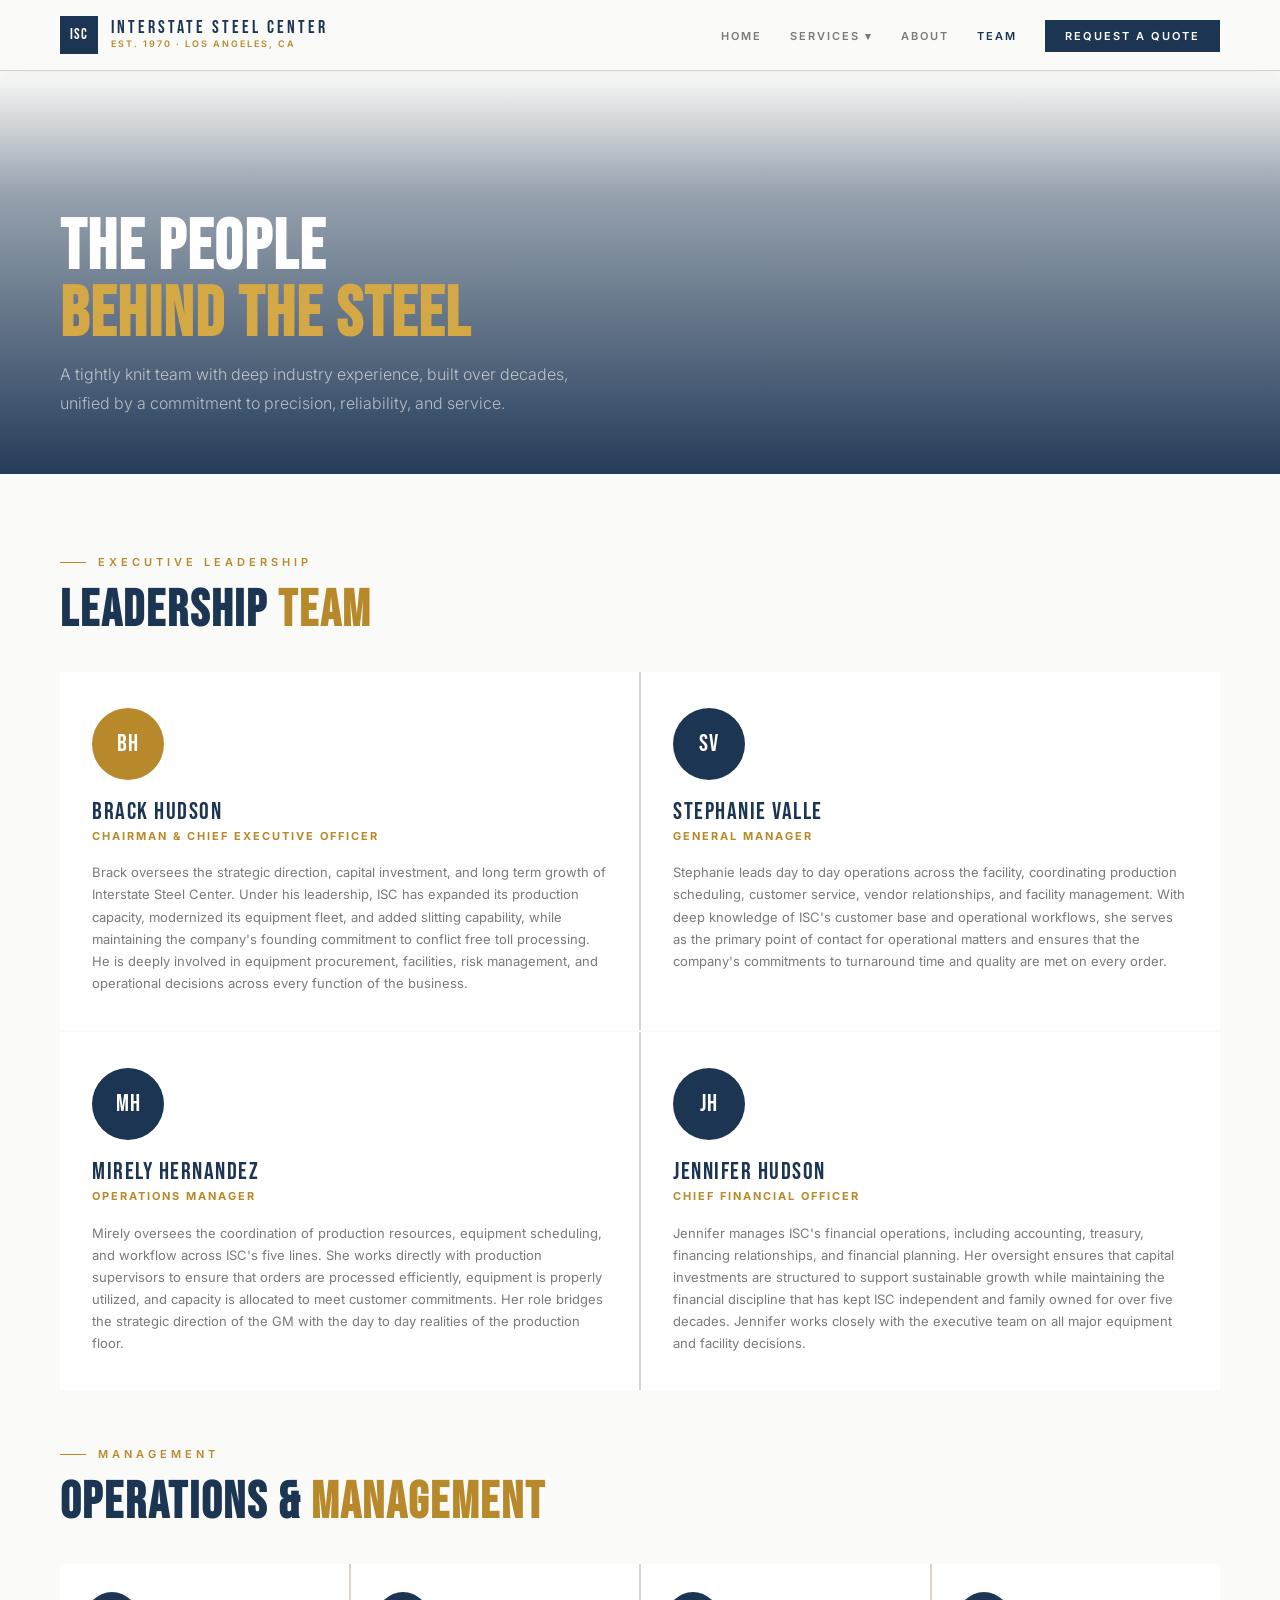
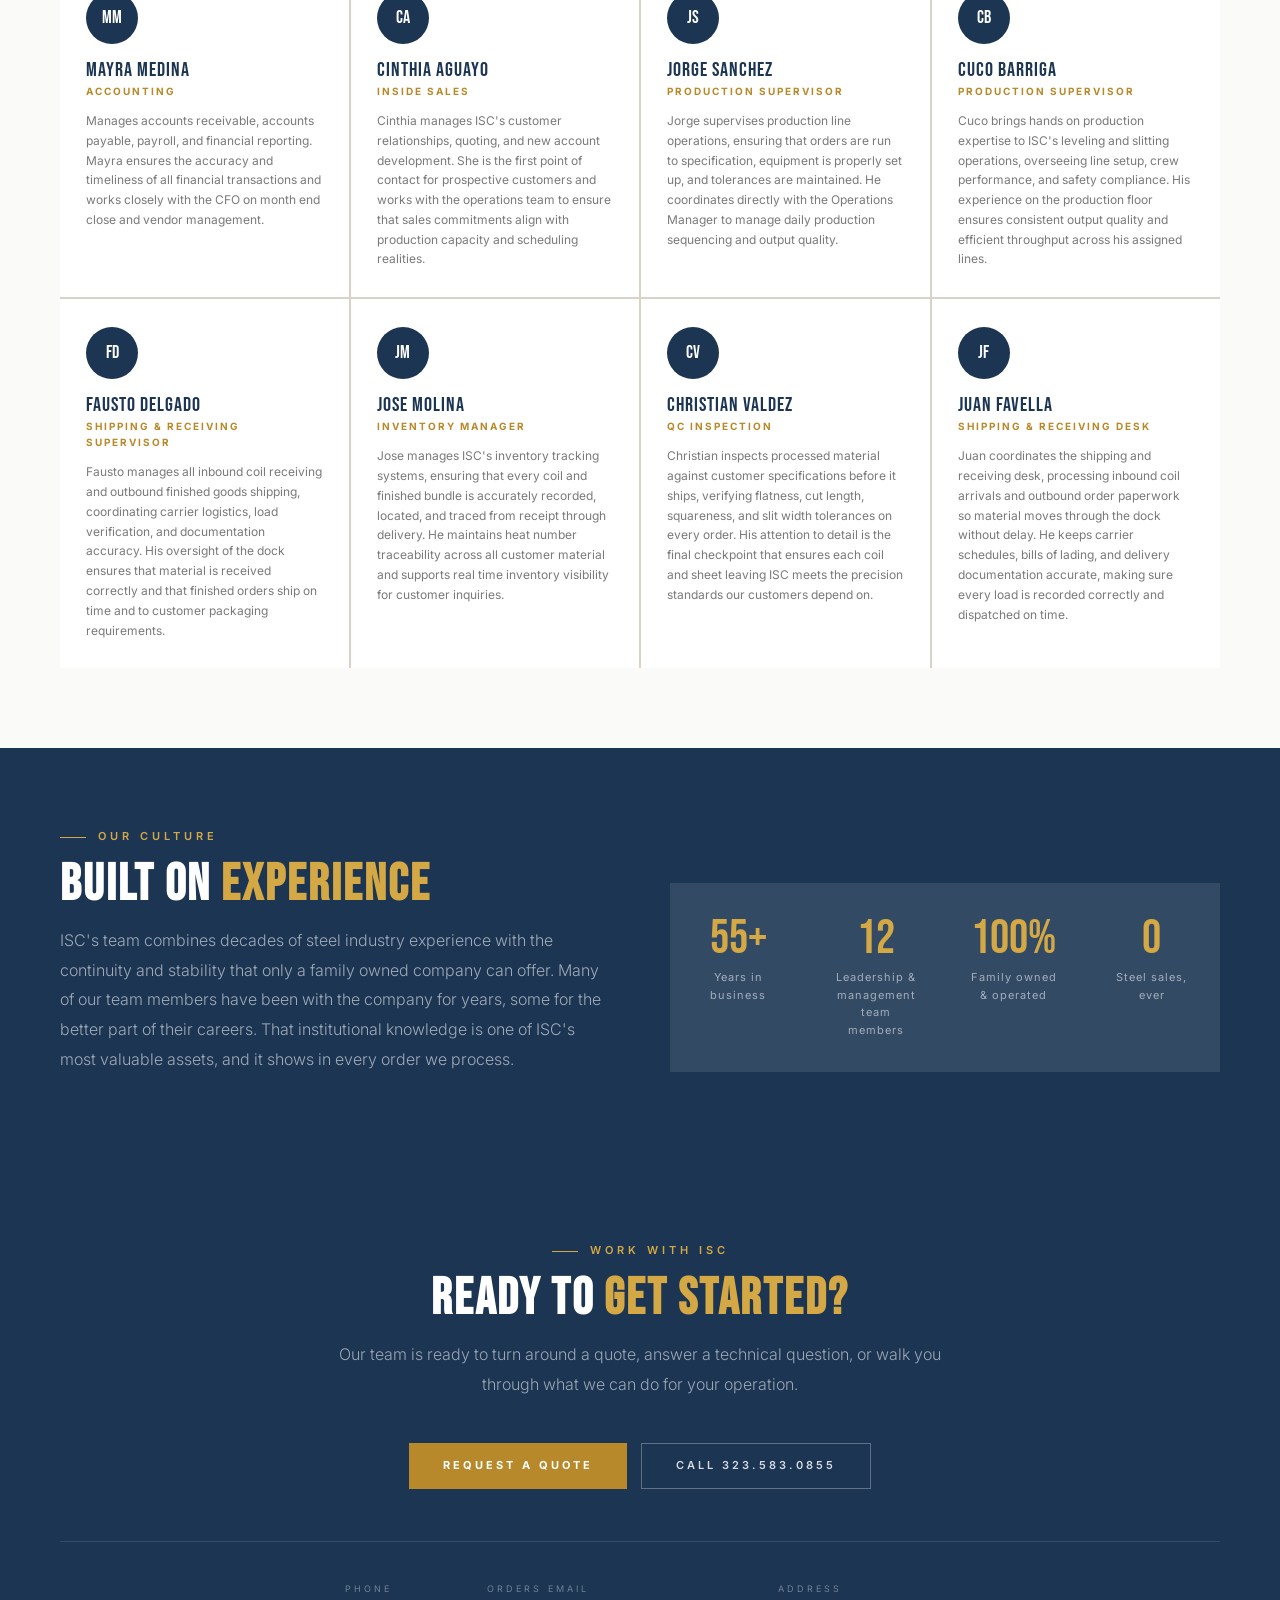
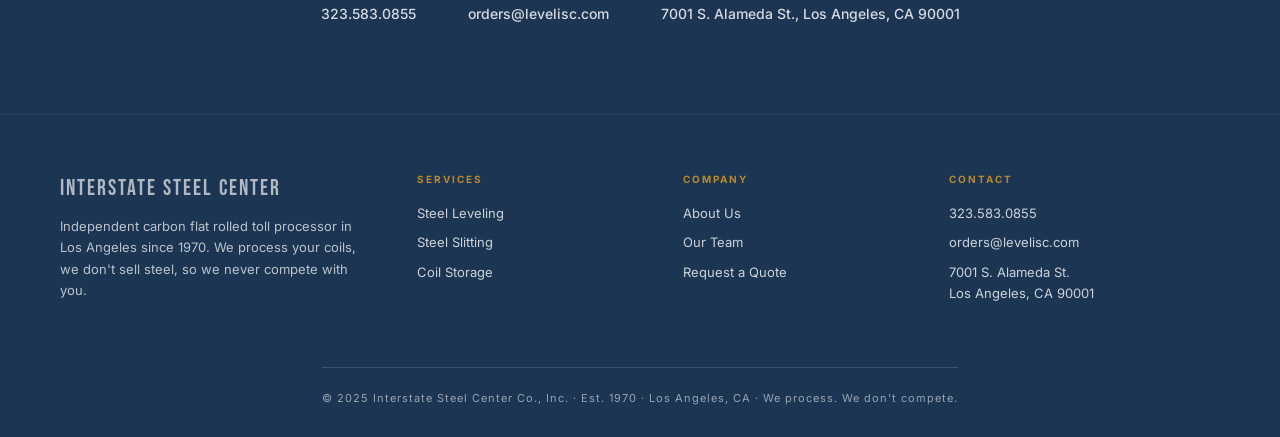
<file: team/index.html>
<!DOCTYPE html>
<html lang="en">
<head>
<meta charset="UTF-8">
<meta name="viewport" content="width=device-width, initial-scale=1.0">
<title>Our Team | Interstate Steel Center</title>
<meta name="description" content="Meet the team behind Interstate Steel Center, Los Angeles' independent steel coil leveling and slitting toll processor since 1970.">
<link rel="canonical" href="https://www.interstatesteelcenter.com/team/">
<meta name="robots" content="index, follow, max-image-preview:large">
<meta property="og:type" content="website">
<meta property="og:site_name" content="Interstate Steel Center">
<meta property="og:title" content="Our Team | Interstate Steel Center">
<meta property="og:description" content="Meet the team behind Interstate Steel Center, Los Angeles' independent steel coil leveling and slitting toll processor since 1970.">
<meta property="og:url" content="https://www.interstatesteelcenter.com/team/">
<meta property="og:image" content="https://www.interstatesteelcenter.com/assets/img/hero.jpg">
<link rel="preconnect" href="https://fonts.googleapis.com">
<link href="https://fonts.googleapis.com/css2?family=Bebas+Neue&family=Inter:ital,wght@0,300;0,400;0,500;0,600;0,700;1,300&display=swap" rel="stylesheet">
<link rel="stylesheet" href="../assets/style.css">

</head>
<body>
<nav id="main-nav">
 <a class="nav-logo" href="../index.html">
 <div class="nav-logo-mark">ISC</div>
 <div>
 <div class="nav-logo-text">Interstate Steel Center</div>
 <div class="nav-logo-sub">Est. 1970 &middot; Los Angeles, CA</div>
 </div>
 </a>
 <button class="nav-toggle" aria-label="Menu" aria-expanded="false"><span></span><span></span><span></span></button>
 <ul class="nav-links">
 <li><a href="../index.html">Home</a></li>
 <li class="has-dropdown">
 <a href="#" class="dropdown-trigger">Services &#9662;</a>
 <ul class="dropdown-menu">
 <li><a href="../steel-coil-leveling-los-angeles/">Steel Leveling</a></li>
 <li><a href="../steel-coil-slitting-los-angeles/">Steel Slitting</a></li>
 <li><a href="../steel-coil-storage-los-angeles/">Coil Storage</a></li>
 </ul>
 </li>
 <li><a href="../about/">About</a></li>
 <li><a href="../team/" class="active-link">Team</a></li>
 <li><a href="../request-a-quote/" class="nav-cta">Request a Quote</a></li>
 </ul>
</nav>


 <div style="height:74px;"></div>

 <!-- HERO -->
 <div class="team-hero">
 <div class="team-hero-img"></div>
 <div class="team-hero-overlay"></div>
 <div class="team-hero-content">
 <h1>THE PEOPLE<br><span>BEHIND THE STEEL</span></h1>
 <p>A tightly knit team with deep industry experience, built over decades, unified by a commitment to precision, reliability, and service.</p>
 </div>
 </div>

 <!-- LEADERSHIP -->
 <div class="team-section">
 <div class="section-eyebrow reveal">Executive Leadership</div>
 <h2 class="reveal" style="margin-bottom:36px;">LEADERSHIP <span>TEAM</span></h2>

 <div class="team-grid-exec">

 <div class="team-card reveal">
 <div class="team-avatar gold-bg">BH</div>
 <div class="team-name">Brack Hudson</div>
 <div class="team-title">Chairman &amp; Chief Executive Officer</div>
 <p class="team-bio">Brack oversees the strategic direction, capital investment, and long term growth of Interstate Steel Center. Under his leadership, ISC has expanded its production capacity, modernized its equipment fleet, and added slitting capability, while maintaining the company's founding commitment to conflict free toll processing. He is deeply involved in equipment procurement, facilities, risk management, and operational decisions across every function of the business.</p>
 </div>

 <div class="team-card reveal">
 <div class="team-avatar">SV</div>
 <div class="team-name">Stephanie Valle</div>
 <div class="team-title">General Manager</div>
 <p class="team-bio">Stephanie leads day to day operations across the facility, coordinating production scheduling, customer service, vendor relationships, and facility management. With deep knowledge of ISC's customer base and operational workflows, she serves as the primary point of contact for operational matters and ensures that the company's commitments to turnaround time and quality are met on every order.</p>
 </div>

 </div>

 <div style="margin-top:2px; background:var(--rule);">
 <div class="team-grid-exec" style="background:none; margin-top:0;">
 <div class="team-card reveal">
 <div class="team-avatar">MH</div>
 <div class="team-name">Mirely Hernandez</div>
 <div class="team-title">Operations Manager</div>
 <p class="team-bio">Mirely oversees the coordination of production resources, equipment scheduling, and workflow across ISC's five lines. She works directly with production supervisors to ensure that orders are processed efficiently, equipment is properly utilized, and capacity is allocated to meet customer commitments. Her role bridges the strategic direction of the GM with the day to day realities of the production floor.</p>
 </div>
 <div class="team-card reveal">
 <div class="team-avatar">JH</div>
 <div class="team-name">Jennifer Hudson</div>
 <div class="team-title">Chief Financial Officer</div>
 <p class="team-bio">Jennifer manages ISC's financial operations, including accounting, treasury, financing relationships, and financial planning. Her oversight ensures that capital investments are structured to support sustainable growth while maintaining the financial discipline that has kept ISC independent and family owned for over five decades. Jennifer works closely with the executive team on all major equipment and facility decisions.</p>
 </div>
 </div>
 </div>

 <div style="margin-top: 56px;">
 <div class="section-eyebrow reveal">Management</div>
 <h2 class="reveal" style="margin-bottom:36px;">OPERATIONS &amp; <span>MANAGEMENT</span></h2>
 <div class="team-grid-mgmt" style="background:var(--rule); gap:2px;">

 <div class="team-card-sm reveal">
 <div class="team-avatar-sm">MM</div>
 <div class="team-name-sm">Mayra Medina</div>
 <div class="team-title-sm">Accounting</div>
 <p style="font-size:12px; color:var(--mid); line-height:1.65; margin-top:12px;">Manages accounts receivable, accounts payable, payroll, and financial reporting. Mayra ensures the accuracy and timeliness of all financial transactions and works closely with the CFO on month end close and vendor management.</p>
 </div>

 <div class="team-card-sm reveal">
 <div class="team-avatar-sm">CA</div>
 <div class="team-name-sm">Cinthia Aguayo</div>
 <div class="team-title-sm">Inside Sales</div>
 <p style="font-size:12px; color:var(--mid); line-height:1.65; margin-top:12px;">Cinthia manages ISC's customer relationships, quoting, and new account development. She is the first point of contact for prospective customers and works with the operations team to ensure that sales commitments align with production capacity and scheduling realities.</p>
 </div>

 <div class="team-card-sm reveal">
 <div class="team-avatar-sm">JS</div>
 <div class="team-name-sm">Jorge Sanchez</div>
 <div class="team-title-sm">Production Supervisor</div>
 <p style="font-size:12px; color:var(--mid); line-height:1.65; margin-top:12px;">Jorge supervises production line operations, ensuring that orders are run to specification, equipment is properly set up, and tolerances are maintained. He coordinates directly with the Operations Manager to manage daily production sequencing and output quality.</p>
 </div>

 <div class="team-card-sm reveal">
 <div class="team-avatar-sm">CB</div>
 <div class="team-name-sm">Cuco Barriga</div>
 <div class="team-title-sm">Production Supervisor</div>
 <p style="font-size:12px; color:var(--mid); line-height:1.65; margin-top:12px;">Cuco brings hands on production expertise to ISC's leveling and slitting operations, overseeing line setup, crew performance, and safety compliance. His experience on the production floor ensures consistent output quality and efficient throughput across his assigned lines.</p>
 </div>

 <div class="team-card-sm reveal">
 <div class="team-avatar-sm">FD</div>
 <div class="team-name-sm">Fausto Delgado</div>
 <div class="team-title-sm">Shipping &amp; Receiving Supervisor</div>
 <p style="font-size:12px; color:var(--mid); line-height:1.65; margin-top:12px;">Fausto manages all inbound coil receiving and outbound finished goods shipping, coordinating carrier logistics, load verification, and documentation accuracy. His oversight of the dock ensures that material is received correctly and that finished orders ship on time and to customer packaging requirements.</p>
 </div>

 <div class="team-card-sm reveal">
 <div class="team-avatar-sm">JM</div>
 <div class="team-name-sm">Jose Molina</div>
 <div class="team-title-sm">Inventory Manager</div>
 <p style="font-size:12px; color:var(--mid); line-height:1.65; margin-top:12px;">Jose manages ISC's inventory tracking systems, ensuring that every coil and finished bundle is accurately recorded, located, and traced from receipt through delivery. He maintains heat number traceability across all customer material and supports real time inventory visibility for customer inquiries.</p>
 </div>

 <div class="team-card-sm reveal">
 <div class="team-avatar-sm">CV</div>
 <div class="team-name-sm">Christian Valdez</div>
 <div class="team-title-sm">QC Inspection</div>
 <p style="font-size:12px; color:var(--mid); line-height:1.65; margin-top:12px;">Christian inspects processed material against customer specifications before it ships, verifying flatness, cut length, squareness, and slit width tolerances on every order. His attention to detail is the final checkpoint that ensures each coil and sheet leaving ISC meets the precision standards our customers depend on.</p>
 </div>

 <div class="team-card-sm reveal">
 <div class="team-avatar-sm">JF</div>
 <div class="team-name-sm">Juan Favella</div>
 <div class="team-title-sm">Shipping &amp; Receiving Desk</div>
 <p style="font-size:12px; color:var(--mid); line-height:1.65; margin-top:12px;">Juan coordinates the shipping and receiving desk, processing inbound coil arrivals and outbound order paperwork so material moves through the dock without delay. He keeps carrier schedules, bills of lading, and delivery documentation accurate, making sure every load is recorded correctly and dispatched on time.</p>
 </div>

 </div>
 </div>
 </div><!-- /team-section -->

 <!-- CULTURE STRIP -->
 <div class="team-culture">
 <div style="display:grid; grid-template-columns:1fr 1fr; gap:60px; align-items:center;">
 <div class="reveal">
 <div class="section-eyebrow lt">Our Culture</div>
 <h2 class="lt">BUILT ON <span>EXPERIENCE</span></h2>
 <p class="section-lead lt">ISC's team combines decades of steel industry experience with the continuity and stability that only a family owned company can offer. Many of our team members have been with the company for years, some for the better part of their careers. That institutional knowledge is one of ISC's most valuable assets, and it shows in every order we process.</p>
 </div>
 <div class="reveal">
 <div class="culture-stats">
 <div class="culture-stat"><div class="culture-stat-num">55+</div><div class="culture-stat-label">Years in business</div></div>
 <div class="culture-stat"><div class="culture-stat-num">12</div><div class="culture-stat-label">Leadership &amp; management team members</div></div>
 <div class="culture-stat"><div class="culture-stat-num">100%</div><div class="culture-stat-label">Family owned &amp; operated</div></div>
 <div class="culture-stat"><div class="culture-stat-num">0</div><div class="culture-stat-label">Steel sales, ever</div></div>
 </div>
 </div>
 </div>
 </div>

 <!-- CTA -->
 <section class="cta-section">
 <div class="section-eyebrow reveal" style="display:flex; justify-content:center;">Work With ISC</div>
 <h2 class="reveal">READY TO <span>GET STARTED?</span></h2>
 <p class="section-lead reveal">Our team is ready to turn around a quote, answer a technical question, or walk you through what we can do for your operation.</p>
 <div style="display:flex; justify-content:center; gap:14px; flex-wrap:wrap;" class="reveal">
 <a href="../request-a-quote/" class="btn-gold">Request a Quote</a>
 <a href="tel:3235830855" class="btn-outline-lt">Call 323.583.0855</a>
 </div>
 <div class="cta-contact reveal">
 <div class="cta-contact-item"><div class="cta-contact-label">Phone</div><div class="cta-contact-val"><a href="tel:3235830855">323.583.0855</a></div></div>
 <div class="cta-contact-item"><div class="cta-contact-label">Orders Email</div><div class="cta-contact-val"><a href="mailto:orders@levelisc.com">orders@levelisc.com</a></div></div>
 <div class="cta-contact-item"><div class="cta-contact-label">Address</div><div class="cta-contact-val">7001 S. Alameda St., Los Angeles, CA 90001</div></div>
 </div>
 </section>

 
<footer class="site-footer">
 <div class="footer-cols">
 <div class="footer-brand">
 <div class="footer-logo">Interstate Steel Center</div>
 <p>Independent carbon flat rolled toll processor in Los Angeles since 1970. We process your coils, we don't sell steel, so we never compete with you.</p>
 </div>
 <div>
 <h5>Services</h5>
 <a href="../steel-coil-leveling-los-angeles/">Steel Leveling</a>
 <a href="../steel-coil-slitting-los-angeles/">Steel Slitting</a>
 <a href="../steel-coil-storage-los-angeles/">Coil Storage</a>
 </div>
 <div>
 <h5>Company</h5>
 <a href="../about/">About Us</a>
 <a href="../team/">Our Team</a>
 <a href="../request-a-quote/">Request a Quote</a>
 </div>
 <div>
 <h5>Contact</h5>
 <a href="tel:3235830855">323.583.0855</a>
 <a href="mailto:orders@levelisc.com">orders@levelisc.com</a>
 <a href="https://maps.google.com/?q=7001+S+Alameda+St+Los+Angeles+CA+90001" target="_blank" rel="noopener">7001 S. Alameda St.<br>Los Angeles, CA 90001</a>
 </div>
 </div>
 <div class="footer-bottom">&copy; 2025 Interstate Steel Center Co., Inc. &middot; Est. 1970 &middot; Los Angeles, CA &middot; We process. We don't compete.</div>
</footer>
<script src="../assets/app.js"></script>
</body>
</html>
</file>
<file: assets/style.css>
*, *::before, *::after { box-sizing: border-box; margin: 0; padding: 0; }
:root {
  --cream:    #F5F2EE;
  --warm-lt:  #FAFAF8;
  --rule:     #D8D2C8;
  --steel:    #1C3553;
  --steel-md: #2E5078;
  --steel-lt: #4A7FA5;
  --gold:     #B8892A;
  --gold-lt:  #D4A845;
  --gold-pale:#F0DFB8;
  --body:     #3A3A3A;
  --mid:      #7A7A7A;
  --white:    #FFFFFF;
  --shadow:   0 2px 28px rgba(28,53,83,0.09);
}
html { scroll-behavior: auto; }
body { font-family: 'Inter', sans-serif; background: var(--warm-lt); color: var(--body); line-height: 1.6; overflow-x: hidden; }

/* ─── PAGE SYSTEM ─── */
.page { display: none; }
.page.active { display: block; }

/* ─── NAV ─── */
nav {
  position: fixed; top: 0; left: 0; right: 0; z-index: 200;
  display: flex; align-items: center; justify-content: space-between;
  padding: 16px 60px;
  background: rgba(250,250,248,0.97);
  backdrop-filter: blur(14px);
  border-bottom: 1px solid var(--rule);
  box-shadow: 0 1px 14px rgba(28,53,83,0.07);
}
.nav-logo { display: flex; align-items: center; gap: 13px; text-decoration: none; cursor: pointer; }
.nav-logo-mark { width: 38px; height: 38px; background: var(--steel); display: flex; align-items: center; justify-content: center; font-family: 'Bebas Neue', sans-serif; font-size: 15px; color: #fff; letter-spacing: 1px; flex-shrink: 0; }
.nav-logo-text { font-family: 'Bebas Neue', sans-serif; font-size: 18px; letter-spacing: 3px; color: var(--steel); line-height: 1; }
.nav-logo-sub { font-size: 9px; letter-spacing: 2px; color: var(--gold); font-weight: 600; text-transform: uppercase; }
.nav-links { display: flex; gap: 28px; list-style: none; align-items: center; }
.nav-links a { font-size: 11px; letter-spacing: 2px; text-transform: uppercase; color: var(--mid); text-decoration: none; font-weight: 600; transition: color 0.2s; cursor: pointer; }
.nav-links a:hover, .nav-links a.active-link { color: var(--steel); }
.nav-cta { background: var(--steel) !important; color: #fff !important; padding: 9px 20px; transition: background 0.2s !important; }
.nav-cta:hover { background: var(--steel-md) !important; }

/* ─── HERO ─── */
.hero {
  min-height: 100vh; display: flex; flex-direction: column; justify-content: flex-end;
  padding: 120px 60px 80px; background: var(--steel); position: relative; overflow: hidden;
}
.hero-bg-img {
  position: absolute; inset: 0; z-index: 0;
  background-image: url('img/hero.jpg');
  background-size: cover; background-position: center;
  filter: brightness(0.32) saturate(0.65);
}
.hero-overlay { position: absolute; inset: 0; z-index: 1; background: linear-gradient(135deg, rgba(28,53,83,0.85) 0%, rgba(28,53,83,0.58) 60%, rgba(28,53,83,0.3) 100%); }
.hero-grid { position: absolute; inset: 0; z-index: 1; background-image: linear-gradient(rgba(255,255,255,0.03) 1px, transparent 1px), linear-gradient(90deg, rgba(255,255,255,0.03) 1px, transparent 1px); background-size: 56px 56px; }
.hero-coil { position: absolute; right: -30px; top: 50%; transform: translateY(-50%); width: 580px; height: 580px; opacity: 0.07; z-index: 2; animation: coil-spin 80s linear infinite; }
@keyframes coil-spin { from { transform: translateY(-50%) rotate(0deg); } to { transform: translateY(-50%) rotate(360deg); } }
.hero-content { position: relative; z-index: 3; max-width: 800px; }
.hero-eyebrow { font-size: 11px; letter-spacing: 4px; text-transform: uppercase; color: var(--gold-lt); font-weight: 600; margin-bottom: 22px; display: flex; align-items: center; gap: 12px; }
.hero-eyebrow::before { content: ''; display: block; width: 36px; height: 1px; background: var(--gold-lt); }
h1 { font-family: 'Bebas Neue', sans-serif; font-size: clamp(58px, 7vw, 104px); line-height: 0.95; letter-spacing: 2px; color: #fff; margin-bottom: 28px; }
h1 span { color: var(--gold-lt); }
.hero-sub { font-size: 17px; color: rgba(255,255,255,0.62); font-weight: 300; max-width: 560px; line-height: 1.85; margin-bottom: 44px; }
.hero-sub strong { color: rgba(255,255,255,0.88); font-weight: 500; }
.hero-actions { display: flex; gap: 14px; flex-wrap: wrap; }
.btn-gold { background: var(--gold); color: #fff; padding: 14px 34px; font-size: 11px; letter-spacing: 3px; text-transform: uppercase; font-weight: 700; text-decoration: none; cursor: pointer; border: none; transition: background 0.2s, transform 0.15s; display: inline-block; }
.btn-gold:hover { background: var(--gold-lt); transform: translateY(-1px); }
.btn-outline-lt { border: 1px solid rgba(255,255,255,0.3); color: rgba(255,255,255,0.82); padding: 13px 34px; font-size: 11px; letter-spacing: 3px; text-transform: uppercase; font-weight: 600; text-decoration: none; cursor: pointer; background: none; transition: border-color 0.2s; display: inline-block; }
.btn-outline-lt:hover { border-color: rgba(255,255,255,0.7); color: #fff; }
.hero-meta { margin-top: 52px; padding-top: 36px; border-top: 1px solid rgba(255,255,255,0.11); display: flex; gap: 44px; flex-wrap: wrap; }
.hero-meta-item { display: flex; flex-direction: column; }
.hero-meta-label { font-size: 10px; letter-spacing: 3px; text-transform: uppercase; color: rgba(255,255,255,0.38); margin-bottom: 5px; }
.hero-meta-val { font-size: 14px; font-weight: 500; color: rgba(255,255,255,0.82); }
.hero-meta-val a { color: inherit; text-decoration: none; }
.hero-meta-val a:hover { color: var(--gold-lt); }

/* ─── STATS BAR ─── */
.stats-bar { background: var(--gold); display: grid; grid-template-columns: repeat(6, 1fr); }
.stat-item { padding: 24px 12px; text-align: center; border-right: 1px solid rgba(255,255,255,0.22); }
.stat-item:last-child { border-right: none; }
.stat-num { font-family: 'Bebas Neue', sans-serif; font-size: 38px; color: #fff; line-height: 1; }
.stat-label { font-size: 9px; font-weight: 700; letter-spacing: 2px; text-transform: uppercase; color: rgba(255,255,255,0.72); margin-top: 4px; }

/* ─── PHOTO STRIP ─── */
.photo-strip { display: grid; grid-template-columns: repeat(3, 1fr); height: 380px; overflow: hidden; }
.photo-strip-item { position: relative; overflow: hidden; display: block; }
.photo-strip-item img { width: 100%; height: 100%; object-fit: cover; filter: brightness(0.62) saturate(0.8); }
.photo-strip-item:hover img { transform: none; filter: brightness(0.62) saturate(0.8); }
.photo-strip-caption { position: absolute; bottom: 0; left: 0; right: 0; padding: 24px 26px; background: linear-gradient(transparent, rgba(28,53,83,0.92)); }
.photo-strip-tag { font-size: 9px; letter-spacing: 3px; text-transform: uppercase; font-weight: 700; color: var(--gold-lt); margin-bottom: 8px; display: block; }
.photo-strip-caption span.ttl { font-family: 'Bebas Neue', sans-serif; font-size: 26px; letter-spacing: 2px; color: #fff; display: block; line-height: 1; margin-bottom: 6px; }
.photo-strip-caption span.sub { font-size: 12px; color: rgba(255,255,255,0.7); font-weight: 300; display: block; line-height: 1.4; }
.photo-strip-arrow { position: absolute; top: 22px; right: 22px; width: 34px; height: 34px; border: 1px solid rgba(255,255,255,0.35); display: flex; align-items: center; justify-content: center; color: #fff; font-size: 15px; transition: background 0.25s, border-color 0.25s; }
.photo-strip-item:hover .photo-strip-arrow { background: var(--gold); border-color: var(--gold); }

/* ─── SECTIONS ─── */
section { padding: 88px 60px; }
section.alt { background: var(--cream); }
section.dark { background: var(--steel); }
.section-eyebrow { font-size: 11px; letter-spacing: 4px; text-transform: uppercase; color: var(--gold); font-weight: 600; margin-bottom: 13px; display: flex; align-items: center; gap: 12px; }
.section-eyebrow::before { content: ''; display: block; width: 26px; height: 1px; background: var(--gold); }
.section-eyebrow.lt { color: var(--gold-lt); }
.section-eyebrow.lt::before { background: var(--gold-lt); }
h2 { font-family: 'Bebas Neue', sans-serif; font-size: clamp(36px, 4vw, 58px); line-height: 1; letter-spacing: 2px; color: var(--steel); margin-bottom: 18px; }
h2 span { color: var(--gold); }
h2.lt { color: #fff; }
h2.lt span { color: var(--gold-lt); }
.section-lead { font-size: 16px; color: var(--mid); font-weight: 300; max-width: 620px; line-height: 1.85; }
.section-lead.lt { color: rgba(255,255,255,0.58); }

/* ─── DIFFERENCE ─── */
.difference-inner { display: grid; grid-template-columns: 1fr 1fr; gap: 72px; align-items: start; }
.diff-statement { margin-top: 32px; padding: 30px; background: var(--steel); position: relative; }
.diff-statement::before { content: '"'; position: absolute; top: -14px; left: 18px; font-family: 'Bebas Neue'; font-size: 68px; color: var(--gold-lt); line-height: 1; opacity: 0.55; }
.diff-statement p { font-size: 17px; font-weight: 300; line-height: 1.8; color: rgba(255,255,255,0.88); }
.diff-statement strong { color: var(--gold-lt); font-weight: 600; }
.diff-list { list-style: none; margin-top: 14px; }
.diff-list li { padding: 18px 0; border-bottom: 1px solid var(--rule); display: flex; gap: 16px; align-items: flex-start; }
.diff-list li:last-child { border-bottom: none; }
.diff-icon { width: 28px; height: 28px; flex-shrink: 0; margin-top: 2px; background: var(--gold-pale); border: 1px solid var(--gold); display: flex; align-items: center; justify-content: center; color: var(--gold); font-size: 11px; }
.diff-title { font-size: 13px; font-weight: 700; color: var(--steel); margin-bottom: 3px; }
.diff-desc { font-size: 12px; color: var(--mid); line-height: 1.6; }

/* ─── MACHINES ─── */
.machines-intro { display: grid; grid-template-columns: 1fr 1fr; gap: 56px; align-items: end; margin-bottom: 50px; }
.machines-grid { display: grid; grid-template-columns: repeat(2, 1fr); gap: 2px; background: var(--rule); }
.slitter-wide { grid-column: span 2; }
.slitter-wide .machine-specs { grid-template-columns: repeat(4, 1fr); }
.slitter-wide .spec-row.full { grid-column: span 1; }
.machine-card { background: #fff; padding: 40px 36px; position: relative; transition: box-shadow 0.2s; }
.machine-card:hover { box-shadow: var(--shadow); z-index: 1; }
.machine-badge { display: inline-flex; align-items: center; background: var(--steel); color: #fff; font-size: 9px; letter-spacing: 3px; font-weight: 700; text-transform: uppercase; padding: 5px 13px; margin-bottom: 20px; }
.machine-badge.gold { background: var(--gold); }
.machine-name { font-family: 'Bebas Neue', sans-serif; font-size: 32px; letter-spacing: 2px; color: var(--steel); margin-bottom: 4px; line-height: 1; }
.machine-type { font-size: 11px; color: var(--mid); letter-spacing: 2px; text-transform: uppercase; font-weight: 600; margin-bottom: 24px; }
.machine-specs { display: grid; grid-template-columns: 1fr 1fr; }
.spec-row { padding: 10px 0; border-bottom: 1px solid var(--rule); }
.spec-row.full { grid-column: span 2; }
.spec-key { font-size: 9px; letter-spacing: 2px; text-transform: uppercase; color: var(--mid); font-weight: 600; margin-bottom: 3px; }
.spec-val { font-size: 15px; font-weight: 700; color: var(--steel); font-family: 'Bebas Neue', sans-serif; letter-spacing: 1px; }
.spec-sub { font-size: 10px; color: var(--mid); margin-top: 1px; }
.machine-tol { margin-top: 20px; padding: 15px 18px; background: var(--cream); border-left: 3px solid var(--gold); }
.machine-tol-label { font-size: 9px; letter-spacing: 2px; text-transform: uppercase; color: var(--gold); font-weight: 700; margin-bottom: 6px; }
.machine-tol-vals { font-size: 12px; color: var(--steel); line-height: 1.8; }
.machine-tol-vals span { font-weight: 600; }
.new-ribbon { position: absolute; top: 14px; right: 14px; background: var(--gold); color: #fff; font-size: 8px; letter-spacing: 2px; font-weight: 800; text-transform: uppercase; padding: 4px 10px; }

/* ─── PRODUCTS ─── */
.products-grid { display: grid; grid-template-columns: repeat(4, 1fr); gap: 1px; background: var(--rule); margin-top: 48px; }
.product-card { background: #fff; padding: 26px 22px; transition: background 0.2s; }
.product-card:hover { background: var(--cream); }
.product-dot { width: 5px; height: 5px; background: var(--gold); border-radius: 50%; margin-bottom: 11px; }
.product-name { font-size: 13px; font-weight: 700; color: var(--steel); margin-bottom: 4px; }
.product-detail { font-size: 11px; color: var(--mid); line-height: 1.5; }

/* ─── PACKAGING ─── */
.pkg-grid { display: grid; grid-template-columns: repeat(2, 1fr); gap: 2px; background: var(--rule); margin-top: 48px; }
.pkg-card { background: #fff; padding: 36px; }
.pkg-label { font-size: 9px; letter-spacing: 3px; text-transform: uppercase; color: var(--gold); font-weight: 700; margin-bottom: 12px; }
.pkg-title { font-family: 'Bebas Neue', sans-serif; font-size: 24px; letter-spacing: 2px; color: var(--steel); margin-bottom: 16px; }
.pkg-list { list-style: none; }
.pkg-list li { font-size: 13px; color: var(--mid); padding: 7px 0; border-bottom: 1px solid var(--rule); display: flex; gap: 9px; }
.pkg-list li::before { content: '—'; color: var(--gold); flex-shrink: 0; }
.pkg-list li:last-child { border-bottom: none; }

/* ─── STORAGE ─── */
.storage-grid { display: grid; grid-template-columns: repeat(3, 1fr); gap: 22px; margin-top: 48px; }
.storage-card { padding: 30px; border: 1px solid var(--rule); background: #fff; transition: box-shadow 0.2s; }
.storage-card:hover { box-shadow: var(--shadow); }
.storage-icon { font-size: 18px; color: var(--steel); margin-bottom: 12px; opacity: 0.45; }
.storage-title { font-size: 13px; font-weight: 700; color: var(--steel); margin-bottom: 7px; }
.storage-desc { font-size: 12px; color: var(--mid); line-height: 1.7; }

/* ─── ABOUT PAGE ─── */
.about-hero {
  height: 480px; position: relative; overflow: hidden; display: flex; align-items: flex-end;
  padding: 0 60px 60px;
}
.about-hero-img {
  position: absolute; inset: 0;
  background-image: url('https://images.unsplash.com/photo-1504328345606-18bbc8c9d7d1?w=1600&q=80');
  background-size: cover; background-position: center 40%;
  filter: brightness(0.25) saturate(0.5);
}
.about-hero-overlay { position: absolute; inset: 0; background: linear-gradient(to top, rgba(28,53,83,0.95) 0%, rgba(28,53,83,0.5) 60%, transparent 100%); }
.about-hero-content { position: relative; z-index: 2; }
.about-hero-content h1 { font-family: 'Bebas Neue', sans-serif; font-size: clamp(52px,6vw,88px); line-height: 0.95; letter-spacing: 2px; color: #fff; margin-bottom: 14px; }
.about-hero-content h1 span { color: var(--gold-lt); }
.about-hero-content p { font-size: 16px; color: rgba(255,255,255,0.65); font-weight: 300; max-width: 560px; line-height: 1.8; }

.about-body { max-width: 1200px; margin: 0 auto; }
.about-intro { display: grid; grid-template-columns: 3fr 2fr; gap: 64px; align-items: start; padding: 88px 60px; }
.about-intro-img { width: 100%; height: 280px; object-fit: cover; margin: 12px 0 28px; filter: saturate(0.85); }
.about-intro-imgcap { font-size: 10px; letter-spacing: 2px; text-transform: uppercase; color: var(--mid); font-weight: 600; margin: -20px 0 28px; }
.about-intro-text h2 { margin-bottom: 24px; }
.about-intro-text p { font-size: 15px; color: var(--mid); line-height: 1.9; margin-bottom: 20px; }
.about-intro-text p strong { color: var(--steel); font-weight: 600; }
.about-intro-aside {}
.about-aside-stat { padding: 24px 0; border-bottom: 1px solid var(--rule); }
.about-aside-stat:first-child { padding-top: 0; }
.about-aside-stat:last-child { border-bottom: none; }
.about-aside-num { font-family: 'Bebas Neue', sans-serif; font-size: 52px; color: var(--steel); line-height: 1; letter-spacing: 1px; }
.about-aside-num span { color: var(--gold); }
.about-aside-img { width: 100%; height: 240px; object-fit: cover; margin-bottom: 4px; filter: saturate(0.85); }
.about-aside-imgcap { font-size: 10px; letter-spacing: 2px; text-transform: uppercase; color: var(--mid); font-weight: 600; margin-bottom: 28px; padding-top: 8px; }
.about-aside-callout { margin-top: 28px; padding: 28px; background: var(--steel); }
.about-aside-callout-label { font-size: 10px; letter-spacing: 3px; text-transform: uppercase; color: var(--gold-lt); font-weight: 700; margin-bottom: 12px; }
.about-aside-callout p { font-size: 14px; color: rgba(255,255,255,0.85); line-height: 1.7; font-weight: 300; }
.about-aside-callout strong { color: #fff; font-weight: 600; }
.about-aside-label { font-size: 12px; color: var(--mid); margin-top: 4px; line-height: 1.5; }

.timeline-section { background: var(--cream); padding: 88px 60px; }
.timeline-section h2 { margin-bottom: 64px; }
.timeline { position: relative; max-width: 1100px; margin: 0 auto; }
.timeline::before { content: ''; position: absolute; left: 50%; top: 8px; bottom: 8px; width: 2px; background: linear-gradient(var(--gold), var(--rule)); transform: translateX(-50%); }
.timeline-item { position: relative; display: grid; grid-template-columns: 1fr 88px 1fr; align-items: center; margin-bottom: 36px; }
.timeline-item:last-child { margin-bottom: 0; }
.timeline-node { display: flex; align-items: center; justify-content: center; position: relative; z-index: 2; }
.timeline-icon { width: 72px; height: 72px; border-radius: 50%; background: #fff; border: 2px solid var(--gold); display: flex; align-items: center; justify-content: center; box-shadow: 0 4px 16px rgba(28,53,83,0.12); }
.timeline-icon svg { width: 38px; height: 38px; }
.timeline-card { background: #fff; border: 1px solid var(--rule); padding: 26px 28px; box-shadow: var(--shadow); position: relative; transition: transform 0.25s, box-shadow 0.25s; }
.timeline-card:hover { transform: translateY(-3px); box-shadow: 0 10px 30px rgba(28,53,83,0.16); }
.timeline-item.left .timeline-card { grid-column: 1; text-align: right; }
.timeline-item.left .timeline-card::after { content: ''; position: absolute; top: 50%; right: -9px; transform: translateY(-50%) rotate(45deg); width: 16px; height: 16px; background: #fff; border-right: 1px solid var(--rule); border-top: 1px solid var(--rule); }
.timeline-item.right .timeline-card { grid-column: 3; text-align: left; }
.timeline-item.right .timeline-card::after { content: ''; position: absolute; top: 50%; left: -9px; transform: translateY(-50%) rotate(45deg); width: 16px; height: 16px; background: #fff; border-left: 1px solid var(--rule); border-bottom: 1px solid var(--rule); }
.timeline-card-year { font-family: 'Bebas Neue', sans-serif; font-size: 30px; color: var(--gold); letter-spacing: 1px; line-height: 1; margin-bottom: 8px; }
.timeline-title { font-size: 15px; font-weight: 700; color: var(--steel); margin-bottom: 8px; letter-spacing: 0.2px; }
.timeline-desc { font-size: 12.5px; color: var(--mid); line-height: 1.7; }

.about-values { padding: 88px 60px; }
.values-grid { display: grid; grid-template-columns: repeat(3, 1fr); gap: 2px; background: var(--rule); margin-top: 48px; }
.value-card { background: #fff; padding: 40px 34px; }
.value-num { font-family: 'Bebas Neue', sans-serif; font-size: 52px; color: var(--gold-pale); line-height: 1; margin-bottom: 16px; }
.value-title { font-size: 13px; font-weight: 700; color: var(--steel); margin-bottom: 10px; letter-spacing: 0.3px; }
.value-desc { font-size: 13px; color: var(--mid); line-height: 1.7; }

/* ─── TEAM PAGE ─── */
.team-hero {
  height: 400px; position: relative; overflow: hidden; display: flex; align-items: flex-end;
  padding: 0 60px 56px;
}
.team-hero-img {
  position: absolute; inset: 0;
  background-image: url('https://images.unsplash.com/photo-1504328345606-18bbc8c9d7d1?w=1600&q=80');
  background-size: cover; background-position: center 60%;
  filter: brightness(0.2) saturate(0.4);
}
.team-hero-overlay { position: absolute; inset: 0; background: linear-gradient(to top, rgba(28,53,83,0.96) 0%, rgba(28,53,83,0.45) 70%, transparent 100%); }
.team-hero-content { position: relative; z-index: 2; }
.team-hero-content h1 { font-family: 'Bebas Neue', sans-serif; font-size: clamp(50px,5.5vw,82px); line-height: 0.95; letter-spacing: 2px; color: #fff; margin-bottom: 12px; }
.team-hero-content h1 span { color: var(--gold-lt); }
.team-hero-content p { font-size: 16px; color: rgba(255,255,255,0.62); font-weight: 300; max-width: 520px; line-height: 1.8; }

.team-section { padding: 80px 60px; }
.team-section-label { font-family: 'Bebas Neue', sans-serif; font-size: 13px; letter-spacing: 5px; color: var(--mid); margin-bottom: 32px; padding-bottom: 14px; border-bottom: 1px solid var(--rule); text-transform: uppercase; }
.team-grid-exec { display: grid; grid-template-columns: repeat(2, 1fr); gap: 2px; background: var(--rule); margin-bottom: 2px; }
.team-grid-mgmt { display: grid; grid-template-columns: repeat(4, 1fr); gap: 2px; background: var(--rule); }
.team-card { background: #fff; padding: 36px 32px; transition: box-shadow 0.2s; }
.team-card:hover { box-shadow: var(--shadow); z-index: 1; position: relative; }
.team-avatar {
  width: 72px; height: 72px; border-radius: 50%;
  background: var(--steel); margin-bottom: 20px;
  display: flex; align-items: center; justify-content: center;
  font-family: 'Bebas Neue', sans-serif; font-size: 24px; color: #fff;
  letter-spacing: 1px; flex-shrink: 0;
}
.team-avatar.gold-bg { background: var(--gold); }
.team-name { font-family: 'Bebas Neue', sans-serif; font-size: 24px; letter-spacing: 1.5px; color: var(--steel); margin-bottom: 4px; line-height: 1; }
.team-title { font-size: 11px; letter-spacing: 2px; text-transform: uppercase; color: var(--gold); font-weight: 700; margin-bottom: 16px; }
.team-bio { font-size: 13px; color: var(--mid); line-height: 1.7; }
.team-card-sm { background: #fff; padding: 28px 26px; transition: box-shadow 0.2s; }
.team-card-sm:hover { box-shadow: var(--shadow); z-index: 1; position: relative; }
.team-avatar-sm { width: 52px; height: 52px; border-radius: 50%; background: var(--steel); margin-bottom: 16px; display: flex; align-items: center; justify-content: center; font-family: 'Bebas Neue', sans-serif; font-size: 18px; color: #fff; }
.team-name-sm { font-family: 'Bebas Neue', sans-serif; font-size: 20px; letter-spacing: 1px; color: var(--steel); margin-bottom: 3px; line-height: 1; }
.team-title-sm { font-size: 10px; letter-spacing: 2px; text-transform: uppercase; color: var(--gold); font-weight: 700; }

.team-culture { background: var(--steel); padding: 80px 60px; }
.team-culture h2 { color: #fff; margin-bottom: 16px; }
.team-culture h2 span { color: var(--gold-lt); }
.team-culture .section-lead { color: rgba(255,255,255,0.58); margin-bottom: 0; }
.culture-stats { display: grid; grid-template-columns: repeat(4, 1fr); gap: 1px; background: rgba(255,255,255,0.1); margin-top: 52px; }
.culture-stat { padding: 32px 24px; text-align: center; }
.culture-stat-num { font-family: 'Bebas Neue', sans-serif; font-size: 48px; color: var(--gold-lt); line-height: 1; }
.culture-stat-label { font-size: 11px; color: rgba(255,255,255,0.55); margin-top: 6px; letter-spacing: 1px; }

/* ─── CTA ─── */
.cta-section { background: var(--steel); text-align: center; padding: 88px 60px; }
.cta-section h2 { color: #fff; margin-bottom: 16px; }
.cta-section h2 span { color: var(--gold-lt); }
.cta-section .section-eyebrow { justify-content: center; color: var(--gold-lt); }
.cta-section .section-eyebrow::before { background: var(--gold-lt); }
.cta-section .section-lead { margin: 0 auto 44px; text-align: center; color: rgba(255,255,255,0.56); }
.cta-contact { display: flex; justify-content: center; gap: 52px; margin-top: 52px; padding-top: 40px; border-top: 1px solid rgba(255,255,255,0.11); flex-wrap: wrap; }
.cta-contact-item { text-align: center; }
.cta-contact-label { font-size: 9px; letter-spacing: 3px; text-transform: uppercase; color: rgba(255,255,255,0.38); margin-bottom: 7px; }
.cta-contact-val { font-size: 14px; font-weight: 500; color: rgba(255,255,255,0.82); }
.cta-contact-val a { color: inherit; text-decoration: none; }
.cta-contact-val a:hover { color: var(--gold-lt); }

/* ─── QUOTE FORM ─── */
.quote-form-wrap { max-width: 760px; margin: 0 auto; text-align: left; }
.quote-form { background: #fff; padding: 44px; box-shadow: 0 12px 40px rgba(0,0,0,0.28); }
.quote-form-grid { display: grid; grid-template-columns: 1fr 1fr; gap: 20px 24px; }
.qf-field { display: flex; flex-direction: column; }
.qf-field.full { grid-column: span 2; }
.qf-label { font-size: 10px; letter-spacing: 2px; text-transform: uppercase; color: var(--steel); font-weight: 700; margin-bottom: 7px; }
.qf-label .req { color: var(--gold); margin-left: 2px; }
.qf-field input, .qf-field select, .qf-field textarea {
  font-family: 'Inter', sans-serif; font-size: 14px; color: var(--body);
  padding: 12px 14px; border: 1px solid var(--rule); background: var(--warm-lt);
  border-radius: 0; transition: border-color 0.2s, background 0.2s; width: 100%;
}
.qf-field input:focus, .qf-field select:focus, .qf-field textarea:focus {
  outline: none; border-color: var(--gold); background: #fff;
}
.qf-field textarea { resize: vertical; min-height: 110px; line-height: 1.6; }
.qf-field select { appearance: none; -webkit-appearance: none; cursor: pointer;
  background-image: url("data:image/svg+xml,%3Csvg xmlns='http://www.w3.org/2000/svg' width='12' height='8' viewBox='0 0 12 8'%3E%3Cpath fill='%237A7A7A' d='M6 8L0 0h12z'/%3E%3C/svg%3E");
  background-repeat: no-repeat; background-position: right 14px center; padding-right: 36px; }
.qf-submit-row { margin-top: 28px; display: flex; align-items: center; gap: 20px; flex-wrap: wrap; }
.qf-submit { background: var(--gold); color: #fff; border: none; padding: 15px 44px; font-size: 12px; letter-spacing: 3px; text-transform: uppercase; font-weight: 700; cursor: pointer; font-family: 'Inter', sans-serif; transition: background 0.2s, transform 0.15s; }
.qf-submit:hover { background: var(--gold-lt); transform: translateY(-1px); }
.qf-submit:disabled { opacity: 0.6; cursor: default; transform: none; }
.qf-alt { font-size: 13px; color: var(--mid); }
.qf-alt a { color: var(--steel); font-weight: 600; text-decoration: none; border-bottom: 1px solid var(--gold); }
.qf-alt a:hover { color: var(--gold); }
.qf-note { font-size: 11px; color: var(--mid); margin-top: 16px; line-height: 1.5; }
.qf-success { display: none; text-align: center; padding: 40px 20px; }
.qf-success.show { display: block; }
.qf-success-icon { width: 60px; height: 60px; margin: 0 auto 20px; border-radius: 50%; background: var(--gold-pale); border: 2px solid var(--gold); display: flex; align-items: center; justify-content: center; }
.qf-success-icon svg { width: 28px; height: 28px; stroke: var(--gold); fill: none; stroke-width: 2.5; }
.qf-success h3 { font-family: 'Bebas Neue', sans-serif; font-size: 30px; letter-spacing: 1px; color: var(--steel); margin-bottom: 10px; }
.qf-success p { font-size: 14px; color: var(--mid); line-height: 1.7; max-width: 420px; margin: 0 auto; }
.qf-error { display: none; background: #FBEAEA; border-left: 3px solid #C0392B; padding: 12px 16px; font-size: 13px; color: #8B2A20; margin-top: 16px; }
.qf-error.show { display: block; }

/* ─── FOOTER ─── */
footer { background: #0E1520; padding: 32px 60px; display: flex; justify-content: space-between; align-items: center; flex-wrap: wrap; gap: 18px; border-top: 1px solid rgba(255,255,255,0.06); }
.footer-logo { font-family: 'Bebas Neue', sans-serif; font-size: 16px; letter-spacing: 4px; color: rgba(255,255,255,0.65); margin-bottom: 3px; }
.footer-copy { font-size: 11px; color: rgba(255,255,255,0.28); }
.footer-right { display: flex; gap: 24px; flex-wrap: wrap; }
.footer-right a { font-size: 10px; letter-spacing: 2px; text-transform: uppercase; color: rgba(255,255,255,0.32); text-decoration: none; transition: color 0.2s; cursor: pointer; }
.footer-right a:hover { color: var(--gold-lt); }

/* ─── REVEAL ─── */
.reveal { opacity: 0; transform: translateY(18px); transition: opacity 0.5s ease, transform 0.5s ease; }
.reveal.visible { opacity: 1; transform: none; }

@media (max-width: 960px) {
  nav { padding: 13px 18px; }
  /* mobile nav handled by hamburger below */
  section, .team-section, .about-intro, .timeline-section, .about-values, .team-culture, .cta-section { padding: 56px 20px; }
  .hero, .about-hero, .team-hero { padding-left: 20px; padding-right: 20px; }
  .stats-bar { grid-template-columns: repeat(3,1fr); }
  .photo-strip { grid-template-columns: 1fr; height: auto; }
  .photo-strip-item { height: 220px; }
  .difference-inner, .machines-intro, .about-intro { grid-template-columns: 1fr; gap: 32px; }
  .machines-grid, .team-grid-exec { grid-template-columns: 1fr; }
  .slitter-wide { grid-column: span 1; }
  .slitter-wide .machine-specs { grid-template-columns: 1fr 1fr; }
  .team-grid-mgmt { grid-template-columns: repeat(2,1fr); }
  .products-grid { grid-template-columns: repeat(2,1fr); }
  .pkg-grid { grid-template-columns: 1fr; }
  .storage-grid, .values-grid { grid-template-columns: 1fr; }
  .culture-stats { grid-template-columns: repeat(2,1fr); }
  .quote-form { padding: 28px 20px; }
  .quote-form-grid { grid-template-columns: 1fr; gap: 16px; }
  .qf-field.full { grid-column: span 1; }
  footer { flex-direction: column; padding: 24px 18px; text-align: center; }
  .timeline::before { left: 36px; }
  .timeline-item { grid-template-columns: 72px 1fr; gap: 16px; margin-bottom: 24px; }
  .timeline-node { grid-column: 1; }
  .timeline-icon { width: 56px; height: 56px; }
  .timeline-icon svg { width: 28px; height: 28px; }
  .timeline-item.left .timeline-card, .timeline-item.right .timeline-card { grid-column: 2; text-align: left; }
  .timeline-item.left .timeline-card::after { left: -9px; right: auto; border: none; border-left: 1px solid var(--rule); border-bottom: 1px solid var(--rule); }
  .timeline-item.right .timeline-card::after { left: -9px; }
}


/* ═══════════════ MULTI-PAGE ADDITIONS ═══════════════ */

/* --- Services dropdown (desktop hover) --- */
.nav-links .has-dropdown { position: relative; }
.dropdown-menu {
  position: absolute; top: 100%; left: -14px; min-width: 230px;
  background: #fff; box-shadow: 0 14px 40px rgba(28,53,83,0.16);
  list-style: none; padding: 8px 0; margin: 0;
  opacity: 0; visibility: hidden; transform: translateY(8px);
  transition: opacity .18s ease, transform .18s ease, visibility .18s; z-index: 60;
  border-top: 3px solid var(--gold);
}
.nav-links .has-dropdown:hover .dropdown-menu { opacity: 1; visibility: visible; transform: none; }
.dropdown-menu li { display: block; }
.dropdown-menu li a {
  display: block; padding: 11px 22px; font-size: 11px; letter-spacing: 1.5px;
  white-space: nowrap; color: var(--mid); border-left: 3px solid transparent;
}
.dropdown-menu li a:hover { color: var(--steel); background: var(--cream); border-left-color: var(--gold); }
.dropdown-trigger { display: inline-flex; align-items: center; gap: 5px; }

/* --- Hamburger (hidden on desktop) --- */
.nav-toggle {
  display: none; flex-direction: column; gap: 5px; background: none; border: 0;
  cursor: pointer; padding: 6px; margin-left: auto;
}
.nav-toggle span { width: 26px; height: 2px; background: var(--steel); transition: .25s; display: block; }
.nav-toggle[aria-expanded="true"] span:nth-child(1) { transform: translateY(7px) rotate(45deg); }
.nav-toggle[aria-expanded="true"] span:nth-child(2) { opacity: 0; }
.nav-toggle[aria-expanded="true"] span:nth-child(3) { transform: translateY(-7px) rotate(-45deg); }

/* --- Breadcrumb --- */
.breadcrumb { font-size: 10px; letter-spacing: 1.5px; text-transform: uppercase; color: var(--mid); margin-bottom: 22px; font-weight: 600; }
.breadcrumb a { color: var(--mid); text-decoration: none; }
.breadcrumb a:hover { color: var(--gold); }
.breadcrumb span { color: var(--gold); margin: 0 8px; }

/* --- Service page hero --- */
.svc-hero { background: var(--steel); color: #fff; padding: 132px 60px 70px; position: relative; }
.svc-hero .breadcrumb, .svc-hero .breadcrumb a { color: rgba(255,255,255,0.6); }
.svc-hero .breadcrumb a:hover { color: var(--gold); }
.svc-hero-eyebrow { font-size: 11px; letter-spacing: 4px; text-transform: uppercase; color: var(--gold); font-weight: 700; margin-bottom: 16px; }
.svc-hero h1 { font-family: 'Bebas Neue', sans-serif; font-size: clamp(40px, 6vw, 74px); line-height: 0.98; letter-spacing: 1px; margin-bottom: 20px; }
.svc-hero h1 span { color: var(--gold); }
.svc-hero-lead { font-size: 18px; line-height: 1.6; max-width: 760px; color: rgba(255,255,255,0.86); font-weight: 300; }
.svc-hero-cta { margin-top: 30px; display: flex; gap: 14px; flex-wrap: wrap; }

/* --- Service page body --- */
.svc-body { padding: 72px 60px; max-width: 1180px; margin: 0 auto; }
.svc-grid { display: grid; grid-template-columns: 1fr 340px; gap: 56px; align-items: start; }
.svc-prose h2 { font-family: 'Bebas Neue', sans-serif; font-size: 32px; letter-spacing: 1px; color: var(--steel); margin: 38px 0 14px; }
.svc-prose h2:first-child { margin-top: 0; }
.svc-prose h3 { font-size: 17px; color: var(--steel); margin: 26px 0 8px; font-weight: 700; }
.svc-prose p { font-size: 15.5px; line-height: 1.75; color: var(--mid); margin-bottom: 16px; }
.svc-prose strong { color: var(--steel); }
.svc-prose ul { margin: 0 0 18px 0; padding: 0; list-style: none; }
.svc-prose ul li { position: relative; padding-left: 26px; margin-bottom: 11px; font-size: 15px; line-height: 1.6; color: var(--mid); }
.svc-prose ul li::before { content: '◇'; position: absolute; left: 0; color: var(--gold); font-size: 13px; top: 1px; }
.svc-lead-para { font-size: 18px !important; line-height: 1.7 !important; color: var(--steel) !important; font-weight: 400; }

/* --- Sidebar card --- */
.svc-aside { position: sticky; top: 96px; }
.aside-card { background: var(--cream); border: 1px solid var(--rule); border-top: 3px solid var(--gold); padding: 28px 26px; margin-bottom: 22px; }
.aside-card h4 { font-size: 11px; letter-spacing: 2px; text-transform: uppercase; color: var(--gold); font-weight: 700; margin-bottom: 16px; }
.aside-spec { display: flex; justify-content: space-between; padding: 9px 0; border-bottom: 1px solid var(--rule); font-size: 13px; }
.aside-spec:last-child { border-bottom: 0; }
.aside-spec .k { color: var(--mid); }
.aside-spec .v { color: var(--steel); font-weight: 700; font-family: 'Bebas Neue', sans-serif; letter-spacing: .5px; }
.aside-card.dark { background: var(--steel); border-color: var(--steel); }
.aside-card.dark h4 { color: var(--gold); }
.aside-card.dark p { color: rgba(255,255,255,0.85); font-size: 14px; line-height: 1.6; margin-bottom: 16px; }

/* --- FAQ accordion --- */
.faq-section { background: var(--cream); padding: 70px 60px; }
.faq-wrap { max-width: 880px; margin: 0 auto; }
.faq-item { background: #fff; border: 1px solid var(--rule); margin-bottom: 10px; }
.faq-q { width: 100%; text-align: left; background: none; border: 0; padding: 20px 24px; font-size: 16px; font-weight: 600; color: var(--steel); cursor: pointer; display: flex; justify-content: space-between; align-items: center; gap: 16px; font-family: 'Inter', sans-serif; }
.faq-q::after { content: '+'; font-size: 22px; color: var(--gold); flex-shrink: 0; transition: transform .2s; }
.faq-item.open .faq-q::after { transform: rotate(45deg); }
.faq-a { max-height: 0; overflow: hidden; transition: max-height .28s ease; }
.faq-a p { padding: 0 24px 22px; font-size: 14.5px; line-height: 1.7; color: var(--mid); margin: 0; }
.faq-item.open .faq-a { max-height: 600px; }

/* --- Internal link cards (related services) --- */
.related { padding: 64px 60px; max-width: 1180px; margin: 0 auto; }
.related-grid { display: grid; grid-template-columns: repeat(3,1fr); gap: 2px; background: var(--rule); margin-top: 26px; }
.related-card { background: #fff; padding: 30px 28px; text-decoration: none; display: block; transition: box-shadow .2s; }
.related-card:hover { box-shadow: var(--shadow); }
.related-card .rc-label { font-size: 10px; letter-spacing: 2px; text-transform: uppercase; color: var(--gold); font-weight: 700; margin-bottom: 8px; }
.related-card .rc-title { font-family: 'Bebas Neue', sans-serif; font-size: 24px; letter-spacing: 1px; color: var(--steel); margin-bottom: 8px; }
.related-card .rc-desc { font-size: 13px; color: var(--mid); line-height: 1.55; }
.related-card .rc-arrow { color: var(--gold); font-size: 13px; letter-spacing: 1px; text-transform: uppercase; font-weight: 700; margin-top: 12px; display: inline-block; }

/* --- Rich footer --- */
.site-footer { background: var(--steel); color: #fff; padding: 56px 60px 30px; }
.footer-cols { display: grid; grid-template-columns: 1.4fr 1fr 1fr 1.2fr; gap: 40px; max-width: 1180px; margin: 0 auto 36px; }
.footer-cols h5 { font-size: 10px; letter-spacing: 2px; text-transform: uppercase; color: var(--gold); margin-bottom: 16px; font-weight: 700; }
.footer-cols a { display: block; color: rgba(255,255,255,0.78); text-decoration: none; font-size: 13px; margin-bottom: 9px; transition: color .15s; }
.footer-cols a:hover { color: #fff; }
.footer-brand .footer-logo { font-family: 'Bebas Neue', sans-serif; font-size: 22px; letter-spacing: 2px; margin-bottom: 10px; }
.footer-brand p { font-size: 13px; color: rgba(255,255,255,0.7); line-height: 1.65; }
.footer-bottom { border-top: 1px solid rgba(255,255,255,0.14); padding-top: 22px; text-align: center; font-size: 11px; letter-spacing: 1px; color: rgba(255,255,255,0.55); max-width: 1180px; margin: 0 auto; }

@media (max-width: 960px) {
  .nav-toggle { display: flex; }
  .nav-links {
    position: fixed; top: 70px; left: 0; right: 0; flex-direction: column; align-items: stretch;
    background: #fff; box-shadow: 0 14px 30px rgba(0,0,0,0.12); padding: 10px 0; gap: 0;
    max-height: 0; overflow: hidden; transition: max-height .3s ease; border-top: 1px solid var(--rule);
  }
  .nav-links.open { max-height: 80vh; overflow-y: auto; }
  .nav-links li { width: 100%; }
  .nav-links li a { display: block; padding: 14px 26px; }
  .nav-cta { text-align: center; margin: 8px 20px; }
  .dropdown-menu { position: static; box-shadow: none; opacity: 1; visibility: visible; transform: none; max-height: 0; overflow: hidden; transition: max-height .25s; padding: 0; border-top: 0; background: var(--cream); }
  .has-dropdown.open .dropdown-menu { max-height: 320px; }
  .svc-hero, .svc-body, .faq-section, .related, .site-footer { padding-left: 22px; padding-right: 22px; }
  .svc-grid { grid-template-columns: 1fr; gap: 36px; }
  .svc-aside { position: static; }
  .related-grid, .footer-cols { grid-template-columns: 1fr; }
}


/* service-page inline photo + photo-bg hero */
.svc-photo { width: 100%; display: block; margin: 0 0 26px; box-shadow: 0 14px 36px rgba(28,53,83,0.14); }
.svc-photo-cap { font-size: 12px; color: var(--mid); margin: -18px 0 28px; letter-spacing: .3px; }
.svc-hero.has-photo { background-size: cover; background-position: center; }
</file>
